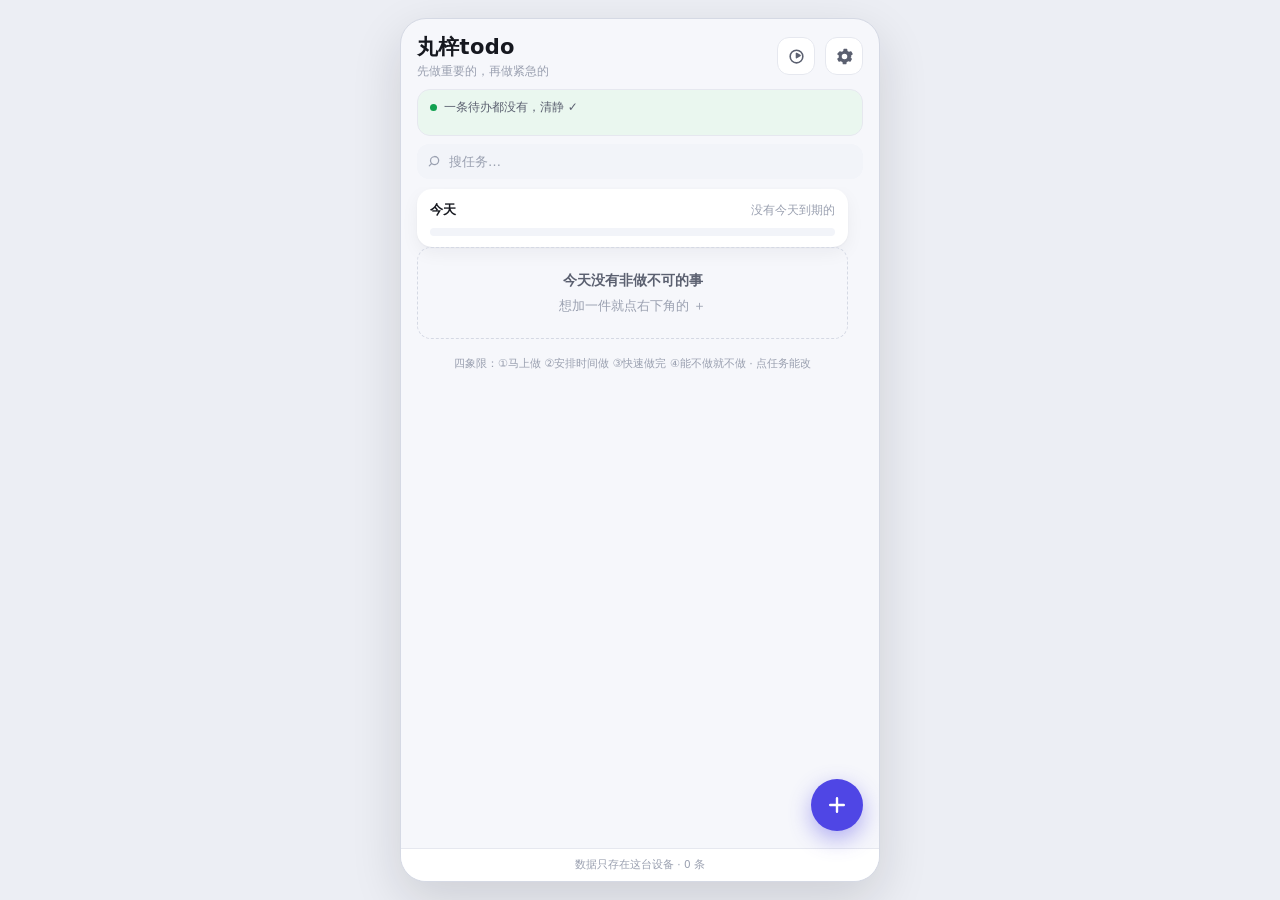
<file: index.html>
<!DOCTYPE html>
<html lang="zh-CN" data-theme="clean">
<head>
<meta charset="utf-8">
<meta name="viewport" content="width=device-width, initial-scale=1, viewport-fit=cover">
<title>丸梓todo</title>
<!-- 单文件版：CSS / JS / 图标都已内联，可以单独发给别人 -->
<meta name="description" content="按四象限排的待办清单，纯本地存储，离线可用。">
<meta name="apple-mobile-web-app-capable" content="yes">
<meta name="mobile-web-app-capable" content="yes">
<meta name="apple-mobile-web-app-status-bar-style" content="default">
<meta name="apple-mobile-web-app-title" content="丸梓todo">
<meta name="theme-color" content="#f6f7fb">
<link rel="apple-touch-icon" href="[data-uri]">
<link rel="icon" href="[data-uri]">
<style>
/* ===========================================================================
 * style.css —— 丸梓todo
 *
 * 三套配色（清爽 / 纸感 / 暗夜），全部靠 html[data-theme] 上的 CSS 变量切换。
 *
 * 布局要点：
 *   .phone 撑满视口（100dvh），.pane 是唯一可滚动的区域，
 *   底部按钮和表头固定不动 —— 手机上滚动时不会把"加一条"滚没。
 *
 * 踩过的坑（照抄课表项目，别再踩）：
 *   1. [hidden] 必须写 !important。否则 .sheet{display:flex} 这类作者样式会盖掉
 *      浏览器默认的 display:none，弹层就关不掉了。
 *   2. 四象限的颜色【不要】染满整张卡。整卡染色的清单在手机上看三屏就晕；
 *      用左边框 + 小色点表示象限，正文保持中性色。
 *   3. 次级文字不要用固定的 --ink-2/--ink-3。在有色底（比如紧急卡）上要用
 *      color-mix 现算，否则暗夜主题会出现浅字压浅底。
 * ===========================================================================
 */

* { box-sizing: border-box; }
[hidden] { display: none !important; }

html, body {
  margin: 0;
  padding: 0;
  height: 100%;
}

/* 字体栈放在变量里，方便以后换。
   注意：`font-family` 不能写成 var(--某变量) 而那个变量又不存在 ——
   那会让整条声明失效，浏览器退回默认字体（中文可能是宋体），看起来像"样式没生效"。
   之前这里就是 var(--font-ui) 而 --font-ui 从来没定义过。 */
:root {
  --font-ui: -apple-system, BlinkMacSystemFont, "SF Pro SC", "PingFang SC",
             "Hiragino Sans GB", "Microsoft YaHei", "Noto Sans SC", "Source Han Sans SC",
             system-ui, "Segoe UI", Roboto, sans-serif;
}

body {
  background: var(--page-bg);
  color: var(--ink);
  font-family: var(--font-ui);
  -webkit-text-size-adjust: 100%;
  -webkit-tap-highlight-color: transparent;
  overscroll-behavior-y: none;
  display: flex;
  justify-content: center;
}

/* ============================== 三套配色 ============================== */

/* ① 清爽 —— 白底大留白，一个深靛蓝重点色 */
html[data-theme="clean"] {
  --page-bg: #eceef4;
  --app-bg: #f6f7fb;
  --card: #ffffff;
  --card-2: #f2f4f9;
  --ink: #16181f;
  --ink-2: #5b6070;
  --ink-3: #9aa0b0;
  --line: #e6e8ef;
  --line-2: #d5d9e4;
  --accent: #4f46e5;
  --accent-soft: #eceafe;
  --accent-ink: #ffffff;
  --q1: #e5484d;
  --q2: #2f7df6;
  --q3: #e08a00;
  --q4: #8b93a7;
  --good: #12a150;
  --now-bg: #fff5f5;
  --shadow: 0 1px 2px rgba(20, 22, 30, .04), 0 6px 18px rgba(20, 22, 30, .05);
  --shadow-app: 0 18px 50px rgba(20, 22, 30, .14);
  --theme-color: #f6f7fb;
}

/* ② 纸感 —— 米色底，像一本笔记本 */
html[data-theme="paper"] {
  --page-bg: #e7ded1;
  --app-bg: #fbf6ee;
  --card: #fffdf8;
  --card-2: #f3ece1;
  --ink: #2f2a25;
  --ink-2: #6b6156;
  --ink-3: #a2978a;
  --line: #ece2d4;
  --line-2: #dbcfbc;
  --accent: #b4553a;
  --accent-soft: #f7e6df;
  --accent-ink: #fff8f4;
  --q1: #c2453c;
  --q2: #3a6ea5;
  --q3: #b8811f;
  --q4: #8d8578;
  --good: #4a7c4e;
  --now-bg: #fdf0ea;
  --shadow: 0 1px 2px rgba(90, 70, 40, .05), 0 6px 16px rgba(90, 70, 40, .06);
  --shadow-app: 0 18px 50px rgba(90, 70, 40, .18);
  --theme-color: #fbf6ee;
}

/* ③ 暗夜 —— 深色，晚上看不刺眼。象限色要提亮，否则在深底上发闷。 */
html[data-theme="night"] {
  --page-bg: #07080c;
  --app-bg: #101218;
  --card: #181b23;
  --card-2: #1f232d;
  --ink: #eef1f8;
  --ink-2: #a8afbf;
  --ink-3: #6c7386;
  --line: #262b36;
  --line-2: #333947;
  --accent: #7c74ff;
  --accent-soft: #23214a;
  --accent-ink: #ffffff;
  --q1: #ff6b6f;
  --q2: #5aa2ff;
  --q3: #ffb340;
  --q4: #7b8398;
  --good: #35c46a;
  --now-bg: #2a1d20;
  --shadow: 0 1px 2px rgba(0, 0, 0, .3), 0 8px 20px rgba(0, 0, 0, .25);
  --shadow-app: 0 18px 50px rgba(0, 0, 0, .6);
  --theme-color: #101218;
}

/* ================================ 骨架 ================================ */

.phone {
  position: relative;
  width: 100%;
  max-width: 480px;
  height: 100dvh;
  background: var(--app-bg);
  display: flex;
  flex-direction: column;
  overflow: hidden;
  padding-top: env(safe-area-inset-top);
}

@media (min-width: 560px) and (min-height: 620px) {
  body { align-items: center; padding: 18px 0; }
  .phone {
    height: min(880px, calc(100dvh - 36px));
    border-radius: 26px;
    box-shadow: var(--shadow-app);
    border: 1px solid var(--line-2);
  }
}

/* 存不下数据的警告条 */
.warn {
  position: fixed;
  left: 0; right: 0; top: 0;
  z-index: 90;
  padding: calc(env(safe-area-inset-top) + 8px) 14px 8px;
  background: #b4232a;
  color: #fff;
  font-size: 12.5px;
  line-height: 1.5;
  text-align: center;
}
.warn b { margin-right: 6px; }

/* ================================ 表头 ================================ */

.hd {
  flex: 0 0 auto;
  display: flex;
  align-items: center;
  gap: 10px;
  padding: 14px 16px 10px;
}
.hd-l { flex: 1 1 auto; min-width: 0; }
.hd h1 {
  margin: 0;
  font-size: 21px;
  font-weight: 700;
  letter-spacing: .3px;
}
.hd-sub {
  margin: 3px 0 0;
  font-size: 11.5px;
  color: var(--ink-3);
  white-space: nowrap;
  overflow: hidden;
  text-overflow: ellipsis;
}
.icon-btn {
  flex: 0 0 auto;
  width: 38px; height: 38px;
  display: grid;
  place-items: center;
  border: 1px solid var(--line);
  border-radius: 12px;
  background: var(--card);
  color: var(--ink-2);
  cursor: pointer;
}
.icon-btn:active { transform: scale(.96); }
/* 正在计时：图标按钮点起来（呼吸式），一眼能看出"还在走" */
.icon-btn.is-timing {
  background: var(--accent);
  border-color: var(--accent);
  color: #fff;
  animation: btn-pulse 2.4s ease-in-out infinite;
}
@keyframes btn-pulse {
  0%, 100% { box-shadow: 0 0 0 0 color-mix(in srgb, var(--accent) 55%, transparent); }
  50%      { box-shadow: 0 0 0 7px color-mix(in srgb, var(--accent) 0%, transparent); }
}

/* ================================ 提示条 ================================ */

.tick {
  flex: 0 0 auto;
  margin: 0 16px 8px;
  padding: 9px 12px;
  border: 1px solid var(--line);
  border-radius: 13px;
  background: var(--card);
}
.tick.is-alert { background: var(--now-bg); border-color: color-mix(in srgb, var(--q1) 34%, var(--line)); }
.tick.is-good  { background: color-mix(in srgb, var(--good) 9%, var(--card)); }
.tick-top {
  display: flex;
  align-items: center;
  gap: 7px;
  font-size: 12px;
  line-height: 1.45;
}
.tick-dot {
  flex: 0 0 auto;
  width: 7px; height: 7px;
  border-radius: 50%;
  background: var(--ink-3);
}
.tick.is-alert .tick-dot { background: var(--q1); }
.tick.is-good .tick-dot { background: var(--good); }
.tick-text {
  flex: 1 1 auto;
  min-width: 0;
  color: var(--ink-2);
  white-space: nowrap;
  overflow: hidden;
  text-overflow: ellipsis;
}
.tick-text b { color: var(--ink); font-weight: 600; }
.tick-bars {
  display: flex;
  gap: 3px;
  margin-top: 7px;
  height: 3px;
}
.tick-bars i {
  flex: 1 1 0;
  border-radius: 2px;
  background: var(--line-2);
}
.tick-bars i.on { background: var(--accent); }
.tick.is-alert .tick-bars i.on { background: var(--q1); }

/* ================================ 搜索 ================================ */

.search {
  flex: 0 0 auto;
  position: relative;
  margin: 0 16px 8px;
  display: flex;
  align-items: center;
}
.search-ico {
  position: absolute;
  left: 11px;
  color: var(--ink-3);
  pointer-events: none;
}
.search-in {
  width: 100%;
  padding: 9px 30px 9px 31px;
  font: inherit;
  font-size: 13px;
  color: var(--ink);
  background: var(--card-2);
  border: 1px solid transparent;
  border-radius: 12px;
  outline: none;
  -webkit-appearance: none;
  appearance: none;
}
.search-in::placeholder { color: var(--ink-3); }
.search-in:focus { border-color: var(--accent); background: var(--card); }
.search-x {
  position: absolute;
  right: 6px;
  width: 26px; height: 26px;
  display: grid;
  place-items: center;
  border: 0;
  border-radius: 50%;
  background: transparent;
  color: var(--ink-3);
  font-size: 17px;
  line-height: 1;
  cursor: pointer;
}

/* ============================== 可滚动区 ============================== */

.pane {
  flex: 1 1 auto;
  min-height: 0;
  overflow-y: auto;
  overflow-x: hidden;
  -webkit-overflow-scrolling: touch;
  overscroll-behavior: contain;
  scrollbar-gutter: stable;
}
.pane-inner, #paneInner {
  padding: 2px 16px 20px;
}

.sec { margin-bottom: 16px; }
.sec-h {
  display: flex;
  align-items: baseline;
  gap: 6px;
  margin: 0 0 8px;
  font-size: 12.5px;
  font-weight: 600;
  color: var(--ink-2);
  letter-spacing: .2px;
}
.sec-n {
  font-size: 11px;
  font-weight: 400;
  color: var(--ink-3);
}
.sec-h-btn {
  cursor: pointer;
  justify-content: space-between;
  padding: 4px 0;
}
.sec-tri { font-size: 11px; color: var(--ink-3); }

.hint {
  margin: 4px 0 0;
  font-size: 11px;
  line-height: 1.6;
  color: var(--ink-3);
  text-align: center;
}

/* ============================== 今天这一屏 ============================== */
/* 第一屏回答"我现在要碰什么"。上面一条进度，下面按"欠着的 / 今天 / 明天 /
   这周 / 没定时间"分组 —— 比四象限更像一张待办便条。 */

.tbar {
  padding: 12px 13px 11px;
  border-radius: 15px;
  background: var(--card);
  box-shadow: var(--shadow);
}

.tbar-top {
  display: flex;
  align-items: baseline;
  justify-content: space-between;
  gap: 8px;
}

.tbar-l {
  font-size: 13px;
  font-weight: 700;
  color: var(--ink);
}

.tbar-n {
  font-size: 11.5px;
  font-variant-numeric: tabular-nums;
  color: var(--ink-3);
}

.tbar-track {
  margin-top: 9px;
  height: 8px;
  border-radius: 999px;
  background: var(--card-2);
  overflow: hidden;
}

.tbar-fill {
  display: block;
  width: 0;
  height: 100%;
  border-radius: 999px;
  background: linear-gradient(90deg, var(--accent), color-mix(in srgb, var(--accent) 55%, var(--q4)));
  /* 宽度变化走 transition —— 勾掉一件事时看着那条进度涨上去，比瞬间跳有意思 */
  transition: width .45s cubic-bezier(.22, .68, .32, 1);
}

.tbar-quote {
  margin: 8px 0 0;
  font-size: 11.5px;
  line-height: 1.5;
  color: var(--ink-2);
}
.tbar-quote:empty { display: none; }

/* 今天清空了才出现的结算条 */
.settle {
  display: flex;
  flex-direction: column;
  gap: 3px;
  margin-top: 10px;
  padding: 12px 13px;
  border-radius: 15px;
  background: color-mix(in srgb, var(--good) 12%, var(--card));
  border: 1px solid color-mix(in srgb, var(--good) 32%, transparent);
}
.settle-t { font-size: 12.5px; font-weight: 700; color: color-mix(in srgb, var(--good) 82%, var(--ink)); }
.settle-s { font-size: 11.5px; line-height: 1.5; color: color-mix(in srgb, var(--good) 55%, var(--ink)); }

/* 分组标题：比四象限的标题轻，像便条上的小标 */
.tgroup { margin-top: 16px; }
.tgroup-h {
  display: flex;
  align-items: baseline;
  gap: 7px;
  margin: 0 2px 7px;
}
.tgroup-t { font-size: 12px; font-weight: 700; color: var(--ink-2); }
.tgroup-tip { font-size: 10.5px; color: var(--ink-3); }
.tgroup-n {
  margin-left: auto;
  font-size: 10.5px;
  font-variant-numeric: tabular-nums;
  color: var(--ink-3);
}

/* 勾掉时飘上来的那句话 */
.cheer {
  position: fixed;
  left: 50%;
  bottom: calc(88px + env(safe-area-inset-bottom));
  z-index: 60;
  max-width: min(320px, 84vw);
  padding: 9px 15px;
  border-radius: 999px;
  background: var(--ink);
  color: var(--card);
  font-size: 13px;
  font-weight: 600;
  text-align: center;
  pointer-events: none;
  opacity: 0;
  transform: translate(-50%, 6px) scale(.98);
}
.cheer.is-pop {
  animation: cheer-pop 1.5s cubic-bezier(.22, .68, .32, 1) forwards;
}
@keyframes cheer-pop {
  0%   { opacity: 0; transform: translate(-50%, 10px) scale(.96); }
  14%  { opacity: 1; transform: translate(-50%, 0) scale(1); }
  72%  { opacity: 1; transform: translate(-50%, 0) scale(1); }
  100% { opacity: 0; transform: translate(-50%, -10px) scale(1); }
}
/* 勾掉那一刻，勾勾自己弹一下 —— "爽感"大半来自这一下 */
.tk-check.is-pop { animation: check-pop .42s cubic-bezier(.22, .68, .32, 1); }
@keyframes check-pop {
  0%   { transform: scale(1); }
  38%  { transform: scale(1.28); }
  100% { transform: scale(1); }
}
@media (prefers-reduced-motion: reduce) {
  .cheer.is-pop, .tk-check.is-pop { animation: none; }
  .cheer.is-pop { opacity: 1; transform: translate(-50%, 0); }
  .tbar-fill { transition: none; }
}

/* ============================ 最近要交的 ============================ */

.soon {
  display: flex;
  gap: 8px;
  overflow-x: auto;
  padding-bottom: 2px;
  scrollbar-width: none;
}
.soon::-webkit-scrollbar { display: none; }
.soon-card {
  flex: 0 0 auto;
  width: 146px;
  padding: 9px 10px;
  border: 1px solid var(--line);
  border-left: 3px solid var(--q4);
  border-radius: 12px;
  background: var(--card);
  cursor: pointer;
  text-align: left;
}
.soon-card.t-overdue { border-left-color: var(--q1); }
.soon-card.t-today   { border-left-color: var(--q1); }
.soon-card.t-tomorrow{ border-left-color: var(--q3); }
.soon-card.t-urgent  { border-left-color: var(--q3); }
.soon-card.t-week    { border-left-color: var(--q2); }
.soon-t {
  display: block;
  font-size: 12.5px;
  font-weight: 600;
  line-height: 1.35;
  overflow: hidden;
  display: -webkit-box;
  -webkit-line-clamp: 2;
  -webkit-box-orient: vertical;
}
.soon-w {
  display: block;
  margin-top: 5px;
  font-size: 10.5px;
  color: var(--ink-3);
}
.soon-card.t-overdue .soon-w,
.soon-card.t-today .soon-w { color: var(--q1); font-weight: 600; }
.soon-card.t-tomorrow .soon-w,
.soon-card.t-urgent .soon-w { color: var(--q3); font-weight: 600; }

/* ============================== 四象限 ============================== */

.quad { margin-bottom: 12px; }
.quad-h {
  display: flex;
  align-items: center;
  gap: 7px;
  margin: 0 0 7px;
  font-size: 12px;
  font-weight: 600;
  color: var(--ink-2);
}
.quad-no {
  flex: 0 0 auto;
  width: 17px; height: 17px;
  display: grid;
  place-items: center;
  border-radius: 5px;
  font-size: 10.5px;
  font-weight: 700;
  color: #fff;
  background: var(--q4);
}
.quad.q1 .quad-no { background: var(--q1); }
.quad.q2 .quad-no { background: var(--q2); }
.quad.q3 .quad-no { background: var(--q3); }
.quad.q4 .quad-no { background: var(--q4); }
.quad-t { flex: 0 0 auto; }
.quad-help { flex: 1 1 auto; min-width: 0; font-size: 10.5px; font-weight: 400; color: var(--ink-3); }
.quad-n { flex: 0 0 auto; font-size: 10.5px; font-weight: 400; color: var(--ink-3); }
.quad-body { display: flex; flex-direction: column; gap: 7px; }
.quad-empty {
  padding: 11px 12px;
  border: 1px dashed var(--line-2);
  border-radius: 12px;
  font-size: 11.5px;
  color: var(--ink-3);
  text-align: center;
}

/* ============================== 任务条 ============================== */

.tk {
  position: relative;
  display: flex;
  align-items: stretch;
  gap: 9px;
  padding: 10px 11px 10px 9px;
  border: 1px solid var(--line);
  border-left: 3px solid var(--tk-tone, var(--q4));
  border-radius: 13px;
  background: var(--card);
  cursor: pointer;
  transition: opacity .15s;
}
.tk.q1 { --tk-tone: var(--q1); }
.tk.q2 { --tk-tone: var(--q2); }
.tk.q3 { --tk-tone: var(--q3); }
.tk.q4 { --tk-tone: var(--q4); }
.tk.is-overdue {
  background: color-mix(in srgb, var(--q1) 7%, var(--card));
}
.tk.is-done { opacity: .55; }
.tk.is-done .tk-t { text-decoration: line-through; }

.tk-check {
  flex: 0 0 auto;
  width: 22px; height: 22px;
  margin-top: 1px;
  display: grid;
  place-items: center;
  border: 1.6px solid var(--line-2);
  border-radius: 50%;
  background: transparent;
  color: transparent;
  cursor: pointer;
}
.tk-check:active { transform: scale(.9); }
.tk-check.on {
  background: var(--good);
  border-color: var(--good);
  color: #fff;
}
.tk-check svg { width: 12px; height: 12px; }

.tk-main { flex: 1 1 auto; min-width: 0; }
.tk-t {
  display: block;
  font-size: 14px;
  font-weight: 600;
  line-height: 1.4;
  word-break: break-word;
}
.tk-star { color: var(--q3); font-size: 11px; margin-left: 3px; }
.tk-note {
  margin: 3px 0 0;
  font-size: 11.5px;
  line-height: 1.5;
  color: var(--ink-2);
  overflow: hidden;
  display: -webkit-box;
  -webkit-line-clamp: 2;
  -webkit-box-orient: vertical;
}
.tk-meta {
  display: flex;
  align-items: center;
  flex-wrap: wrap;
  gap: 6px;
  margin-top: 5px;
  font-size: 10.5px;
  color: var(--ink-3);
}
.tk-when { display: inline-flex; align-items: center; gap: 3px; }
.tk-when.t-overdue { color: var(--q1); font-weight: 600; }
.tk-when.t-today   { color: var(--q1); font-weight: 600; }
.tk-when.t-tomorrow,
.tk-when.t-urgent  { color: var(--q3); font-weight: 600; }
.tk-when.t-week    { color: var(--q2); }
.tk-rep {
  padding: 1px 5px;
  border-radius: 5px;
  background: var(--card-2);
  color: var(--ink-2);
}
.tk-done-when { color: var(--good); }

/* 任务行上的"这件事花过多久" */
.tk-time {
  display: inline-flex;
  align-items: center;
  gap: 3px;
  padding: 1px 5px;
  border-radius: 5px;
  background: color-mix(in srgb, var(--accent) 10%, var(--card));
  color: color-mix(in srgb, var(--accent) 82%, var(--ink));
  font-variant-numeric: tabular-nums;
}
.tk-time.is-running {
  background: var(--accent);
  color: #fff;
  animation: time-blink 2s ease-in-out infinite;
}
@keyframes time-blink {
  0%, 100% { opacity: 1; }
  50%      { opacity: .62; }
}

/* ============================== 日常打卡 ============================== */

.habit {
  display: flex;
  align-items: center;
  gap: 10px;
  padding: 10px 11px;
  margin-bottom: 7px;
  border: 1px solid var(--line);
  border-left: 3px solid var(--good);
  border-radius: 13px;
  background: var(--card);
  cursor: pointer;
}
.habit.is-on {
  background: color-mix(in srgb, var(--good) 8%, var(--card));
  border-left-color: var(--good);
}
.habit.is-on .habit-t { text-decoration: line-through; opacity: .65; }
.habit-main { flex: 1 1 auto; min-width: 0; }
.habit-t {
  display: block;
  font-size: 13.5px;
  font-weight: 600;
  line-height: 1.4;
  word-break: break-word;
}
.habit-meta {
  display: flex;
  align-items: center;
  flex-wrap: wrap;
  gap: 6px;
  margin-top: 3px;
  font-size: 10.5px;
  color: var(--ink-3);
}
.habit-streak {
  flex: 0 0 auto;
  text-align: right;
  font-size: 10.5px;
  color: var(--ink-3);
  line-height: 1.35;
}
.habit-streak b {
  display: block;
  font-size: 15px;
  font-weight: 700;
  color: var(--good);
}
/* 打卡行上那个「⋯」：给一条能改/能删的路（原来点哪都只是打卡） */
.habit-more {
  flex: 0 0 auto;
  width: 30px; height: 30px;
  margin-left: 1px;
  display: grid;
  place-items: center;
  border: 0;
  border-radius: 9px;
  background: transparent;
  color: var(--ink-3);
  font-size: 16px;
  font-weight: 700;
  line-height: 1;
  letter-spacing: 1px;
  cursor: pointer;
}
.habit-more:hover,
.habit-more:active { background: var(--card-2); color: var(--ink); }

/* 小热力图 */
.heat {
  margin-top: 10px;
  padding: 10px 11px 11px;
  border: 1px solid var(--line);
  border-radius: 13px;
  background: var(--card);
}
.heat-head {
  display: flex;
  align-items: center;
  justify-content: space-between;
  margin-bottom: 8px;
  font-size: 10.5px;
  color: var(--ink-3);
}
.heat-legend { display: inline-flex; align-items: center; gap: 3px; }
.heat-grid {
  display: grid;
  grid-auto-flow: column;
  grid-template-rows: repeat(7, 1fr);
  gap: 2.5px;
  justify-content: space-between;
}
.heat-cell {
  width: 100%;
  aspect-ratio: 1 / 1;
  border-radius: 2.5px;
  background: var(--card-2);
}
.heat-cell.due { background: color-mix(in srgb, var(--good) 16%, var(--card-2)); }
.heat-cell.lv1 { background: color-mix(in srgb, var(--good) 52%, var(--card-2)); }
.heat-cell.lv2 { background: var(--good); }
/* 时长热力：在"打过卡"这个底子上，按当天累计分钟再压深一层。
   用户要的是"热力图按分钟上色"，但完全按分钟重做会把"哪天打过卡"这个
   信息弄丢 —— 所以是叠加，不是替换。 */
.heat-cell.t1 { filter: brightness(.9); }
.heat-cell.t2 { filter: brightness(.8) saturate(1.15); }
.heat-cell.t3 { filter: brightness(.7) saturate(1.3); }
.heat-cell.t4 { filter: brightness(.6) saturate(1.45); }
.heat-cell.future { opacity: .4; }
.heat-legend .heat-cell { width: 9px; aspect-ratio: auto; height: 9px; }

/* 空态 */
.empty {
  padding: 22px 16px;
  border: 1px dashed var(--line-2);
  border-radius: 14px;
  font-size: 12.5px;
  line-height: 1.6;
  color: var(--ink-3);
  text-align: center;
}
.empty b { display: block; margin-bottom: 4px; color: var(--ink-2); font-size: 13.5px; }

/* ============================== 加一条 ============================== */

.fab {
  position: absolute;
  right: 16px;
  bottom: calc(50px + env(safe-area-inset-bottom));
  width: 52px; height: 52px;
  display: grid;
  place-items: center;
  border: 0;
  border-radius: 50%;
  background: var(--accent);
  color: var(--accent-ink);
  box-shadow: 0 8px 22px color-mix(in srgb, var(--accent) 42%, transparent);
  cursor: pointer;
  z-index: 30;
}
.fab:active { transform: scale(.94); }

.ft {
  flex: 0 0 auto;
  padding: 9px 16px calc(9px + env(safe-area-inset-bottom));
  border-top: 1px solid var(--line);
  background: var(--card);
  font-size: 10.5px;
  color: var(--ink-3);
  text-align: center;
  white-space: nowrap;
  overflow: hidden;
  text-overflow: ellipsis;
}

/* ============================== 弹层通用 ============================== */

.mask {
  position: fixed;
  inset: 0;
  z-index: 50;
  background: rgba(12, 14, 20, .42);
  backdrop-filter: blur(2px);
  -webkit-backdrop-filter: blur(2px);
}

.sheet {
  position: fixed;
  left: 0; right: 0; bottom: 0;
  z-index: 60;
  display: flex;
  flex-direction: column;
  max-height: min(88dvh, 760px);
  background: var(--app-bg);
  border-radius: 22px 22px 0 0;
  box-shadow: 0 -10px 40px rgba(10, 12, 20, .22);
  animation: sheet-up .22s ease-out;
}
@media (min-width: 560px) and (min-height: 620px) {
  .sheet {
    left: 50%;
    right: auto;
    width: min(480px, calc(100vw - 36px));
    transform: translateX(-50%);
    bottom: calc(50dvh - min(440px, calc(50dvh - 18px)));
    border-radius: 22px;
  }
}
@keyframes sheet-up {
  from { transform: translateY(16px); opacity: .4; }
  to   { transform: translateY(0);    opacity: 1; }
}
.sheet-grip {
  flex: 0 0 auto;
  width: 38px; height: 4px;
  margin: 8px auto 0;
  border-radius: 3px;
  background: var(--line-2);
}
.sheet-body {
  flex: 1 1 auto;
  min-height: 0;
  overflow-y: auto;
  padding: 10px 16px calc(16px + env(safe-area-inset-bottom));
}
.sheet-head {
  display: flex;
  align-items: center;
  justify-content: space-between;
  margin-bottom: 12px;
}
.sheet-head h2 { margin: 0; font-size: 16.5px; font-weight: 700; }
.x-btn {
  width: 30px; height: 30px;
  display: grid;
  place-items: center;
  border: 0;
  border-radius: 50%;
  background: var(--card-2);
  color: var(--ink-2);
  font-size: 19px;
  line-height: 1;
  cursor: pointer;
}

/* ============================== 表单 ============================== */

.fld { margin-bottom: 15px; }
.fld-l {
  display: block;
  margin-bottom: 6px;
  font-size: 12px;
  font-weight: 600;
  color: var(--ink-2);
}
.fld-note {
  margin: 6px 0 0;
  font-size: 10.5px;
  line-height: 1.55;
  color: var(--ink-3);
}
.fld-note.is-warn { color: var(--q1); }
.fld-msg {
  margin: 8px 0 0;
  padding: 8px 10px;
  border-radius: 9px;
  font-size: 11.5px;
  line-height: 1.55;
}
.fld-msg.is-good { background: color-mix(in srgb, var(--good) 12%, var(--card)); color: color-mix(in srgb, var(--good) 78%, var(--ink)); }
.fld-msg.is-bad  { background: color-mix(in srgb, var(--q1) 12%, var(--card));   color: color-mix(in srgb, var(--q1) 78%, var(--ink)); }
.fld-err {
  margin: 0 0 12px;
  font-size: 11.5px;
  color: var(--q1);
}

/* 设置里的开关行（勾掉时弹鼓励） */
.sw-row {
  display: flex;
  align-items: center;
  gap: 8px;
  margin-top: 10px;
  font-size: 12.5px;
  color: var(--ink-2);
  cursor: pointer;
}
.sw-row input { width: 17px; height: 17px; accent-color: var(--accent); margin: 0; }

.in {
  width: 100%;
  padding: 10px 11px;
  font: inherit;
  font-size: 14px;
  color: var(--ink);
  background: var(--card);
  border: 1px solid var(--line-2);
  border-radius: 11px;
  outline: none;
  -webkit-appearance: none;
  appearance: none;
}
.in:focus { border-color: var(--accent); }
.in::placeholder { color: var(--ink-3); }
.in-area { font-size: 13px; line-height: 1.55; resize: vertical; min-height: 46px; }
.in-date, .in-time { font-size: 13px; }
.in-num { width: 68px; text-align: center; }

.dl-row {
  display: grid;
  grid-template-columns: 1.5fr 1fr;
  gap: 8px;
  margin-top: 8px;
}
.every-row {
  display: flex;
  align-items: center;
  gap: 8px;
  margin-top: 8px;
  font-size: 12px;
  color: var(--ink-2);
}

.chips {
  display: flex;
  flex-wrap: wrap;
  gap: 7px;
}
.chip {
  padding: 7px 12px;
  font: inherit;
  font-size: 12.5px;
  color: var(--ink-2);
  background: var(--card);
  border: 1px solid var(--line-2);
  border-radius: 999px;
  cursor: pointer;
}
.chip.is-on {
  background: var(--accent);
  border-color: var(--accent);
  color: var(--accent-ink);
  font-weight: 600;
}
.chip:active { transform: scale(.97); }

.wk-days {
  display: flex;
  gap: 6px;
  margin-top: 9px;
}
.dw {
  flex: 1 1 0;
  height: 34px;
  font: inherit;
  font-size: 12.5px;
  color: var(--ink-2);
  background: var(--card);
  border: 1px solid var(--line-2);
  border-radius: 9px;
  cursor: pointer;
}
.dw.is-on {
  background: var(--accent);
  border-color: var(--accent);
  color: var(--accent-ink);
  font-weight: 600;
}

.btn-row {
  display: flex;
  flex-wrap: wrap;
  gap: 8px;
  margin-bottom: 8px;
}
.btn-row-end { margin: 4px 0 0; }
.btn {
  flex: 1 1 auto;
  min-width: 88px;
  padding: 11px 14px;
  font: inherit;
  font-size: 13.5px;
  font-weight: 600;
  border: 1px solid transparent;
  border-radius: 12px;
  cursor: pointer;
}
.btn:active { transform: scale(.98); }
.btn-primary { background: var(--accent); color: var(--accent-ink); }
.btn-soft {
  background: var(--card);
  border-color: var(--line-2);
  color: var(--ink);
}
.btn-danger {
  background: color-mix(in srgb, var(--q1) 11%, var(--card));
  border-color: color-mix(in srgb, var(--q1) 30%, var(--line-2));
  color: var(--q1);
}
.sheet-foot {
  display: flex;
  flex-wrap: wrap;
  gap: 8px;
  margin-top: 6px;
}

/* 图例 */
.legend {
  display: flex;
  flex-direction: column;
  gap: 6px;
}
.lg {
  display: flex;
  align-items: center;
  gap: 7px;
  font-size: 11.5px;
  color: var(--ink-2);
}
.lg i {
  flex: 0 0 auto;
  width: 12px; height: 12px;
  border-radius: 4px;
  background: var(--q4);
}
.lg.q1 i { background: var(--q1); }
.lg.q2 i { background: var(--q2); }
.lg.q3 i { background: var(--q3); }
.lg.q4 i { background: var(--q4); }
.lg span.lg-help { color: var(--ink-3); }

/* 已完成 */
.done-item {
  display: flex;
  align-items: center;
  gap: 9px;
  padding: 8px 10px;
  border: 1px solid var(--line);
  border-radius: 11px;
  background: var(--card);
  margin-bottom: 6px;
}
.done-item .tk-check { width: 20px; height: 20px; }
.done-item-main { flex: 1 1 auto; min-width: 0; }
.done-t {
  font-size: 12.5px;
  color: var(--ink-2);
  text-decoration: line-through;
  word-break: break-word;
}
.done-meta { margin-top: 2px; font-size: 10px; color: var(--ink-3); }

/* 搜索结果里命中的字 */
mark {
  background: color-mix(in srgb, var(--accent) 22%, transparent);
  color: inherit;
  border-radius: 3px;
  padding: 0 1px;
}

/* ============================== 计时 / 专注 ============================== */
/* 整屏盖住。开的时候别的什么都看不见，只有这一件事和一个大数字。 */

.focus {
  position: fixed;
  inset: 0;
  z-index: 70;
  display: flex;
  flex-direction: column;
  padding: calc(14px + env(safe-area-inset-top)) 20px calc(22px + env(safe-area-inset-bottom));
  background: var(--app-bg);
}

.focus-top {
  display: flex;
  align-items: center;
  justify-content: space-between;
  flex: 0 0 auto;
}
.focus-x { margin-left: -6px; }
.focus-kicker {
  font-size: 11.5px;
  letter-spacing: .08em;
  color: var(--ink-3);
}

.focus-main {
  flex: 1 1 auto;
  display: flex;
  flex-direction: column;
  align-items: center;
  justify-content: center;
  gap: 10px;
  text-align: center;
  min-height: 0;
}
.focus-task {
  margin: 0;
  max-width: 100%;
  font-size: 17px;
  font-weight: 700;
  line-height: 1.45;
  color: var(--ink);
  word-break: break-word;
}
.focus-elapsed {
  margin: 4px 0 0;
  font-size: 62px;
  font-weight: 300;
  line-height: 1;
  letter-spacing: .02em;
  font-variant-numeric: tabular-nums;
  color: var(--ink);
}
.focus-hint {
  margin: 6px 0 0;
  font-size: 11.5px;
  line-height: 1.6;
  color: var(--ink-3);
}

.focus-foot {
  flex: 0 0 auto;
  display: flex;
  flex-direction: column;
  gap: 12px;
  align-items: center;
}
.focus-stop {
  width: 100%;
  padding: 15px;
  font-size: 15px;
  border-radius: 15px;
}
.focus-links {
  display: flex;
  gap: 8px;
}
.link-btn {
  padding: 7px 12px;
  border: 1px solid var(--line);
  border-radius: 10px;
  background: transparent;
  color: var(--ink-2);
  font: inherit;
  font-size: 12.5px;
  cursor: pointer;
}
.link-btn:active { background: var(--card-2); }

/* 选哪一件：盖在专注屏上面 */
.focus-pick {
  position: absolute;
  inset: 0;
  display: flex;
  flex-direction: column;
  gap: 10px;
  padding: calc(16px + env(safe-area-inset-top)) 18px calc(18px + env(safe-area-inset-bottom));
  background: var(--app-bg);
}
.focus-pick-h {
  margin: 0 0 4px;
  font-size: 13px;
  font-weight: 700;
  color: var(--ink-2);
}
.focus-pick-list {
  flex: 1 1 auto;
  overflow-y: auto;
  -webkit-overflow-scrolling: touch;
  display: flex;
  flex-direction: column;
  gap: 7px;
}
.focus-pick-item {
  display: block;
  width: 100%;
  padding: 13px 14px;
  border: 1px solid var(--line);
  border-left: 3px solid var(--accent);
  border-radius: 12px;
  background: var(--card);
  font: inherit;
  font-size: 13.5px;
  color: var(--ink);
  text-align: left;
  cursor: pointer;
}
.focus-pick-item:active { background: var(--card-2); }
.focus-pick-item .pi-when {
  display: block;
  margin-top: 3px;
  font-size: 10.5px;
  color: var(--ink-3);
}
.focus-pick-x { flex: 0 0 auto; width: 100%; }

/* 计时记录：一条一段 */
.sk-row {
  display: flex;
  align-items: center;
  gap: 9px;
  padding: 9px 10px;
  margin-bottom: 6px;
  border: 1px solid var(--line);
  border-radius: 11px;
  background: var(--card);
}
.sk-when { flex: 1 1 auto; min-width: 0; font-size: 11.5px; color: var(--ink-2); }
.sk-when b { display: block; font-size: 10.5px; font-weight: 400; color: var(--ink-3); }
.sk-len {
  flex: 0 0 auto;
  font-size: 12px;
  font-variant-numeric: tabular-nums;
  color: color-mix(in srgb, var(--accent) 82%, var(--ink));
}
.sk-edit, .sk-del {
  flex: 0 0 auto;
  width: 28px; height: 28px;
  display: grid; place-items: center;
  border: 1px solid var(--line);
  border-radius: 8px;
  background: transparent;
  color: var(--ink-2);
  font: inherit;
  font-size: 13px;
  cursor: pointer;
}
.sk-del { color: var(--q1); }
.sk-empty {
  padding: 22px 12px;
  font-size: 12px;
  line-height: 1.7;
  color: var(--ink-3);
  text-align: center;
}

/* 打断：打卡区里"累计"那行 */
.habit-time {
  font-size: 10px;
  color: var(--ink-3);
  font-variant-numeric: tabular-nums;
}
.habit-time b {
  font-weight: 600;
  color: color-mix(in srgb, var(--accent) 78%, var(--ink));
}

/* 很窄的屏（iPhone SE 一代之类）：把次要信息收掉，别挤成两行 */
@media (max-width: 340px) {
  .hd h1 { font-size: 19px; }
  .quad-help { display: none; }
  .soon-card { width: 132px; }
  .tk { padding: 9px 9px 9px 8px; }
}
</style>
</head>
<body>

<div class="warn" id="storageWarn" hidden>
  <b>存不住！</b><span id="storageWarnText"></span>
</div>

<div class="phone">

  <header class="hd">
    <div class="hd-l">
      <h1>丸梓todo</h1>
      <p class="hd-sub" id="hdSub">先做重要的，再做紧急的</p>
    </div>
    <button class="icon-btn" id="btnTimer" type="button" aria-label="计时">
      <svg viewBox="0 0 24 24" width="19" height="19" aria-hidden="true"><path d="M12 3a9 9 0 1 1 0 18 9 9 0 0 1 0-18Zm0 2a7 7 0 1 0 0 14 7 7 0 0 0 0-14Zm-1 3.2a1 1 0 0 1 1.5-.87l4.4 2.6a1 1 0 0 1 0 1.73l-4.4 2.6A1 1 0 0 1 11 13.4V8.2Z" fill="currentColor"/></svg>
    </button>
    <button class="icon-btn" id="btnSheet" type="button" aria-label="设置">
      <svg viewBox="0 0 24 24" width="19" height="19" aria-hidden="true"><path d="M12 15.5a3.5 3.5 0 1 1 0-7 3.5 3.5 0 0 1 0 7Zm8.4-2.3.1-1.2-.1-1.2 1.7-1.3a.8.8 0 0 0 .2-1l-1.6-2.8a.8.8 0 0 0-.9-.4l-2 .8a8.6 8.6 0 0 0-2-1.2l-.3-2.1a.8.8 0 0 0-.8-.7h-3.2a.8.8 0 0 0-.8.7l-.3 2.1c-.7.3-1.4.7-2 1.2l-2-.8a.8.8 0 0 0-.9.4L2.9 8.5a.8.8 0 0 0 .2 1l1.7 1.3-.1 1.2.1 1.2-1.7 1.3a.8.8 0 0 0-.2 1l1.6 2.8c.2.3.5.5.9.4l2-.8c.6.5 1.3.9 2 1.2l.3 2.1c0 .4.4.7.8.7h3.2c.4 0 .7-.3.8-.7l.3-2.1c.7-.3 1.4-.7 2-1.2l2 .8c.4.1.7 0 .9-.4l1.6-2.8a.8.8 0 0 0-.2-1l-1.7-1.3Z" fill="currentColor"/></svg>
    </button>
  </header>

  <div class="tick" id="tick">
    <div class="tick-top">
      <span class="tick-dot" id="tickDot"></span>
      <span class="tick-text" id="tickText">—</span>
    </div>
    <div class="tick-bars" id="tickBars"></div>
  </div>

  <div class="search">
    <svg class="search-ico" viewBox="0 0 24 24" width="15" height="15" aria-hidden="true"><path d="M10.5 3a7.5 7.5 0 1 1-4.6 13.4l-3.2 3.2a1 1 0 0 1-1.4-1.4l3.2-3.2A7.5 7.5 0 0 1 10.5 3Zm0 2a5.5 5.5 0 1 0 0 11 5.5 5.5 0 0 0 0-11Z" fill="currentColor"/></svg>
    <input class="search-in" id="searchIn" type="search" placeholder="搜任务…" autocomplete="off" enterkeyhint="search">
    <button class="search-x" id="searchX" type="button" aria-label="清空搜索" hidden>×</button>
  </div>

  <main class="pane" id="pane">
    <div id="paneInner">

      <section class="sec" id="secToday">
        <div class="tbar" id="todayBar">
          <div class="tbar-top">
            <span class="tbar-l" id="todayBarL">今天</span>
            <span class="tbar-n" id="todayBarN"></span>
          </div>
          <div class="tbar-track"><i class="tbar-fill" id="todayBarFill"></i></div>
          <p class="tbar-quote" id="todayQuote"></p>
        </div>
        <div id="today"></div>
        <div class="settle" id="settle" hidden>
          <span class="settle-t">今天的都清完了</span>
          <span class="settle-s" id="settleS"></span>
        </div>
      </section>

      <section class="sec" id="secSoon" hidden>
        <h2 class="sec-h">
          <span>最近要交的</span>
          <span class="sec-n" id="soonN"></span>
        </h2>
        <div class="soon" id="soon"></div>
      </section>

      <section class="sec" id="secHabit" hidden>
        <h2 class="sec-h">
          <span>日常打卡</span>
          <span class="sec-n" id="habitN"></span>
        </h2>
        <div id="habits"></div>
        <div class="heat" id="heatWrap">
          <div class="heat-head">
            <span>最近 20 周</span>
            <span class="heat-legend">
              <i class="heat-cell lv0"></i>
              <i class="heat-cell lv1"></i>
              <i class="heat-cell lv2"></i>
              <span>少 → 多</span>
            </span>
          </div>
          <div class="heat-grid" id="heat"></div>
        </div>
      </section>

      <section class="sec" id="secQuad">
        <div id="quads"></div>
      </section>

      <section class="sec" id="secSearchResult" hidden>
        <div id="searchHits"></div>
      </section>

      <section class="sec" id="secDone" hidden>
        <h2 class="sec-h sec-h-btn" id="doneHead">
          <span>已完成 <span class="sec-n" id="doneN"></span></span>
          <span class="sec-tri" id="doneTri">▾</span>
        </h2>
        <div id="doneList" hidden></div>
      </section>

      <p class="hint" id="hint"></p>
    </div>
  </main>

  <button class="fab" id="fab" type="button" aria-label="加一条任务">
    <svg viewBox="0 0 24 24" width="24" height="24" aria-hidden="true"><path d="M12 4a1.2 1.2 0 0 1 1.2 1.2v5.6h5.6a1.2 1.2 0 0 1 0 2.4h-5.6v5.6a1.2 1.2 0 0 1-2.4 0v-5.6H5.2a1.2 1.2 0 0 1 0-2.4h5.6V5.2A1.2 1.2 0 0 1 12 4Z" fill="currentColor"/></svg>
  </button>

  <footer class="ft">
    <span>数据只存在这台设备 · <span id="ftCount">0 条</span></span>
  </footer>
</div>

<div class="mask" id="editMask" hidden></div>
<section class="sheet" id="edit" hidden aria-label="任务">
  <div class="sheet-grip"></div>
  <div class="sheet-body">
    <div class="sheet-head">
      <h2 id="edTitle">加一条</h2>
      <button class="x-btn" id="edClose" type="button" aria-label="关闭">×</button>
    </div>

    <label class="fld">
      <span class="fld-l">要做什么</span>
      <input class="in" id="edTitleIn" type="text" placeholder="例如：写 C 语言实验报告" autocomplete="off">
    </label>

    <label class="fld">
      <span class="fld-l">备注（可以不写）</span>
      <textarea class="in in-area" id="edNote" rows="2" placeholder="细节、地点、别人交代的话…"></textarea>
    </label>

    <div class="fld">
      <span class="fld-l">重要性</span>
      <div class="chips" id="edImp">
        <button class="chip" type="button" data-imp="0">不重要</button>
        <button class="chip" type="button" data-imp="1">重要</button>
      </div>
      <p class="fld-note" id="impNote">重要的排在同一天的更前面。</p>
    </div>

    <div class="fld" id="fldDeadline">
      <span class="fld-l">什么时候交</span>
      <div class="chips" id="edQuick">
        <button class="chip" type="button" data-q="none">不设</button>
        <button class="chip" type="button" data-q="today">今天</button>
        <button class="chip" type="button" data-q="tomorrow">明天</button>
        <button class="chip" type="button" data-q="week">下周日</button>
      </div>
      <div class="dl-row">
        <input class="in in-date" id="edDate" type="date">
        <input class="in in-time" id="edTime" type="time">
      </div>
      <p class="fld-note" id="dlNote">只填日期就是当天截止（不填时间不算晚）。</p>
    </div>

    <div class="fld">
      <span class="fld-l">这件事怎么重复</span>
      <div class="chips" id="edRepeat">
        <button class="chip" type="button" data-rep="none">只做一次</button>
        <button class="chip" type="button" data-rep="daily">每天</button>
        <button class="chip" type="button" data-rep="weekly">每周的几天</button>
        <button class="chip" type="button" data-rep="every">每隔几天</button>
      </div>
      <div class="wk-days" id="edDays" hidden>
        <button class="dw" type="button" data-d="1">一</button>
        <button class="dw" type="button" data-d="2">二</button>
        <button class="dw" type="button" data-d="3">三</button>
        <button class="dw" type="button" data-d="4">四</button>
        <button class="dw" type="button" data-d="5">五</button>
        <button class="dw" type="button" data-d="6">六</button>
        <button class="dw" type="button" data-d="7">日</button>
      </div>
      <div class="every-row" id="edEvery" hidden>
        <span>每隔</span>
        <input class="in in-num" id="edEveryN" type="number" min="1" max="365" step="1" value="2">
        <span>天</span>
      </div>
      <p class="fld-note" id="repNote">重复的事会进「日常打卡」，不参与四象限排序。</p>
    </div>

    <p class="fld-err" id="edErr" hidden></p>

    <div class="sheet-foot">
      <button class="btn btn-primary" id="edSave" type="button">存下来</button>
      <button class="btn btn-soft" id="edToggle" type="button" hidden>完成</button>
      <button class="btn btn-danger" id="edDel" type="button" hidden>删掉</button>
    </div>
  </div>
</section>

<div class="mask" id="setMask" hidden></div>
<section class="sheet" id="set" hidden aria-label="设置">
  <div class="sheet-grip"></div>
  <div class="sheet-body">
    <div class="sheet-head">
      <h2>设置</h2>
      <button class="x-btn" id="setClose" type="button" aria-label="关闭">×</button>
    </div>

    <div class="fld">
      <span class="fld-l">外观</span>
      <div class="chips" id="themeChips"></div>
    </div>

    <div class="fld">
      <span class="fld-l">默认看哪种</span>
      <div class="chips" id="viewChips"></div>
      <p class="fld-note">分区：按四象限分开，一眼看出该先碰哪件。清单：全部按急迫程度排成一条。</p>
    </div>

    <div class="fld">
      <span class="fld-l">排序方式</span>
      <div class="chips" id="sortChips"></div>
      <p class="fld-note" id="sortNote"></p>
    </div>

    <div class="fld">
      <span class="fld-l">几天内算「紧急」</span>
      <div class="chips" id="urgentChips"></div>
      <p class="fld-note">这条线决定四象限里"紧急"的边界，也就是①③象限的分界。</p>
    </div>

    <div class="fld">
      <span class="fld-l">四象限图例</span>
      <div class="legend" id="legend"></div>
    </div>

    <div class="fld">
      <span class="fld-l">鼓励的话</span>
      <p class="fld-note">勾掉一件事时弹一句。写你自己的，一行一句；留空就用自带的那些。</p>
      <textarea class="in in-area" id="cheerIn" rows="3" placeholder="例如：&#10;又干完一件，稳&#10;别急，一件一件来"></textarea>
      <label class="sw-row">
        <input type="checkbox" id="celebrateIn">
        <span>勾掉时弹一句鼓励</span>
      </label>
    </div>

    <div class="fld">
      <span class="fld-l">备份</span>
      <p class="fld-note">任务和设置都在这个文件里。换手机或者清过 Safari 数据之后，用它一键养回来。</p>
      <div class="btn-row">
        <button class="btn btn-soft" id="bkExport" type="button">导出文件</button>
        <button class="btn btn-soft" id="bkCopy" type="button">复制到剪贴板</button>
      </div>
      <textarea class="in in-area" id="bkText" rows="3" placeholder="把备份内容粘贴到这里，然后点下面的「合并恢复」或「完全替换」"></textarea>
      <div class="btn-row">
        <button class="btn btn-soft" id="bkPick" type="button">选文件…</button>
        <button class="btn btn-soft" id="bkMerge" type="button">合并恢复</button>
        <button class="btn btn-danger" id="bkReplace" type="button">完全替换</button>
      </div>
      <input type="file" id="bkFile" accept=".json,application/json" hidden>
      <p class="fld-msg" id="bkMsg" hidden></p>
    </div>

    <div class="btn-row btn-row-end">
      <button class="btn btn-primary" id="setDone" type="button">完成</button>
    </div>
  </div>
</section>

<!-- 计时：整屏专注。开的时候别人看不见，只有这一件事和一个大数字。 -->
<div class="focus" id="focus" hidden aria-label="计时">
  <div class="focus-top">
    <button class="x-btn focus-x" id="focusClose" type="button" aria-label="收起来">×</button>
    <span class="focus-kicker" id="focusKicker">正在做</span>
  </div>

  <div class="focus-main">
    <p class="focus-task" id="focusTask">—</p>
    <p class="focus-elapsed" id="focusElapsed">00:00</p>
    <p class="focus-hint" id="focusHint"></p>
  </div>

  <div class="focus-foot">
    <button class="btn btn-primary focus-stop" id="focusStop" type="button">做完了</button>
    <div class="focus-links">
      <button class="link-btn" id="focusSwitch" type="button">换一件事</button>
      <button class="link-btn" id="focusHistory" type="button">记录</button>
    </div>
  </div>

  <!-- 选哪一件（没有在计时、或者点了"换一件事"时出现） -->
  <div class="focus-pick" id="focusPick" hidden>
    <p class="focus-pick-h">计哪一件？</p>
    <div class="focus-pick-list" id="focusPickList"></div>
    <button class="btn btn-soft focus-pick-x" id="focusPickClose" type="button">先不计</button>
  </div>
</div>

<!-- 计时记录：每一段的开始/时长，能改能删 -->
<div class="mask" id="skMask" hidden></div>
<section class="sheet" id="sessions" hidden aria-label="计时记录">
  <div class="sheet-grip"></div>
  <div class="sheet-body">
    <div class="sheet-head">
      <h2 id="skTitle">计时记录</h2>
      <button class="x-btn" id="skClose" type="button" aria-label="关闭">×</button>
    </div>
    <div id="skList"></div>
    <p class="fld-note" id="skNote">点一条可以改长短。计时是 5 秒以下不记的 —— 手滑点一下不该留一条。</p>
    <div class="btn-row btn-row-end">
      <button class="btn btn-soft" id="skDone" type="button">完成</button>
    </div>
  </div>
</section>

<script>
/* 丸梓todo —— 数据层
 *
 * 这里只放"数据长什么样"和"预设值"，不含任何 DOM 操作。
 * 所有日期一律用【本地时间】构造（new Date(y, m-1, d)），
 * 绝不用 new Date('2026-10-10') —— 那会被当成 UTC 午夜，东八区整体偏一天。
 * 日期一律存成 'YYYY-MM-DD' 字符串，时间存成 'HH:MM' 字符串：
 * 这样字符串直接比大小就是时间先后，不用解析、也不会被时区啃一口。
 */
(function (root) {
  'use strict';

  var META = {
    appName: '丸梓todo',
    owner: '丸梓',
    tagline: '先做重要的，再做紧急的',
    storageKey: 'wanziTodo.v1',
    backupKind: 'wanzi-todo',
    backupVersion: 1
  };

  /* ---------------------------------------------------------------- 四象限 */

  /* 重要 × 紧急 的 2×2。紧急的界线见 URGENT_DAYS：
     剩余天数 <= 3（含已逾期）算"紧急"。 */
  var URGENT_DAYS = 3;

  /* 四象限的固定顺序（列表就按这个顺序分区），以及每区的说法。
     advice 用的是四象限法则（艾森豪威尔矩阵）的标准处理原则。 */
  var QUADRANTS = [
    {
      key: 'q1',
      no: '①',
      title: '重要且紧急',
      advice: '马上做',
      important: true,
      urgent: true,
      tone: 'q1'
    },
    {
      key: 'q2',
      no: '②',
      title: '重要不紧急',
      advice: '安排时间做',
      important: true,
      urgent: false,
      tone: 'q2'
    },
    {
      key: 'q3',
      no: '③',
      title: '紧急不重要',
      advice: '快速做完',
      important: false,
      urgent: true,
      tone: 'q3'
    },
    {
      key: 'q4',
      no: '④',
      title: '不紧急不重要',
      advice: '能不做就不做',
      important: false,
      urgent: false,
      tone: 'q4'
    }
  ];

  /* 紧迫程度分档。key 用来上色，也用来做"离 DDL 还有多久"的文案。
     max 是"剩余天数 <= max"的上界，最后一档用 null 表示兜底。 */
  var URGENCY_BUCKETS = [
    { key: 'overdue', name: '已逾期', max: -1 },
    { key: 'today', name: '今天截止', max: 0 },
    { key: 'tomorrow', name: '明天截止', max: 1 },
    { key: 'urgent', name: '3 天内', max: 3 },
    { key: 'week', name: '本周内', max: 7 },
    { key: 'later', name: '还早', max: null }
  ];

  /* ------------------------------------------------------------ 重复规则 */

  /* 日常任务的重复方式。kind 决定表单里长什么样：
     daily  = 每天
     weekly = 每周固定的几天（days 是 1..7，1=周一、7=周日）
     every  = 每隔 n 天 */
  var REPEAT_KINDS = [
    { key: 'daily', name: '每天' },
    { key: 'weekly', name: '每周的几天' },
    { key: 'every', name: '每隔几天' }
  ];

  /* ---------------------------------------------------------------- 外观 */

  var THEMES = [
    { key: 'clean', name: '清爽', note: '白底大留白，白天用' },
    { key: 'paper', name: '纸感', note: '米色底，像笔记本' },
    { key: 'night', name: '暗夜', note: '深色，晚上看不刺眼' }
  ];

  /* 分区视图：按四象限分开。清单视图：全部按分数排成一条。
     今天视图（focus，默认）：只有"今天要碰的"，四象限退到后台只用来排序 ——
     这也是用户反馈"四象限太像分析工具、不像待办"之后加的第一屏。 */
  var VIEWS = [
    { key: 'focus', name: '今天', note: '只有今天要碰的，像一张手写便条' },
    { key: 'quad', name: '分区', note: '按四象限分开，一眼看出该先碰哪件' },
    { key: 'list', name: '清单', note: '全部按急迫程度排成一条' }
  ];

  /* ---------------------------------------------------------------- 鼓励 */
  /* 勾掉一件事、或者把今天清空的时候弹出来的一句话。
     池子分开是为了"别在清空时还夸单件事"，两个时刻的心情不一样。
     用户可以在设置里写自己的话（写了自己的就只用自己写的）。 */
  var CHEERS_TASK = [
    '干得好，又少一件',
    '搞定一件 ✓',
    '这一下很干脆',
    '推进了一格',
    '记下了，继续',
    '漂亮，下一件',
    '这件不再压着你了',
    '做完了就是做完了'
  ];

  var CHEERS_DAY = [
    '今天清空了，收工 ✓',
    '一件不剩，去玩吧',
    '今天的你已经够好了',
    '全清零，给自己鼓个掌',
    '今天的单子划完了 ✓',
    '没有欠账的一天'
  ];

  var CHEERS_STREAK = [
    '连着 {n} 天没断 ✓',
    '第 {n} 天了，稳住',
    '{n} 天连续，这已经不是运气'
  ];

  /* 值得单独说一句的次数 */
  var MILESTONES = [10, 25, 50, 100, 200, 365, 500, 1000];

  /* 首页"最近要交的"区块：剩余天数 <= 这个值就顶上首页。 */
  var SOON_DAYS = 7;

  var DEFAULT_SETTINGS = {
    theme: 'clean',
    view: 'focus',
    sort: 'auto',
    soonDays: SOON_DAYS,
    urgentDays: URGENT_DAYS,
    /* 用户自己写的鼓励话（换行分隔）。空 = 用上面那些自带的。 */
    cheers: '',
    /* 勾掉时要不要弹那句庆祝（有人觉得烦） */
    celebrate: true
  };

  var DEFAULTS = DEFAULT_SETTINGS;

  var SORTS = [
    { key: 'auto', name: '自动算分', note: '按 DDL 倒计时算急迫度，重要的稍加分' },
    { key: 'ddl', name: '只看 DDL', note: '严格按截止时间先后，不看重要性' },
    { key: 'created', name: '按添加时间', note: '新加的排在上面' }
  ];

  /* 空文档。每次读写都过一遍 normalize，坏数据不会把页面搞崩。 */
  var EMPTY = {
    version: 1,
    seq: 0,
    items: [],
    settings: DEFAULTS
  };

  var API = {
    META: META,
    QUADRANTS: QUADRANTS,
    URGENCY_BUCKETS: URGENCY_BUCKETS,
    REPEAT_KINDS: REPEAT_KINDS,
    THEMES: THEMES,
    VIEWS: VIEWS,
    SORTS: SORTS,
    URGENT_DAYS: URGENT_DAYS,
    SOON_DAYS: SOON_DAYS,
    CHEERS_TASK: CHEERS_TASK,
    CHEERS_DAY: CHEERS_DAY,
    CHEERS_STREAK: CHEERS_STREAK,
    MILESTONES: MILESTONES,
    DEFAULTS: DEFAULTS,
    EMPTY: EMPTY
  };

  root.TodoData = API;
  if (typeof module !== 'undefined' && module.exports) module.exports = API;
})(typeof window !== 'undefined' ? window : globalThis);
</script>
<script>
/* 丸梓todo —— 纯逻辑层
 *
 * 这个文件不碰 DOM、不碰 localStorage，只吃数据吐数据 —— 所以 node 能直接
 * require 进来做冒烟测试（tools/smoke.mjs）。
 *
 * 三条硬规矩，改代码时别破：
 *   1. 一律用【本地时间】。new Date(y, m-1, d) 可以，new Date('2026-10-10')
 *      不行 —— 后者按 UTC 午夜解析，东八区会整体偏一天。
 *   2. 所有日期比较都先把时间截到当天 00:00 再算差值，不然"今天 09:00 的
 *      DDL"和"现在 15:00"会算出 0.75 天这种小数，四象限的界线就会飘。
 *   3. 分数一律是【整数】。浮点会出现 0.30000000000000004 那种鬼东西，
 *      排序结果不稳定，也没法写死断言。
 */
(function (root) {
  'use strict';

  var D = root.TodoData;
  if (!D && typeof require === 'function') D = require('./data.js');
  var META = D.META;
  var QUADRANTS = D.QUADRANTS;
  var BUCKETS = D.URGENCY_BUCKETS;

  var DAY_NAMES = ['', '周一', '周二', '周三', '周四', '周五', '周六', '周日'];
  var MS_DAY = 86400000;

  /* ==================================================================
     日期小工具
     ================================================================== */

  function pad2(n) { return n < 10 ? '0' + n : '' + n; }

  /** Date → 'YYYY-MM-DD'（本地时区，不用 toISOString —— 那是 UTC） */
  function ymd(d) {
    return d.getFullYear() + '-' + pad2(d.getMonth() + 1) + '-' + pad2(d.getDate());
  }

  /** Date → 'HH:MM' */
  function hm(d) { return pad2(d.getHours()) + ':' + pad2(d.getMinutes()); }

  /** 'YYYY-MM-DD' → Date（本地 00:00）。格式不对返回 null，不抛错。 */
  function parseDay(s) {
    if (typeof s !== 'string') return null;
    var m = /^(\d{4})-(\d{2})-(\d{2})$/.exec(s.trim());
    if (!m) return null;
    var y = +m[1], mo = +m[2], da = +m[3];
    if (mo < 1 || mo > 12 || da < 1 || da > 31) return null;
    var d = new Date(y, mo - 1, da);
    /* 杀 2 月 30 日这种输入：Date 会自己滚到 3 月，滚过就说明原日期不合法 */
    if (d.getFullYear() !== y || d.getMonth() !== mo - 1 || d.getDate() !== da) return null;
    return d;
  }

  /** 'HH:MM' → 当天的分钟数（0..1439）。格式不对返回 null。 */
  function parseHm(s) {
    if (typeof s !== 'string') return null;
    var m = /^(\d{1,2}):(\d{2})$/.exec(s.trim());
    if (!m) return null;
    var h = +m[1], mi = +m[2];
    if (h > 23 || mi > 59) return null;
    return h * 60 + mi;
  }

  /** 把任意 Date 截到当天 00:00（本地） */
  function startOfDay(d) { return new Date(d.getFullYear(), d.getMonth(), d.getDate()); }

  /** a - b，按【整天】算（都先截到 00:00）。跨月跨年跨闰月都对。 */
  function daysBetween(a, b) {
    return Math.round((startOfDay(a) - startOfDay(b)) / MS_DAY);
  }

  function addDays(d, n) {
    return new Date(d.getFullYear(), d.getMonth(), d.getDate() + n);
  }

  /** 周几：1=周一 … 7=周日。注意 getDay() 的周日是 0，别直接拿来当周几用。 */
  function isoDow(d) { var w = d.getDay(); return w === 0 ? 7 : w; }

  /** 这一周的周一（本地 00:00） */
  function mondayOf(d) { return addDays(startOfDay(d), -(isoDow(d) - 1)); }

  /* ==================================================================
     排序分数与紧迫度
     ================================================================== */

  /** 截断到 [-999, 999]：超过 999 天一律当 999（约 2.7 年后的事不分先后） */
  function clampDays(n) {
    if (n > 999) return 999;
    if (n < -999) return -999;
    return n;
  }

  /**
   * 排序分数 —— 越大越靠前。整数，没有浮点。
   *
   *     score = (999 - clamp(daysLeft, ±999)) * 100 + (重要 ? 50 : 0)
   *
   * 这样：
   *   · 没填 DDL            → 0（永远垫底，不管多重要 —— 没有日期就真的算不出急不急）
   *   · 已逾期 1 天 + 重要   → 100050
   *   · 今天截止            → 99900
   *   · 明天截止 + 重要     → 99850（+50 让"同样明天"时重要的压过不重要的）
   *   · 999 天后            → 0 + 50 —— 会被下面那条 tiebreak 排到没 DDL 的那批后面
   *
   * 注意"重要"只值 50 分 = 半天。这是故意的：四象限的排序由 DDL 主导，
   * 重要性只在"截止日相同"时起作用。
   */
  function scoreOf(item, now) {
    var dl = item.deadline;
    if (!dl || !dl.date) return 0;
    var d = parseDay(dl.date);
    if (!d) return 0;
    var left = daysBetween(d, now || new Date());
    return (999 - clampDays(left)) * 100 + (item.important ? 50 : 0);
  }

  /** 剩余天数。没 DDL / 坏日期 → null（注意：不是 0，0 是"今天截止"） */
  function daysLeftOf(item, now) {
    var dl = item.deadline;
    if (!dl || !dl.date) return null;
    var d = parseDay(dl.date);
    if (!d) return null;
    return daysBetween(d, now || new Date());
  }

  /** 紧迫度分档：'overdue' / 'today' / 'tomorrow' / 'urgent' / 'week' / 'later' / 'none' */
  function urgencyOf(item, now) {
    var left = daysLeftOf(item, now);
    if (left === null) return 'none';
    for (var i = 0; i < BUCKETS.length; i++) {
      var b = BUCKETS[i];
      if (b.max === null) return b.key;
      if (left <= b.max) return b.key;
    }
    return 'later';
  }

  /** 是否紧急：未完成 + 有 DDL + 剩余天数 <= urgentDays（含已逾期） */
  function isUrgent(item, now, urgentDays) {
    if (item.done) return false;
    var left = daysLeftOf(item, now);
    if (left === null) return false;
    var lim = typeof urgentDays === 'number' ? urgentDays : D.URGENT_DAYS;
    return left <= lim;
  }

  /** 落在哪个象限，返回 QUADRANTS 里的那一项。没 DDL 不算紧急 → 落 q2/q4。 */
  function quadrantOf(item, now, urgentDays) {
    var important = !!item.important;
    var urgent = isUrgent(item, now, urgentDays);
    for (var i = 0; i < QUADRANTS.length; i++) {
      var q = QUADRANTS[i];
      if (q.important === important && q.urgent === urgent) return q;
    }
    return QUADRANTS[3];
  }

  /* ==================================================================
     重复规则（日常任务）
     ================================================================== */

  function normalizeRepeat(raw) {
    if (!raw || typeof raw !== 'object') return null;
    var kind = raw.kind;
    if (kind === 'daily') return { kind: 'daily' };
    if (kind === 'weekly') {
      var days = [];
      if (Object.prototype.toString.call(raw.days) === '[object Array]') {
        for (var i = 0; i < raw.days.length; i++) {
          var d = Math.round(Number(raw.days[i]));
          if (d >= 1 && d <= 7 && days.indexOf(d) < 0) days.push(d);
        }
      }
      days.sort(function (a, b) { return a - b; });
      if (!days.length) return null;
      return { kind: 'weekly', days: days };
    }
    if (kind === 'every') {
      var n = Math.round(Number(raw.n));
      if (!(n >= 1) || n > 365) return null;
      return { kind: 'every', n: n };
    }
    return null;
  }

  /** 是不是"日常"（有合法的重复规则） */
  function isRepeat(item) { return !!(item && item.repeat); }

  /**
   * 这一天该不该做这件事。
   * every 的锚点：任务创建那天（createdAt 的日期）。没有 createdAt 就当第 0 天是锚。
   */
  function dueOn(item, day) {
    var rep = item && item.repeat;
    if (!rep) return false;
    if (rep.kind === 'daily') return true;
    if (rep.kind === 'weekly') return rep.days.indexOf(isoDow(day)) >= 0;
    if (rep.kind === 'every') {
      var anchor = startOfDay(new Date(item.createdAt || Date.now()));
      var n = daysBetween(day, anchor);
      /* n < 0（比创建日还早）时 JS 的 % 会给负数，+n 再取模修回来 */
      return ((n % rep.n) + rep.n) % rep.n === 0;
    }
    return false;
  }

  /** 重复规则的中文说法，例如 '每天' / '每周 一、三、五' / '每隔 3 天' */
  function repeatText(item) {
    var rep = item && item.repeat;
    if (!rep) return '';
    if (rep.kind === 'daily') return '每天';
    if (rep.kind === 'every') return '每隔 ' + rep.n + ' 天';
    if (rep.kind === 'weekly') {
      var names = rep.days.map(function (d) { return DAY_NAMES[d].slice(1); });
      return '每周 ' + names.join('、');
    }
    return '';
  }

  /* ==================================================================
     打卡记录（日常任务的完成历史）
     ================================================================== */

  function normalizeLog(raw) {
    var out = [];
    if (Object.prototype.toString.call(raw) === '[object Array]') {
      var seen = {};
      for (var i = 0; i < raw.length; i++) {
        var s = raw[i];
        if (typeof s !== 'string' || !parseDay(s) || seen[s]) continue;
        seen[s] = 1;
        out.push(s);
      }
    }
    out.sort();
    return out;
  }

  /** 这一天勾过了吗 */
  function doneOn(item, day) {
    if (!item || !item.log) return false;
    return item.log.indexOf(ymd(day)) >= 0;
  }

  /** 今天这一格勾了没有（日常任务在列表里就显示这个） */
  function doneToday(item, now) { return doneOn(item, now || new Date()); }

  /**
   * 当前连续天数。
   * 从今天往回数：今天勾了就从今天算，今天还没勾就从昨天算（今天还没过完，
   * 不该把连续打断）。中间只要哪天该做而没做，就断。
   */
  function streakOf(item, now) {
    if (!isRepeat(item)) return 0;
    var today = startOfDay(now || new Date());
    var start = doneOn(item, today) ? today : addDays(today, -1);
    var n = 0;
    var cursor = start;
    /* 上限 3650 天，防止哪天数据坏了把浏览器转死 */
    for (var i = 0; i < 3650; i++) {
      if (!dueOn(item, cursor)) { cursor = addDays(cursor, -1); continue; }
      if (!doneOn(item, cursor)) break;
      n++;
      cursor = addDays(cursor, -1);
    }
    return n;
  }

  /** 历史上总共勾了多少次 */
  function totalChecks(item) { return item && item.log ? item.log.length : 0; }

  /**
   * 热力图数据：最近 weeks 周、每列一周（周一在上）、每天一格。
   * 返回 { start, cols: [{ days: [{ date, level, due, future }] }] }
   *   level 0 = 没做 / 1..2 = 做了（今天的格子给 2，看起来更醒目）
   *   due   false 表示那天本来就不用做（按重复规则算）
   *   future true 表示那天还没到
   */
  function heatmapOf(items, now, weeks) {
    var ref = startOfDay(now || new Date());
    var w = weeks > 0 ? weeks : 20;
    var monday = mondayOf(ref);
    /* 从 ref 往前数 (w-1) 个完整的周，再加上本周 —— 所以首列是这个周一
       往回 (w-1) 周，末列就是本周（含本周剩下的几天，"未来"用 future 标出来）。 */
    var first = addDays(monday, -(w - 1) * 7);
    var habits = [];
    for (var i = 0; i < items.length; i++) if (isRepeat(items[i])) habits.push(items[i]);

    var cols = [];
    for (var c = 0; c < w; c++) {
      var days = [];
      for (var r = 0; r < 7; r++) {
        var day = addDays(first, c * 7 + r);
        var due = false;
        var hits = [];
        for (var h = 0; h < habits.length; h++) {
          if (!dueOn(habits[h], day)) continue;
          due = true;
          if (doneOn(habits[h], day)) hits.push(habits[h].id);
        }
        /* 比"今天"晚就算未来。直接比 Date，别用 daysBetween —— 那个是"整天差"，
           会把今天也算成 0，语义上不够清楚。 */
        var future = day.getTime() > ref.getTime();
        /* 这一天在习惯上花了多少时间。计时按【开始时刻】归天，
           跟 byDay() 的规则一致，不然跨零点的那一段会劈成两半。 */
        var key = ymd(day);
        var ms = 0;
        for (var t = 0; t < habits.length; t++) {
          var ss = habits[t].sessions || [];
          for (var q = 0; q < ss.length; q++) {
            if (ymd(new Date(ss[q].start)) === key) ms += ss[q].ms;
          }
        }
        days.push({
          date: key,
          level: hits.length ? (day.getTime() === ref.getTime() ? 2 : 1) : 0,
          due: due,
          future: future,
          ms: ms,
          /* 时长热力：0 = 没做，1..4 = 越来越久（10 分钟 / 半小时 / 1 小时 / 2 小时以上） */
          tlvl: ms <= 0 ? 0 : (ms < 10 * 60000 ? 1 : ms < 30 * 60000 ? 2 : ms < 60 * 60000 ? 3 : 4),
          hits: hits
        });
      }
      cols.push({ days: days });
    }
    return { start: ymd(first), cols: cols };
  }

  /* ==================================================================
     鼓励的话 & 今天这一屏（用户要的"激励感"）
     ================================================================== */

  /**
   * 可以用哪些鼓励话。
   * 用户在设置里写了（按行分隔）就【只用】他写的 —— 自己写的话被随机换成
   * 系统自带的那句，比没有还烦人。没写就用 D 里自带的两池子。
   */
  function cheerPool(settings, kind) {
    var raw = settings && typeof settings.cheers === 'string' ? settings.cheers : '';
    var mine = [];
    var lines = raw.split('\n');
    for (var i = 0; i < lines.length; i++) {
      var t = lines[i].replace(/\s+/g, ' ').trim();
      if (t) mine.push(t.length > 40 ? t.slice(0, 40) : t);
    }
    if (mine.length) return mine;
    if (kind === 'day') return D.CHEERS_DAY.slice();
    if (kind === 'streak') return D.CHEERS_STREAK.slice();
    return D.CHEERS_TASK.slice();
  }

  /**
   * 挑一句鼓励。kind: 'task' | 'day' | 'streak'
   * seed 传进来的话就是确定性的（测试里用，也保证同一件事不会因为重渲染换台词）；
   * 不传就随机。
   * {n} 会被替换成 n（连续天数用）。
   */
  function cheerFor(settings, kind, seed, n) {
    var pool = cheerPool(settings, kind);
    if (!pool.length) return '';
    var idx;
    if (typeof seed === 'number' && isFinite(seed)) {
      idx = Math.abs(Math.round(seed)) % pool.length;
    } else {
      idx = Math.floor(Math.random() * pool.length) % pool.length;
    }
    var s = pool[idx];
    return s.replace(/\{n\}/g, n === undefined || n === null ? '' : String(n));
  }

  /** 做到了 n 次时有没有值得单说一句的（里程碑），没有返回 '' */
  function milestoneText(n) {
    for (var i = 0; i < D.MILESTONES.length; i++) {
      if (D.MILESTONES[i] === n) return '第 ' + n + ' 次打卡';
    }
    return '';
  }

  /**
   * 今天这一屏要显示哪些任务。
   * 和"四象限"的区别：四象限是给分析用的，这里只回答"我现在要碰什么"。
   * 返回 [{ key, title, hint, items }]，空组会被丢掉。
   */
  function focusGroups(doc, now) {
    var ref = startOfDay(now || new Date());
    var open = openTasks(doc);
    var over = [], today = [], tomorrow = [], later = [], someday = [];
    var i;
    for (i = 0; i < open.length; i++) {
      var it = open[i];
      if (isRepeat(it)) continue;              /* 日常在打卡区，不在这 */
      var left = daysLeftOf(it, ref);
      if (it.deadline && left !== null) {
        if (left < 0) over.push(it);
        else if (left === 0) today.push(it);
        else if (left === 1) tomorrow.push(it);
        else if (left <= 7) later.push(it);
        else someday.push(it);
      } else {
        someday.push(it);
      }
    }
    /* 组内按同一套算分排，保证顺序稳定、和别处一致 */
    [over, today, tomorrow, later, someday].forEach(function (arr) {
      arr.sort(comparator(doc.settings, ref));
    });

    var groups = [
      { key: 'over', title: '已经欠着的', hint: '先处理这些', items: over },
      { key: 'today', title: '今天截止', hint: '', items: today },
      { key: 'tomorrow', title: '明天截止', hint: '今天能先做就做掉', items: tomorrow },
      { key: 'later', title: '这周内', hint: '', items: later },
      { key: 'someday', title: '没定时间的', hint: '有空再碰', items: someday }
    ];
    var out = [];
    for (i = 0; i < groups.length; i++) if (groups[i].items.length) out.push(groups[i]);
    return out;
  }

  /**
   * 今天该碰的一共几件、还剩几件（进度条用）。
   * 只算"有期限且到期日 <= 今天"的和今天标记要做的 —— 不算明天以后的，
   * 否则进度条永远从 20% 开始，看着就泄气。
   */
  function todayProgress(doc, now) {
    var ref = startOfDay(now || new Date());
    var items = doc && doc.items ? doc.items : [];
    var due = 0, left = 0, done = 0;
    for (var i = 0; i < items.length; i++) {
      var it = items[i];
      if (isRepeat(it)) continue;
      var leftDays = daysLeftOf(it, ref);
      if (!it.deadline || leftDays === null || leftDays > 0) continue;
      due++;
      if (it.done) done++; else left++;
    }
    return { due: due, done: done, left: left };
  }

  /**
   * 今天过完了吗、值不值得说一句。
   * 返回 { n, text } —— n 是今天完成/打卡的总件数，text 是那句话（没有就 ''）。
   */
  function daySummary(doc, now) {
    var ref = startOfDay(now || new Date());
    var items = doc && doc.items ? doc.items : [];
    var stamp = ymd(ref);
    var doneToday = 0, checkedToday = 0, dueToday = 0, overdueLeft = 0;
    var i;
    for (i = 0; i < items.length; i++) {
      var it = items[i];
      if (isRepeat(it)) {
        if (doneOn(it, ref)) checkedToday++;
        continue;
      }
      if (it.done) {
        /* doneAt 是时间戳；同一天算今天完成的 */
        if (it.doneAt && ymd(new Date(it.doneAt)) === stamp) doneToday++;
        continue;
      }
      var leftDays = daysLeftOf(it, ref);
      if (it.deadline && leftDays !== null) {
        if (leftDays < 0) overdueLeft++;
        else if (leftDays === 0) dueToday++;
      }
    }
    var n = doneToday + checkedToday;
    var text = '';
    if (overdueLeft === 0 && dueToday === 0 && n > 0) {
      text = cheerFor(doc && doc.settings, 'day', n);
    }
    return { n: n, doneToday: doneToday, checkedToday: checkedToday, dueToday: dueToday, overdueLeft: overdueLeft, text: text };
  }

  /**
   * 连着多少天有"完成记录"（完成任务或打卡）。今天还没做就从昨天算，
   * 不然早上一睁眼就显示 0，像被清零了。
   */
  function doneStreak(doc, now) {
    var ref = startOfDay(now || new Date());
    var items = doc && doc.items ? doc.items : [];
    function activeOn(day) {
      var stamp = ymd(day);
      for (var i = 0; i < items.length; i++) {
        var it = items[i];
        if (it.log && it.log.indexOf(stamp) >= 0) return true;
        if (it.doneAt && ymd(new Date(it.doneAt)) === stamp) return true;
      }
      return false;
    }
    var start = activeOn(ref) ? ref : addDays(ref, -1);
    var n = 0;
    var cursor = start;
    for (var k = 0; k < 3650; k++) {
      if (!activeOn(cursor)) break;
      n++;
      cursor = addDays(cursor, -1);
    }
    return n;
  }

  /* ==================================================================
     计时（每件事做了多久 / 日常打卡累计）
     ================================================================== */

  /* 一条计时记录的时长上限：24 小时。超过就当是"忘了停"，截平。
     （真有人一件小事做 24 小时吗？没有。但"忘了停"一觉睡醒是很常见的。） */
  var SESSION_CAP_MS = 24 * 3600 * 1000;
  /* 小于 5 秒的不记 —— 手滑点一下也会产生一条，攒多了全是噪音 */
  var SESSION_MIN_MS = 5 * 1000;

  /** 毫秒 → '1 小时 12 分' / '12 分 30 秒' / '45 秒'。传 0 返回 ''。 */
  function fmtDuration(ms) {
    var n = Math.round(Number(ms));
    if (!(n > 0)) return '';
    var totalSec = Math.floor(n / 1000);
    var h = Math.floor(totalSec / 3600);
    var m = Math.floor((totalSec % 3600) / 60);
    var s = totalSec % 60;
    if (h > 0) return h + ' 小时' + (m > 0 ? ' ' + m + ' 分' : '');
    /* 分钟数小的时候把秒也带上（"12 分 30 秒"比"12 分"更有实感），
       过了一刻钟就只说分钟 —— 那时候秒已经不重要了。 */
    if (m > 0) return m + ' 分' + (s >= 1 && m < 15 ? ' ' + s + ' 秒' : '');
    return s + ' 秒';
  }

  /** 专注屏上用的大字：'01:12:05' / '12:05'。 */
  function fmtClock(ms) {
    var totalSec = Math.max(0, Math.floor(Number(ms) / 1000));
    var h = Math.floor(totalSec / 3600);
    var m = Math.floor((totalSec % 3600) / 60);
    var s = totalSec % 60;
    return (h > 0 ? pad2(h) + ':' : '') + pad2(m) + ':' + pad2(s);
  }

  /** 一条计时记录清洗。返回 null 表示丢掉。 */
  function normalizeSession(raw) {
    if (!raw || typeof raw !== 'object') return null;
    var start = Math.round(Number(raw.start));
    if (!(start > 0)) return null;
    var end = Math.round(Number(raw.end));
    if (!(end > start)) end = start + Math.min(SESSION_CAP_MS, Math.max(0, Math.round(Number(raw.ms)) || 0));
    var ms = Math.round(Number(raw.ms));
    if (!(ms > 0)) ms = end - start;
    if (!(ms > 0)) return null;
    if (ms > SESSION_CAP_MS) ms = SESSION_CAP_MS;
    return { start: start, end: end, ms: ms };
  }

  function normalizeSessions(raw) {
    var out = [];
    if (Object.prototype.toString.call(raw) !== '[object Array]') return out;
    for (var i = 0; i < raw.length && out.length < 20000; i++) {
      var s = normalizeSession(raw[i]);
      if (s) out.push(s);
    }
    out.sort(function (a, b) { return a.start - b.start; });
    return out;
  }

  /** 一件任务一共花了多久（毫秒）。日常任务按"每天一条"累计。 */
  function timeOf(item) {
    if (!item || !item.sessions) return 0;
    var n = 0;
    for (var i = 0; i < item.sessions.length; i++) n += item.sessions[i].ms;
    return n;
  }

  /** 这件任务带得动文字版本的时长吗（没有就返回 ''，调用处好判断） */
  function timeTextOf(item) {
    return fmtDuration(timeOf(item));
  }

  /**
   * 日常任务：把 sessions 按【本地日期】归并成 { 'YYYY-MM-DD': ms }。
   * 用开始时刻所在的日期归天 —— 跨零点的那一次算在开始那天，
   * 不然一笔 25 分钟的计时会因为跨了零点被劈成两天。
   */
  function byDay(item) {
    var out = {};
    if (!item || !item.sessions) return out;
    for (var i = 0; i < item.sessions.length; i++) {
      var s = item.sessions[i];
      var key = ymd(new Date(s.start));
      out[key] = (out[key] || 0) + s.ms;
    }
    return out;
  }

  /** 所有任务在某一天各花了多久，返回 { 'YYYY-MM-DD': ms } */
  function dayTotals(items, now) {
    var out = {};
    var list = items || [];
    for (var i = 0; i < list.length; i++) {
      var d = byDay(list[i]);
      for (var k in d) if (Object.prototype.hasOwnProperty.call(d, k)) out[k] = (out[k] || 0) + d[k];
    }
    return out;
  }

  /** 今天一共计了多久（毫秒），可以把正在走的那一段也算进去 */
  function todayTime(doc, now) {
    var ref = startOfDay(now || new Date());
    var key = ymd(ref);
    var totals = dayTotals((doc && doc.items) || [], ref);
    return totals[key] || 0;
  }

  /**
   * 正在计时的那个任务和已经走了多久。
   * 一律用【时间戳相减】算，不靠"每秒加一" —— iOS 上切后台/锁屏会把
   * setInterval 冻住，靠累加会少算一大截。返回 { id, item, startedAt, elapsed } 或 null。
   */
  function runningTimer(doc, now) {
    var t = doc && doc.timer;
    if (!t || !t.taskId) return null;
    var item = getItem(doc, t.taskId);
    if (!item) return null;
    var at = Math.round(Number(t.startedAt));
    if (!(at > 0)) return null;
    var ms = Math.max(0, (now || new Date()).getTime() - at);
    return { id: t.taskId, item: item, startedAt: at, elapsed: Math.min(ms, SESSION_CAP_MS) };
  }

  /**
   * 开始给某件事计时。同一时间只允许一件 —— 已经在计另一件就返回 { error }。
   * 返回 { doc, timer }。
   */
  function startTimer(doc, taskId, now) {
    var at = (now || new Date()).getTime();
    var item = getItem(doc, taskId);
    if (!item) return { error: 'NOT_FOUND' };
    var run = runningTimer(doc, now || new Date());
    if (run && run.id === taskId) return { doc: doc, timer: doc.timer, already: true };
    if (run) return { error: 'BUSY', running: run };
    var next = clone(doc);
    next.timer = { taskId: taskId, startedAt: at };
    return { doc: next, timer: next.timer };
  }

  /**
   * 结束计时并落一条记录。
   * 返回 { doc, ms, session, dropped }：dropped=true 表示太短（<5 秒）没记。
   */
  function stopTimer(doc, now) {
    var at = (now || new Date()).getTime();
    var run = runningTimer(doc, now || new Date());
    if (!run) return null;
    var next = clone(doc);
    next.timer = null;
    var ms = Math.min(SESSION_CAP_MS, Math.max(0, at - run.startedAt));
    var dropped = ms < SESSION_MIN_MS;
    var session = null;
    if (!dropped) {
      session = { start: run.startedAt, end: at, ms: ms };
      for (var i = 0; i < next.items.length; i++) {
        if (next.items[i].id !== run.id) continue;
        if (!next.items[i].sessions) next.items[i].sessions = [];
        next.items[i].sessions.push(session);
        next.items[i].updatedAt = at;
        break;
      }
    }
    return { doc: next, ms: ms, session: session, dropped: dropped };
  }

  /** 丢掉正在计时的那一段（点错了 / 不想记） */
  function cancelTimer(doc) {
    var next = clone(doc);
    next.timer = null;
    return next;
  }

  /** 改某一条记录的长短（分钟）。返回新文档；找不到返回 null。 */
  function setSessionMs(doc, taskId, index, ms) {
    var next = clone(doc);
    for (var i = 0; i < next.items.length; i++) {
      if (next.items[i].id !== taskId) continue;
      var list = next.items[i].sessions || [];
      if (index < 0 || index >= list.length) return null;
      var n = Math.round(Number(ms));
      if (!(n > 0)) n = 1000;
      if (n > SESSION_CAP_MS) n = SESSION_CAP_MS;
      list[index].ms = n;
      list[index].end = list[index].start + n;
      next.items[i].updatedAt = Date.now();
      return next;
    }
    return null;
  }

  /** 删掉某一条记录 */
  function removeSession(doc, taskId, index) {
    var next = clone(doc);
    for (var i = 0; i < next.items.length; i++) {
      if (next.items[i].id !== taskId) continue;
      if (!next.items[i].sessions || index < 0 || index >= next.items[i].sessions.length) return null;
      next.items[i].sessions.splice(index, 1);
      next.items[i].updatedAt = Date.now();
      return next;
    }
    return null;
  }

  /* ==================================================================
     规范化（坏数据不许把页面搞崩）
     ================================================================== */

  var TITLE_MAX = 200;
  var NOTE_MAX = 2000;
  var MAX_ITEMS = 2000;

  function cleanText(s, max) {
    if (typeof s !== 'string') return '';
    var t = s.replace(/\s+/g, ' ').trim();
    if (t.length > max) t = t.slice(0, max);
    return t;
  }

  /** 单条任务清洗。返回 null 表示这条救不回来，直接丢掉。 */
  function normalizeItem(raw, fallbackId) {
    if (!raw || typeof raw !== 'object') return null;
    var id = Math.round(Number(raw.id));
    if (!(id > 0)) id = fallbackId;
    if (!(id > 0)) return null;
    var title = cleanText(raw.title, TITLE_MAX);
    if (!title) return null;

    var createdAt = Math.round(Number(raw.createdAt));
    if (!(createdAt > 0)) createdAt = Date.now();
    var updatedAt = Math.round(Number(raw.updatedAt));
    if (!(updatedAt > 0)) updatedAt = createdAt;

    var deadline = null;
    if (raw.deadline && typeof raw.deadline === 'object') {
      var dstr = typeof raw.deadline.date === 'string' && parseDay(raw.deadline.date)
        ? raw.deadline.date.trim()
        : null;
      if (dstr) {
        var hstr = parseHm(raw.deadline.time) !== null ? raw.deadline.time.trim() : '';
        deadline = { date: dstr, time: hstr };
      }
    }

    var repeat = normalizeRepeat(raw.repeat);
    var done = raw.done === true;
    var doneAt = Math.round(Number(raw.doneAt));
    if (!(doneAt > 0)) doneAt = 0;
    /* 日常任务不用 done 表示状态（它每天重新开始），所以强制抹掉 */
    if (repeat) { done = false; doneAt = 0; }

    var item = {
      id: id,
      title: title,
      note: cleanText(raw.note, NOTE_MAX),
      important: raw.important === true,
      deadline: deadline,
      repeat: repeat,
      done: done,
      doneAt: doneAt,
      createdAt: createdAt,
      updatedAt: updatedAt
    };
    if (repeat) item.log = normalizeLog(raw.log);
    /* 计时记录：普通任务和日常都可能有时长（日常是每天一条） */
    var sessions = normalizeSessions(raw.sessions);
    if (sessions.length) item.sessions = sessions;
    return item;
  }

  var THEME_KEYS = D.THEMES.map(function (t) { return t.key; });
  var VIEW_KEYS = D.VIEWS.map(function (v) { return v.key; });
  var SORT_KEYS = D.SORTS.map(function (s) { return s.key; });

  function normalizeSettings(raw) {
    var out = {
      theme: D.DEFAULTS.theme,
      view: D.DEFAULTS.view,
      sort: D.DEFAULTS.sort,
      soonDays: D.DEFAULTS.soonDays,
      urgentDays: D.DEFAULTS.urgentDays,
      cheers: D.DEFAULTS.cheers,
      celebrate: D.DEFAULTS.celebrate
    };
    if (!raw || typeof raw !== 'object') return out;
    if (THEME_KEYS.indexOf(raw.theme) >= 0) out.theme = raw.theme;
    if (VIEW_KEYS.indexOf(raw.view) >= 0) out.view = raw.view;
    if (SORT_KEYS.indexOf(raw.sort) >= 0) out.sort = raw.sort;
    var sd = Math.round(Number(raw.soonDays));
    if (sd >= 1 && sd <= 60) out.soonDays = sd;
    var ud = Math.round(Number(raw.urgentDays));
    if (ud >= 0 && ud <= 30) out.urgentDays = ud;
    /* 自己写的鼓励话：只留非空行，每行截 40 字，最多 20 行 */
    if (typeof raw.cheers === 'string') {
      var keep = [];
      var lines = raw.cheers.split('\n');
      for (var i = 0; i < lines.length && keep.length < 20; i++) {
        var t = lines[i].replace(/\s+/g, ' ').trim();
        if (t) keep.push(t.length > 40 ? t.slice(0, 40) : t);
      }
      out.cheers = keep.join('\n');
    }
    /* 只认真正的布尔值：'false' 这种字符串不能被当成 true */
    if (typeof raw.celebrate === 'boolean') out.celebrate = raw.celebrate;
    return out;
  }

  /**
   * 整份文档清洗：丢重复 id、丢空标题、把 seq 抬到不小于最大 id。
   * 兼容两种输入：{seq, items, settings} 或直接一个 items 数组。
   */
  function normalize(raw) {
    var seq = 0, items = [], settings = raw && raw.settings;
    var timer = null;
    if (Object.prototype.toString.call(raw) === '[object Array]') {
      items = raw;
    } else if (raw && typeof raw === 'object') {
      seq = Math.round(Number(raw.seq));
      if (!(seq > 0)) seq = 0;
      if (Object.prototype.toString.call(raw.items) === '[object Array]') items = raw.items;
      /* 正在计时的那一段。taskId 指向不存在的任务就当没有（任务被删了） */
      if (raw.timer && typeof raw.timer === 'object') {
        var tid = Math.round(Number(raw.timer.taskId));
        var sat = Math.round(Number(raw.timer.startedAt));
        if (tid > 0 && sat > 0) timer = { taskId: tid, startedAt: sat };
      }
    }

    var out = [];
    var seen = {};
    for (var i = 0; i < items.length && out.length < MAX_ITEMS; i++) {
      var it = normalizeItem(items[i], 0);
      if (!it) continue;
      if (seen[it.id]) continue;
      seen[it.id] = 1;
      out.push(it);
      if (it.id > seq) seq = it.id;
    }

    var doc = { version: 1, seq: seq, items: out, settings: normalizeSettings(settings), timer: null };
    if (timer && seen[timer.taskId]) doc.timer = timer;
    return doc;
  }

  /* ==================================================================
     增删改 —— 都是「吃旧文档、吐新文档」，不改传进来的对象
     ================================================================== */

  function clone(doc) { return normalize(doc); }

  function requireTitle(title) {
    var t = cleanText(title, TITLE_MAX);
    if (!t) {
      var err = new Error('任务名字不能是空的');
      err.code = 'EMPTY_TITLE';
      throw err;
    }
    return t;
  }

  function buildItem(input, id) {
    var now = Date.now();
    var item = {
      id: id,
      title: requireTitle(input.title),
      note: cleanText(input.note, NOTE_MAX),
      important: input.important === true,
      deadline: null,
      repeat: normalizeRepeat(input.repeat),
      done: false,
      doneAt: 0,
      createdAt: now,
      updatedAt: now
    };
    if (input.deadline && typeof input.deadline === 'object' && input.deadline.date) {
      var dstr = parseDay(input.deadline.date) ? input.deadline.date.trim() : null;
      if (dstr) {
        item.deadline = {
          date: dstr,
          time: parseHm(input.deadline.time) !== null ? input.deadline.time.trim() : ''
        };
      }
    }
    if (item.repeat) item.log = [];
    return item;
  }

  function addItem(doc, input, nowMs) {
    var next = clone(doc);
    var id = next.seq + 1;
    var item = buildItem(input || {}, id);
    if (typeof nowMs === 'number') { item.createdAt = nowMs; item.updatedAt = nowMs; }
    next.seq = id;
    next.items.push(item);
    return { doc: next, item: item };
  }

  /** 局部修改。title 传空字符串会被拒（跟新增一样严）。 */
  function updateItem(doc, id, patch, nowMs) {
    var next = clone(doc);
    for (var i = 0; i < next.items.length; i++) {
      if (next.items[i].id !== id) continue;
      var it = next.items[i];
      var p = patch || {};
      if ('title' in p) it.title = requireTitle(p.title);
      if ('note' in p) it.note = cleanText(p.note, NOTE_MAX);
      if ('important' in p) it.important = p.important === true;
      if ('deadline' in p) {
        it.deadline = null;
        if (p.deadline && p.deadline.date && parseDay(p.deadline.date)) {
          it.deadline = {
            date: p.deadline.date.trim(),
            time: parseHm(p.deadline.time) !== null ? p.deadline.time.trim() : ''
          };
        }
      }
      if ('repeat' in p) {
        it.repeat = normalizeRepeat(p.repeat);
        if (it.repeat) {
          it.done = false;
          it.doneAt = 0;
          if (!it.log) it.log = [];
        } else {
          delete it.log;
        }
      }
      it.updatedAt = typeof nowMs === 'number' ? nowMs : Date.now();
      return { doc: next, item: it };
    }
    return null;
  }

  function removeItem(doc, id) {
    var next = clone(doc);
    var before = next.items.length;
    next.items = next.items.filter(function (it) { return it.id !== id; });
    return next.items.length === before ? null : next;
  }

  function getItem(doc, id) {
    for (var i = 0; i < doc.items.length; i++) if (doc.items[i].id === id) return doc.items[i];
    return null;
  }

  /**
   * 勾 / 取消勾。
   *   · 普通任务：done 取反。
   *   · 日常任务：把【今天】加进 / 移出 log，done 字段永远保持 false。
   * 返回 { doc, item, checked } 或 null（找不到 id）。
   */
  function toggle(doc, id, now) {
    var next = clone(doc);
    var day = now || new Date();
    for (var i = 0; i < next.items.length; i++) {
      if (next.items[i].id !== id) continue;
      var it = next.items[i];
      it.updatedAt = day.getTime();
      if (isRepeat(it)) {
        var key = ymd(day);
        var at = it.log.indexOf(key);
        if (at >= 0) it.log.splice(at, 1);
        else it.log.push(key);
        it.log.sort();
        return { doc: next, item: it, checked: at < 0 };
      }
      it.done = !it.done;
      it.doneAt = it.done ? day.getTime() : 0;
      return { doc: next, item: it, checked: it.done };
    }
    return null;
  }

  /* ==================================================================
     挑与排
     ================================================================== */

  /** 普通任务（不含日常）、未完成、不在归档里 */
  function openTasks(doc) {
    return doc.items.filter(function (it) { return !isRepeat(it) && !it.done; });
  }

  function doneTasks(doc) {
    return doc.items.filter(function (it) { return !isRepeat(it) && it.done; });
  }

  function habits(doc) {
    return doc.items.filter(function (it) { return isRepeat(it); });
  }

  var WEIGHT_IMPORTANT = 50;

  /**
   * 排序器。返回一个 comparator，直接丢给 Array.prototype.sort。
   * 一律先按分数（大到小），分数相同时按"谁先加的"（早的在前），
   * 最后用 id 兜底 —— 保证同一批数据排出来的顺序永远一样（比较器必须稳定，
   * 否则截图和测试都会随机飘）。
   */
  function comparator(doc, sortKey, now) {
    var s = sortKey || doc.settings.sort || 'auto';
    return function (a, b) {
      if (s === 'auto') {
        var d = scoreOf(b, now) - scoreOf(a, now);
        if (d) return d;
      } else if (s === 'ddl') {
        var da = a.deadline ? a.deadline.date + (a.deadline.time || '') : '\uffff';
        var db = b.deadline ? b.deadline.date + (b.deadline.time || '') : '\uffff';
        if (da !== db) return da < db ? -1 : 1;
      } else if (s === 'created') {
        if (a.createdAt !== b.createdAt) return b.createdAt - a.createdAt;
      }
      if (a.createdAt !== b.createdAt) return a.createdAt - b.createdAt;
      return a.id - b.id;
    };
  }

  /**
   * 分成四象限 + 没 DDL 的一堆。
   * 没填 DDL 的落 q2（重要）或 q4（不重要），它们本来就在那个象限里，
   * 只是排序时被分数压到最后 —— 这是设计如此，不是 bug。
   */
  function byQuadrant(doc, now) {
    var out = { q1: [], q2: [], q3: [], q4: [] };
    var cmp = comparator(doc, 'auto', now);
    var list = openTasks(doc).slice().sort(cmp);
    for (var i = 0; i < list.length; i++) {
      out[quadrantOf(list[i], now, doc.settings.urgentDays).key].push(list[i]);
    }
    return out;
  }

  /** 一条平整的清单（按当前排序设置） */
  function flatList(doc, now) {
    return openTasks(doc).slice().sort(comparator(doc, doc.settings.sort, now));
  }

  /** 逾期没做的（不管重不重要），最新的逾期排前面 */
  function overdueTasks(doc, now) {
    return openTasks(doc).filter(function (it) {
      var left = daysLeftOf(it, now);
      return left !== null && left < 0;
    }).sort(comparator(doc, 'auto', now));
  }

  /** 最近要交的：还有 soonDays 天以内（含逾期）的未完成任务 */
  function soonTasks(doc, now) {
    var lim = doc.settings.soonDays;
    return openTasks(doc).filter(function (it) {
      var left = daysLeftOf(it, now);
      return left !== null && left <= lim;
    }).sort(comparator(doc, 'auto', now));
  }

  function search(doc, q) {
    var key = cleanText(q, 100).toLowerCase();
    if (!key) return null;
    return doc.items.filter(function (it) {
      return it.title.toLowerCase().indexOf(key) >= 0 ||
        (it.note && it.note.toLowerCase().indexOf(key) >= 0);
    });
  }

  function stats(doc, now) {
    var open = openTasks(doc);
    var done = doneTasks(doc);
    var hs = habits(doc);
    var overdue = 0, todayDue = 0;
    for (var i = 0; i < open.length; i++) {
      var left = daysLeftOf(open[i], now);
      if (left === null) continue;
      if (left < 0) overdue++;
      else if (left === 0) todayDue++;
    }
    var checkedToday = 0;
    for (var h = 0; h < hs.length; h++) if (doneToday(hs[h], now)) checkedToday++;
    return {
      open: open.length,
      done: done.length,
      overdue: overdue,
      todayDue: todayDue,
      habits: hs.length,
      checkedToday: checkedToday
    };
  }

  /* ==================================================================
     显示用的文案
     ================================================================== */

  /** '10/5' */
  function fmtMd(d) { return (d.getMonth() + 1) + '/' + d.getDate(); }

  /** '2026-10-10' → '10/10'；今天/明天/昨天特殊说法 */
  function whenText(item, now) {
    var left = daysLeftOf(item, now);
    if (left === null) return '没定时间';
    if (left === 0) return '今天';
    if (left === 1) return '明天';
    if (left === -1) return '昨天';
    if (left < 0) return '逾期 ' + (-left) + ' 天';
    if (left < 7) return left + ' 天后';
    var d = parseDay(item.deadline.date);
    return fmtMd(d);
  }

  /** DDL 完整说法：'10/10 今天 23:59' / '10/15 周四 18:00' / '没定时间' */
  function deadlineText(item, now) {
    if (!item.deadline) return '没定时间';
    var d = parseDay(item.deadline.date);
    if (!d) return '没定时间';
    var s = fmtMd(d) + ' ' + DAY_NAMES[isoDow(d)];
    if (item.deadline.time) s += ' ' + item.deadline.time;
    return s;
  }

  /** 距离 DDL 还有多久，给提示条用：'还有 3 天 4 小时' */
  function countdownText(item, now) {
    var left = daysLeftOf(item, now);
    if (left === null) return '';
    if (left < 0) return '已经过了 ' + (-left) + ' 天';
    var t = now || new Date();
    if (left === 0) {
      if (!item.deadline.time) return '今天截止';
      var mins = parseHm(item.deadline.time) - (t.getHours() * 60 + t.getMinutes());
      if (mins <= 0) return '今天截止（时间已过）';
      return '还有 ' + Math.floor(mins / 60) + ' 小时 ' + (mins % 60) + ' 分钟';
    }
    return '还有 ' + left + ' 天';
  }

  function quadrantName(key) {
    for (var i = 0; i < QUADRANTS.length; i++) if (QUADRANTS[i].key === key) return QUADRANTS[i].title;
    return '';
  }

  /* ==================================================================
     导出
     ================================================================== */

  var API = {
    /* 日期 */
    pad2: pad2, ymd: ymd, hm: hm, parseDay: parseDay, parseHm: parseHm,
    startOfDay: startOfDay, daysBetween: daysBetween, addDays: addDays,
    isoDow: isoDow, mondayOf: mondayOf, DAY_NAMES: DAY_NAMES,

    /* 分数与象限 */
    scoreOf: scoreOf, daysLeftOf: daysLeftOf, urgencyOf: urgencyOf,
    isUrgent: isUrgent, quadrantOf: quadrantOf, clampDays: clampDays,
    WEIGHT_IMPORTANT: WEIGHT_IMPORTANT,

    /* 重复与打卡 */
    normalizeRepeat: normalizeRepeat, isRepeat: isRepeat, dueOn: dueOn,
    repeatText: repeatText, normalizeLog: normalizeLog, doneOn: doneOn,
    doneToday: doneToday, streakOf: streakOf, totalChecks: totalChecks,
    heatmapOf: heatmapOf,

    /* 规范化 */
    normalizeItem: normalizeItem, normalizeSettings: normalizeSettings,
    normalize: normalize, cleanText: cleanText,
    TITLE_MAX: TITLE_MAX, NOTE_MAX: NOTE_MAX, MAX_ITEMS: MAX_ITEMS,

    /* 增删改 */
    addItem: addItem, updateItem: updateItem, removeItem: removeItem,
    getItem: getItem, toggle: toggle,

    /* 挑与排 */
    comparator: comparator, byQuadrant: byQuadrant, flatList: flatList,
    openTasks: openTasks, doneTasks: doneTasks, habits: habits,
    overdueTasks: overdueTasks, soonTasks: soonTasks, search: search, stats: stats,

    /* 鼓励 & 今天这一屏 */
    cheerPool: cheerPool, cheerFor: cheerFor, milestoneText: milestoneText,
    focusGroups: focusGroups, todayProgress: todayProgress,
    daySummary: daySummary, doneStreak: doneStreak,

    /* 计时 */
    fmtDuration: fmtDuration, fmtClock: fmtClock,
    normalizeSession: normalizeSession, normalizeSessions: normalizeSessions,
    timeOf: timeOf, timeTextOf: timeTextOf, byDay: byDay, dayTotals: dayTotals,
    todayTime: todayTime, runningTimer: runningTimer,
    startTimer: startTimer, stopTimer: stopTimer, cancelTimer: cancelTimer,
    setSessionMs: setSessionMs, removeSession: removeSession,
    SESSION_CAP_MS: SESSION_CAP_MS, SESSION_MIN_MS: SESSION_MIN_MS,

    /* 文案 */
    fmtMd: fmtMd, whenText: whenText, deadlineText: deadlineText,
    countdownText: countdownText, quadrantName: quadrantName
  };

  root.TodoCore = API;
  if (typeof module !== 'undefined' && module.exports) module.exports = API;
})(typeof window !== 'undefined' ? window : globalThis);
</script>
<script>
/* 丸梓todo —— 界面
 *
 * 分工：src/data.js 管数据长什么样，src/todo-core.js 管算（纯逻辑、可测），
 * 这个文件只管"画出来"和"怎么点"。所以逻辑的 bug 都能在 node 里测出来。
 *
 * 三个必须知道的约定：
 *   1. nowDate() 是唯一的"现在"。测试和截图用 window.__T.setNow(...) 假装时间，
 *      别的代码一律不许直接 new Date() 取当下 —— 否则截图里的"今天"会随机变。
 *   2. 存设置必须【写进去再读回来比对】，不一致就弹顶部红条。绝不许静默降级。
 *   3. 所有列表的点击都用事件委托挂在容器上（不是每条都绑），
 *      因为重新渲染会把 DOM 整个换掉，绑在旧节点上的监听会一起消失。
 */
(function () {
  'use strict';

  var D = window.TodoData;
  var C = window.TodoCore;
  var META = D.META;

  var LS_KEY = META.storageKey;

  var state = {
    doc: C.normalize(null),
    query: '',
    doneOpen: false,
    sheet: '',          // '' | 'edit' | 'set' | 'sessions'
    editing: 0,         // 正在编辑的任务 id，0 表示新建
    nowOverride: null,
    storageOk: true,
    storageMsg: '',
    resumeAsked: false, // "刚才还在计时"那一问只问一次（刷新不再烦人）
    focusOpen: false,   // 专注屏开着没
    picking: false,     // 专注屏里"选哪一件"那一层开着没
    skTask: 0,          // 计时记录抽屉看的是哪一件
    askResume: null     // 启动时"刚才还在计时"的询问：null | { run }
  };

  /* ------------------------------------------------------------------ DOM */

  var el = {};
  [
    'storageWarn', 'storageWarnText', 'hdSub', 'btnSheet', 'btnTimer', 'tick', 'tickDot', 'tickText', 'tickBars',
    'searchIn', 'searchX', 'pane', 'paneInner', 'hint', 'ftCount',
    'secToday', 'todayBar', 'todayBarL', 'todayBarN', 'todayBarFill', 'todayQuote', 'today', 'settle', 'settleS',
    'secSoon', 'soon', 'soonN', 'secHabit', 'habits', 'habitN', 'heatWrap', 'heat',
    'secQuad', 'quads', 'secSearchResult', 'searchHits',
    'secDone', 'doneHead', 'doneN', 'doneTri', 'doneList',
    'fab',
    'editMask', 'edit', 'edTitle', 'edClose', 'edTitleIn', 'edNote', 'edImp', 'impNote',
    'fldDeadline', 'edQuick', 'edDate', 'edTime', 'dlNote', 'edRepeat', 'edDays', 'edEvery',
    'edEveryN', 'repNote', 'edErr', 'edSave', 'edToggle', 'edDel',
    'setMask', 'set', 'setClose', 'themeChips', 'viewChips', 'sortChips', 'sortNote',
    'urgentChips', 'legend', 'bkExport', 'bkCopy', 'bkText', 'bkPick', 'bkMerge', 'bkReplace',
    'bkFile', 'bkMsg', 'cheerIn', 'celebrateIn', 'setDone',
    'focus', 'focusClose', 'focusKicker', 'focusTask', 'focusElapsed', 'focusHint',
    'focusStop', 'focusSwitch', 'focusHistory', 'focusPick', 'focusPickList', 'focusPickClose',
    'skMask', 'sessions', 'skTitle', 'skClose', 'skList', 'skNote', 'skDone'
  ].forEach(function (id) { el[id] = document.getElementById(id); });

  /**
   * 启动前先把"该有的节点"点一遍名。
   * 少一个节点的话，症状会是某处莫名其妙的 "Cannot read properties of undefined"，
   * 找起来很费劲 —— 这里直接说清楚是哪个 id 没了。改 HTML 时如果删了某个 id，
   * 这句会立刻告诉你。
   */
  function assertNodes() {
    var missing = [];
    for (var k in el) {
      if (!Object.prototype.hasOwnProperty.call(el, k)) continue;
      if (!el[k]) missing.push(k);
    }
    if (missing.length) {
      throw new Error('页面上缺少这些节点：' + missing.join(', ') + '（检查 丸梓todo.html 里的 id）');
    }
  }

  function nowDate() {
    return state.nowOverride ? new Date(state.nowOverride.getTime()) : new Date();
  }

  /* -------------------------------------------------------------- 存与读 */

  var KEY_SETTINGS = 'settings';
  var KEY_DOC = 'doc';

  /* 一份只读的"设置快照"，用来做"写进去再读回来"的校验 */
  function settingsSnapshot() {
    return {
      theme: state.doc.settings.theme,
      view: state.doc.settings.view,
      sort: state.doc.settings.sort,
      urgentDays: state.doc.settings.urgentDays,
      soonDays: state.doc.settings.soonDays,
      cheers: state.doc.settings.cheers,
      celebrate: state.doc.settings.celebrate
    };
  }

  /**
   * 文档 → 要存盘/备份的那个普通对象。
   * 只在这里拼一次：以前 save() 和 makeBackup() 各写一遍，
   * 加 timer 的时候漏掉一处就会静默丢状态。改文档形状时记得回来看这里。
   */
  function docPayload(doc) {
    var out = { version: 1, seq: doc.seq, items: doc.items, settings: doc.settings, timer: doc.timer || null };
    return out;
  }

  function save() {
    var payload = docPayload(state.doc);
    var text = JSON.stringify(payload);
    try {
      window.localStorage.setItem(LS_KEY, text);
      /* 写进去再读回来，逐字节比对。不同就说明存储被限制了，必须让用户看见。 */
      var back = window.localStorage.getItem(LS_KEY);
      if (back !== text) throw new Error('写进去的和读回来的不一样');
      if (!state.storageOk) { state.storageOk = true; state.storageMsg = ''; paintWarn(); }
      return true;
    } catch (e) {
      state.storageOk = false;
      state.storageMsg = '这个浏览器不让存数据（可能是隐私模式，或者存储被禁了）。页面能用，但你一关就全丢。请先点右上角，把数据导出成文件收好。';
      paintWarn();
      return false;
    }
  }

  /**
   * 探一次存储：写进去 -> 读回来逐字节比对 -> 删掉。
   *
   * 为什么要主动探：只靠 save() 里的校验的话，一个【空清单】的新用户（从来没存过
   * 任何东西）在隐私模式下打开页面，会看到一切正常、一条警告都没有 —— 直到他辛苦
   * 加了一堆任务才发现存不住。必须在打开的那一刻就告诉他。
   */
  function probeStorage() {
    var probe = LS_KEY + '.probe';
    var token = 'ok-' + Date.now();
    try {
      window.localStorage.setItem(probe, token);
      var back = window.localStorage.getItem(probe);
      window.localStorage.removeItem(probe);
      if (back !== token) throw new Error('写进去的和读回来的不一样');
      state.storageOk = true;
      state.storageMsg = '';
    } catch (e) {
      state.storageOk = false;
      state.storageMsg = '这个浏览器不让存数据（可能是隐私模式，或者存储被禁了）。页面能用，但你一关就全丢。请先点右上角，把数据导出成文件收好。';
    }
  }

  function load() {
    var raw = null;
    try {
      raw = window.localStorage.getItem(LS_KEY);
    } catch (e) {
      if (state.storageOk) {
        state.storageOk = false;
        state.storageMsg = '这个浏览器不让读数据（可能是隐私模式，或者存储被禁了）。页面能用，但你一关就全丢。请先点右上角，把数据导出成文件收好。';
      }
      return;
    }
    if (!raw) return;
    var parsed = null;
    try { parsed = JSON.parse(raw); } catch (e) { parsed = null; }
    state.doc = C.normalize(parsed);
  }

  function paintWarn() {
    if (!el.storageWarn) return;
    el.storageWarn.hidden = state.storageOk;
    if (!state.storageOk && el.storageWarnText) el.storageWarnText.textContent = state.storageMsg;
  }

  /* ------------------------------------------------------------ 小工具 */

  function esc(s) {
    return String(s).replace(/[&<>"']/g, function (c) {
      return { '&': '&amp;', '<': '&lt;', '>': '&gt;', '"': '&quot;', "'": '&#39;' }[c];
    });
  }

  var CHECK_SVG = '<svg viewBox="0 0 24 24" aria-hidden="true"><path d="M9.6 16.6 5 12l-1.6 1.6 6.2 6.2L20.8 8.6 19.2 7 9.6 16.6Z" fill="currentColor"/></svg>';

  function pad2(n) { return n < 10 ? '0' + n : '' + n; }

  /* ================================================================ 画 */

  function render() {
    var now = nowDate();
    renderHeader();
    renderTick(now);
    renderToday(now);
    renderSoon(now);
    renderHabits(now);
    renderQuads(now);
    renderSearch(now);
    renderDone(now);
    renderFooter();
    renderTimerButton(now);
    renderFocus(now);
    paintSheet();
    /* 抽屉里的 chip、鼓励话文本框、庆祝开关都跟着设置走。
       放在 render 的最后，是因为任何一次 commit 都会走到这里 —— 以前只在
       setSetting 里单独调，结果【从别处】改设置时（比如恢复备份、测试里直接
       setSetting）文本框就不跟着更新，抽屉里显示的还是上一份设置。 */
    paintChips();
  }

  function renderHeader() {
    el.hdSub.textContent = META.tagline;
  }

  /* ------------------------------------------------------------ 提示条 */

  function renderTick(now) {
    var overdue = C.overdueTasks(state.doc, now);
    var soon = C.soonTasks(state.doc, now);
    var habits = C.habits(state.doc);
    var checkedToday = habits.filter(function (h) { return C.doneToday(h, now); }).length;
    var st = C.stats(state.doc, now);

    var text = '';
    var cls = '';

    /* 顶部那个小格条。【不能】用"完成率"来标格子：没填 DDL 的任务永远算不完，
       格子会一直停在个位数，看着就像自己没干活。所以改成"清了多少件"——
       清掉一件亮一格，很快就能看到回报。上限按全部任务数来（最多 20 格），
       任务多的时候一格值好几件，数字仍然是准的。 */
    var capTotal = st.open + st.done + st.habits;
    var cap = capTotal > 0 ? Math.min(20, capTotal) : 0;
    var onCells = cap ? Math.max(1, Math.round(cap * (st.done + st.checkedToday) / capTotal)) : 0;
    var html = '';
    for (var i = 0; i < cap; i++) html += '<i class="' + (i < onCells ? 'on' : '') + '"></i>';
    el.tickBars.innerHTML = html;

    /* 顺序有讲究：什么都没欠着的时候，先给"今天做了多少"的反馈；
       只要还有逾期/今天到期的，就先说这件事 —— 报喜不能把欠账盖掉。 */
    var sum = C.daySummary(state.doc, now);
    var dayTop = C.todayProgress(state.doc, now);
    var debt = overdue.length + dayTop.left;
    if (debt === 0 && sum.n > 0) {
      text = '今天该做的都清了，一共 ' + sum.n + ' 件 ✓';
      cls = 'is-good';
    } else if (overdue.length) {
      var worst = overdue[0];
      text = '<b>' + esc(worst.title) + '</b> 已经逾期 ' + (-C.daysLeftOf(worst, now)) + ' 天' +
        (overdue.length > 1 ? '（还有 ' + (overdue.length - 1) + ' 件逾期的）' : '');
      cls = 'is-alert';
    } else if (soon.length) {
      var next = soon[0];
      text = '最近要交：<b>' + esc(next.title) + '</b> · ' + C.countdownText(next, now);
      cls = C.urgencyOf(next, now) === 'today' || C.urgencyOf(next, now) === 'overdue' ? 'is-alert' : '';
    } else if (habits.length) {
      if (checkedToday === habits.length) {
        text = '今天的日常全打卡了，' + habits.length + '/' + habits.length + ' ✓';
        cls = 'is-good';
      } else {
        text = '日常还没打卡：' + (habits.length - checkedToday) + ' 件等着你';
      }
    } else if (st.open) {
      text = '手上有 <b>' + st.open + '</b> 件没做完，都没定时间';
    } else {
      text = '一条待办都没有，清静 ✓';
      cls = 'is-good';
    }

    el.tick.className = 'tick' + (cls ? ' ' + cls : '');
    el.tickText.innerHTML = text;
  }

  /* ------------------------------------------------------ 今天这一屏 */

  /**
   * 第一屏：进度 + "今天要碰的"分组 + 清空后的结算条。
   * 只有 view === 'focus' 时才占地方 —— 另外两个视图（分区/清单）是"看全局"
   * 用的，不需要这条进度。
   */
  function renderToday(now) {
    if (state.doc.settings.view !== 'focus') {
      el.secToday.hidden = true;
      el.today.innerHTML = '';
      return;
    }
    el.secToday.hidden = false;

    var pr = C.todayProgress(state.doc, now);
    var total = pr.due;
    var pct = total ? Math.round((pr.done / total) * 100) : 0;

    el.todayBarL.textContent = '今天';
    if (!total) {
      el.todayBarN.textContent = '没有今天到期的';
    } else if (pr.left === 0) {
      el.todayBarN.textContent = total + ' / ' + total + ' ✓';
    } else {
      el.todayBarN.textContent = pr.done + ' / ' + total + '，还剩 ' + pr.left + ' 件';
    }
    el.todayBarFill.style.width = pct + '%';

    /* 进度条下面那句：先把今天清空的话说出来，不然给一句鼓励 */
    var sum = C.daySummary(state.doc, now);
    var streak = C.doneStreak(state.doc, now);
    var quote = '';
    if (total && pr.left === 0) {
      quote = '今天的到期任务全清了 ✓';
    } else if (pr.left > 0) {
      quote = '还有 ' + pr.left + ' 件今天要碰';
    } else if (streak >= 2) {
      quote = C.cheerFor(state.doc.settings, 'streak', streak, streak);
    }
    el.todayQuote.textContent = quote;

    /* 结算条：今天该做的都清了、而且今天确实做了点什么，才亮 */
    var settled = total > 0 && pr.left === 0 && sum.n > 0;
    el.settle.hidden = !settled;
    if (settled) {
      el.settleS.textContent = '今天完成了 ' + sum.n + ' 件' +
        (streak >= 2 ? ' · 连着 ' + streak + ' 天没断' : '') +
        (sum.text ? '。' + sum.text : '');
    }

    var groups = C.focusGroups(state.doc, now);
    if (!groups.length) {
      el.today.innerHTML = '<div class="empty"><b>今天没有非做不可的事</b>想加一件就点右下角的 ＋</div>';
      return;
    }
    var html = '';
    for (var i = 0; i < groups.length; i++) {
      var g = groups[i];
      html += '<div class="tgroup">' +
        '<h3 class="tgroup-h">' +
        '<span class="tgroup-t">' + esc(g.title) + '</span>' +
        (g.hint ? '<span class="tgroup-tip">' + esc(g.hint) + '</span>' : '') +
        '<span class="tgroup-n">' + g.items.length + '</span>' +
        '</h3>';
      for (var j = 0; j < g.items.length; j++) html += taskHtml(g.items[j], now);
      html += '</div>';
    }
    el.today.innerHTML = html;
  }

  /**
   * 勾掉一件事时的"爽感"：勾勾弹一下 + 飘上来一句鼓励。
   * 不管当前在哪个视图都弹（分区/清单里勾掉也是同一件事）。
   */
  function celebrateCheck(id) {
    if (!state.doc.settings.celebrate) return;
    var btn = el.pane.querySelector('[data-check="' + id + '"]');
    if (btn) {
      btn.classList.remove('is-pop');
      /* 强制重排一次，否则连续勾两件时第二次不会重新播动画 */
      void btn.offsetWidth;
      btn.classList.add('is-pop');
    }
    cheerPop(C.cheerFor(state.doc.settings, 'task', id, 0));
  }

  function cheerPop(text) {
    if (!text) return;
    /* 一次只留一条：连勾两件时，旧那句还挂在页面上会让"飘一句"变成"叠两句" */
    var old = document.querySelectorAll('.cheer');
    for (var k = 0; k < old.length; k++) {
      if (old[k].parentNode) old[k].parentNode.removeChild(old[k]);
    }
    var node = document.createElement('div');
    node.className = 'cheer';
    node.textContent = text;
    document.body.appendChild(node);
    void node.offsetWidth;
    node.classList.add('is-pop');
    window.setTimeout(function () {
      if (node.parentNode) node.parentNode.removeChild(node);
    }, 1600);
  }

  /* ------------------------------------------------------ 最近要交的 */

  function renderSoon(now) {
    var list = C.soonTasks(state.doc, now);
    if (!list.length) { el.secSoon.hidden = true; el.soon.innerHTML = ''; return; }
    el.secSoon.hidden = false;
    el.soonN.textContent = list.length + ' 件';
    var html = '';
    for (var i = 0; i < list.length; i++) {
      var it = list[i];
      var u = C.urgencyOf(it, now);
      html += '<button class="soon-card t-' + u + '" type="button" data-open="' + it.id + '">' +
        '<span class="soon-t">' + (it.important ? '<span class="tk-star">★</span>' : '') + esc(it.title) + '</span>' +
        '<span class="soon-w">' + esc(C.whenText(it, now)) +
        (it.deadline && it.deadline.time ? ' ' + esc(it.deadline.time) : '') + '</span>' +
        '</button>';
    }
    el.soon.innerHTML = html;
  }

  /* ------------------------------------------------------------ 日常 */

  function renderHabits(now) {
    var list = C.habits(state.doc);
    if (!list.length) { el.secHabit.hidden = true; el.habits.innerHTML = ''; return; }
    el.secHabit.hidden = false;

    /* 今天该做的排前面，然后是还没勾的，最后按 id 稳定 */
    var dueToday = [];
    var rest = [];
    for (var i = 0; i < list.length; i++) {
      if (C.dueOn(list[i], now)) dueToday.push(list[i]);
      else rest.push(list[i]);
    }
    dueToday.sort(function (a, b) {
      var da = C.doneToday(a, now) ? 1 : 0, db = C.doneToday(b, now) ? 1 : 0;
      if (da !== db) return da - db;
      return a.id - b.id;
    });
    rest.sort(function (a, b) { return a.id - b.id; });
    var ordered = dueToday.concat(rest);

    var doneN = 0, dueN = 0;
    var html = '';
    for (var j = 0; j < ordered.length; j++) {
      var h = ordered[j];
      var on = C.doneToday(h, now);
      var due = C.dueOn(h, now);
      if (due) { dueN++; if (on) doneN++; }
      var streak = C.streakOf(h, now);
      var spent = C.timeOf(h);
      var todaySpent = C.byDay(h)[C.ymd(now)] || 0;
      html += '<div class="habit' + (on ? ' is-on' : '') + '" data-habit="' + h.id + '">' +
        '<button class="tk-check' + (on ? ' on' : '') + '" type="button" data-habit="' + h.id + '" aria-label="打卡">' + CHECK_SVG + '</button>' +
        '<div class="habit-main">' +
        '<span class="habit-t">' + esc(h.title) + '</span>' +
        '<div class="habit-meta">' +
        '<span class="tk-rep">' + esc(C.repeatText(h)) + '</span>' +
        (due ? '' : '<span>今天不用做</span>') +
        (streak >= 2 ? '<span>连着 ' + streak + ' 次了</span>' : '') +
        /* 累计时长：这是用户要的"日常打卡的累计"。
           今天那段单独说，比"总共 12 小时"更有感觉。 */
        (spent
          ? '<span class="habit-time">' +
            (todaySpent ? '今天 <b>' + esc(C.fmtDuration(todaySpent)) + '</b> · ' : '') +
            '累计 <b>' + esc(C.fmtDuration(spent)) + '</b></span>'
          : '') +
        '</div></div>' +
        '<div class="habit-streak"><b>' + streak + '</b>连续</div>' +
        /* 打卡行原来点哪儿都是打卡，改不了也删不掉 —— 给一个明确的入口 */
        '<button class="habit-more" type="button" data-habit-edit="' + h.id + '" aria-label="改这条日常" title="改这条日常">⋯</button>' +
        '</div>';
    }
    el.habits.innerHTML = html;
    el.habitN.textContent = dueN ? (doneN + '/' + dueN + ' 今天') : '今天都歇着';

    el.heatWrap.hidden = false;
    el.heat.innerHTML = heatHtml(now);
  }

  function heatHtml(now) {
    var hm = C.heatmapOf(state.doc.items, now, 20);
    var html = '';
    for (var c = 0; c < hm.cols.length; c++) {
      for (var r = 0; r < 7; r++) {
        var d = hm.cols[c].days[r];
        var cls = 'heat-cell';
        if (d.level === 1) cls += ' lv1';
        else if (d.level === 2) cls += ' lv2';
        else if (d.due && !d.future) cls += ' due';
        /* 时长热力叠在"打过卡"的底子上：同一天做了多久，颜色就再压深一层 */
        if (d.tlvl) cls += ' t' + d.tlvl;
        if (d.future) cls += ' future';
        var tip = d.date + (d.ms ? ' · ' + C.fmtDuration(d.ms) : '');
        html += '<i class="' + cls + '" title="' + esc(tip) + '"></i>';
      }
    }
    return html;
  }

  /* --------------------------------------------------------- 四象限 */

  function renderQuads(now) {
    /* 今天视图下四象限不在这屏上：那一屏只回答"现在碰什么"，
       把 4 个象限一起堆上来又会变回分析工具。 */
    if (state.doc.settings.view === 'focus') {
      el.secQuad.hidden = true;
      el.quads.innerHTML = '';
      return;
    }
    if (state.doc.settings.view === 'list') { renderFlat(now); return; }
    var groups = C.byQuadrant(state.doc, now);
    var html = '';
    for (var i = 0; i < D.QUADRANTS.length; i++) {
      var q = D.QUADRANTS[i];
      var list = groups[q.key];
      html += '<div class="quad ' + q.key + '">' +
        '<h3 class="quad-h">' +
        '<span class="quad-no">' + q.no + '</span>' +
        '<span class="quad-t">' + esc(q.title) + '</span>' +
        '<span class="quad-help">' + esc(q.advice) + '</span>' +
        '<span class="quad-n">' + list.length + '</span>' +
        '</h3><div class="quad-body">';
      if (!list.length) {
        html += '<div class="quad-empty">' + quadEmptyText(q, now) + '</div>';
      } else {
        for (var j = 0; j < list.length; j++) html += taskHtml(list[j], now);
      }
      html += '</div></div>';
    }
    el.quads.innerHTML = html;
    el.secQuad.hidden = false;
  }

  function quadEmptyText(q, now) {
    if (q.key === 'q1') return '没有火烧眉毛的事，挺好';
    if (q.key === 'q2') return '这里空着说明你只在救火';
    if (q.key === 'q3') {
      var undated = C.openTasks(state.doc).filter(function (t) {
        return !t.important && C.daysLeftOf(t, now) === null;
      }).length;
      return undated ? '没填时间的都落在④了，紧急的事一件没有' : '眼下没有急着交的杂事';
    }
    return '空的 —— 保持';
  }

  function renderFlat(now) {
    var list = C.flatList(state.doc, now);
    var html = '';
    if (!list.length) {
      html = '<div class="empty"><b>一条待办都没有</b>点右下角的 ＋ 加一件试试</div>';
    } else {
      for (var i = 0; i < list.length; i++) html += taskHtml(list[i], now);
    }
    el.quads.innerHTML = html;
    el.secQuad.hidden = false;
  }

  /**
   * 一条任务。左边的色条 = 象限，别把整张卡染色（三屏看下来会晕）。
   * --tk-tone 由 .q1/.q2/.q3/.q4 决定。
   */
  /**
   * 任务行上那枚"花过多少时间"的小标签。
   * 正在计这一件的时候换成亮色的"走了多久"，直观点：
   * 点开一场计时的行，能一眼确认到底在计哪件。
   */
  function timeBadge(it, now) {
    var run = C.runningTimer(state.doc, now);
    if (run && run.id === it.id) {
      return '<button class="tk-time is-running" type="button" data-sk-open="' + it.id + '" title="看计时记录">' +
        esc(C.fmtClock(run.elapsed)) + '</button>';
    }
    var total = C.timeOf(it);
    if (!total) {
      /* 没计过就不占地方 —— 每行都挂一个"0 分"会把界面弄脏 */
      return '';
    }
    return '<button class="tk-time" type="button" data-sk-open="' + it.id + '" title="看计时记录">' +
      esc(C.fmtDuration(total)) + '</button>';
  }

  function taskHtml(it, now) {
    var q = C.quadrantOf(it, now, state.doc.settings.urgentDays);
    var u = C.urgencyOf(it, now);
    var left = C.daysLeftOf(it, now);
    var cls = 'tk ' + q.key + (u === 'overdue' ? ' is-overdue' : '');
    var when = C.whenText(it, now);
    var extra = '';
    if (it.deadline && it.deadline.time && left !== null && left >= 0) extra = ' ' + esc(it.deadline.time);
    if (left !== null && C.urgencyOf(it, now) !== 'later') extra = '';

    var meta = '<div class="tk-meta">' +
      '<span class="tk-when t-' + u + '">' + esc(when) + extra + '</span>' +
      timeBadge(it, now);
    if (it.deadline) meta += '<span>' + esc(C.deadlineText(it, now)) + '</span>';
    if (it.note) meta += '<span>·</span><span>' + esc(it.note.length > 18 ? it.note.slice(0, 18) + '…' : it.note) + '</span>';
    meta += '</div>';

    return '<div class="' + cls + '" data-tk="' + it.id + '">' +
      '<button class="tk-check" type="button" data-check="' + it.id + '" aria-label="完成">' + CHECK_SVG + '</button>' +
      '<div class="tk-main">' +
      '<span class="tk-t">' + esc(it.title) + (it.important ? '<span class="tk-star">★</span>' : '') + '</span>' +
      (it.note ? '<p class="tk-note">' + esc(it.note) + '</p>' : '') +
      meta +
      '</div></div>';
  }

  /* --------------------------------------------------------- 搜索 */

  function renderSearch(now) {
    if (!state.query) {
      el.secSearchResult.hidden = true;
      el.searchHits.innerHTML = '';
      el.searchX.hidden = true;
      return;
    }
    el.searchX.hidden = false;
    var hits = C.search(state.doc, state.query) || [];
    el.secSearchResult.hidden = false;
    /* 搜索时把四象限和日常藏起来，只留结果 —— 不然翻半天找不到命中的那条 */
    el.secQuad.hidden = true;
    el.secHabit.hidden = true;
    el.secSoon.hidden = true;
    el.secDone.hidden = true;

    var html = '';
    if (!hits.length) {
      html = '<div class="empty"><b>没搜到「' + esc(state.query) + '」</b>换个词试试，或者清空搜索看全部</div>';
    } else {
      html = '<div class="sec-h"><span>搜到 ' + hits.length + ' 条</span></div>';
      for (var i = 0; i < hits.length; i++) {
        var it = hits[i];
        var q = C.quadrantOf(it, now, state.doc.settings.urgentDays);
        html += '<div class="tk ' + q.key + (it.done ? ' is-done' : '') + '" data-tk="' + it.id + '">' +
          '<button class="tk-check' + ((it.done || C.doneToday(it, now)) ? ' on' : '') + '" type="button" data-check="' + it.id + '" aria-label="完成">' + CHECK_SVG + '</button>' +
          '<div class="tk-main"><span class="tk-t">' + mark(it.title, state.query) + (it.important ? '<span class="tk-star">★</span>' : '') + '</span>' +
          (it.note ? '<p class="tk-note">' + mark(it.note, state.query) + '</p>' : '') +
          '<div class="tk-meta">' +
          (C.isRepeat(it) ? '<span class="tk-rep">' + esc(C.repeatText(it)) + '</span>' : '<span class="tk-when t-' + C.urgencyOf(it, now) + '">' + esc(C.whenText(it, now)) + '</span>') +
          (it.deadline ? '<span>' + esc(C.deadlineText(it, now)) + '</span>' : '') +
          '</div></div></div>';
      }
    }
    el.searchHits.innerHTML = html;
  }

  function mark(text, q) {
    var safe = esc(text);
    var key = String(q).trim();
    if (!key) return safe;
    var re = new RegExp('(' + key.replace(/[.*+?^${}()|[\]\\]/g, '\\$&') + ')', 'gi');
    return safe.replace(re, '<mark>$1</mark>');
  }

  /* --------------------------------------------------------- 已完成 */

  function renderDone(now) {
    if (state.query) return;
    var list = C.doneTasks(state.doc).slice().sort(function (a, b) { return (b.doneAt || 0) - (a.doneAt || 0); });
    if (!list.length) { el.secDone.hidden = true; el.doneList.innerHTML = ''; return; }
    el.secDone.hidden = false;
    el.doneN.textContent = list.length + ' 条';
    el.doneTri.textContent = state.doneOpen ? '▴' : '▾';
    el.doneList.hidden = !state.doneOpen;
    if (!state.doneOpen) { el.doneList.innerHTML = ''; return; }
    var html = '';
    var shown = list.slice(0, 50);
    for (var i = 0; i < shown.length; i++) {
      var it = shown[i];
      html += '<div class="done-item" data-tk="' + it.id + '">' +
        '<button class="tk-check on" type="button" data-check="' + it.id + '" aria-label="恢复">' + CHECK_SVG + '</button>' +
        '<div class="done-item-main">' +
        '<div class="done-t">' + esc(it.title) + '</div>' +
        '<div class="done-meta">' + (it.doneAt ? '完成于 ' + fmtDone(it.doneAt) : '已完成') + '</div>' +
        '</div></div>';
    }
    if (list.length > shown.length) html += '<p class="hint">还有 ' + (list.length - shown.length) + ' 条更早的没显示</p>';
    el.doneList.innerHTML = html;
  }

  function fmtDone(ms) {
    var d = new Date(ms);
    return (d.getMonth() + 1) + '/' + d.getDate() + ' ' + pad2(d.getHours()) + ':' + pad2(d.getMinutes());
  }

  /* ------------------------------------------------------------ 页脚 */

  function renderFooter() {
    var n = state.doc.items.length;
    el.ftCount.textContent = n + ' 条';
    el.hint.textContent = state.doc.settings.view === 'list'
      ? '排序：' + sortName(state.doc.settings.sort) + ' · 点任务可以改 DDL 和重要性'
      : '四象限：①马上做 ②安排时间做 ③快速做完 ④能不做就不做 · 点任务能改';
  }

  function sortName(key) {
    for (var i = 0; i < D.SORTS.length; i++) if (D.SORTS[i].key === key) return D.SORTS[i].name;
    return key;
  }

  /* ================================================================ 改 */

  function commit(fn) {
    var out = fn();
    if (!out) return false;
    state.doc = out;
    save();
    /* 任何改动都过一遍 applyTheme：设置里的主题、以及备份恢复带进来的主题，
       都可能在这一步变掉。放在这儿就不用每个调用点自己记得调。 */
    applyTheme();
    render();
    return true;
  }

  function toggleItem(id) {
    var checked = false;
    var changed = commit(function () {
      var out = C.toggle(state.doc, id, nowDate());
      if (!out) return null;
      checked = !!out.checked;
      return out.doc;
    });
    /* 只有"勾上了"才道喜：取消勾选、或者点已完成的再取消，都不该夸 */
    if (changed && checked) celebrateCheck(id);
  }

  /* ================================================================ 计时 */

  /**
   * 顶部那个计时按钮的状态。
   * 正在计时就点亮（CSS 里做呼吸），不然就是个安静的入口。
   */
  function renderTimerButton(now) {
    var run = C.runningTimer(state.doc, now);
    el.btnTimer.classList.toggle('is-timing', !!run);
    el.btnTimer.setAttribute('aria-label', run ? '正在计时' : '计时');
  }

  /**
   * 整屏专注。
   * 三种样子：没在计时（先选一件）/ 正在计时 / 正在选另一件。
   * 只有"正在计时"才盖满屏 —— 没计时的时候按一下就进去，
   * 但那屏上是选择列表，不是让你对着一个 0 发呆。
   */
  function renderFocus(now) {
    el.focus.hidden = !state.focusOpen;
    document.body.classList.toggle('focus-open', state.focusOpen);
    if (!state.focusOpen) return;

    var run = C.runningTimer(state.doc, now);
    el.focusPick.hidden = !state.picking;
    el.focusTask.hidden = !run;
    el.focusElapsed.hidden = !run;
    el.focusStop.hidden = !run;
    el.focusSwitch.hidden = !run;
    el.focusHistory.hidden = !run;
    el.focusKicker.textContent = run ? '正在做' : '计时';

    if (!run) {
      el.focusTask.textContent = '';
      el.focusElapsed.textContent = '';
      el.focusHint.textContent = '选一件开始，屏幕上就只剩它。';
      if (!state.picking) paintPicker(now);
      el.focusPick.hidden = false;
      return;
    }

    el.focusTask.textContent = run.item.title;
    el.focusElapsed.textContent = C.fmtClock(run.elapsed);
    var total = C.timeOf(run.item) + run.elapsed;
    el.focusHint.textContent = '这件事一共计了 ' + C.fmtDuration(total) +
      (run.item.deadline ? ' · ' + C.whenText(run.item, now) : '');
    if (state.picking) paintPicker(now);
  }

  /** 可选的清单：没做完的普通任务 + 今天要打卡的日常 */
  function paintPicker(now) {
    var groups = C.focusGroups(state.doc, now);
    var list = [];
    for (var i = 0; i < groups.length; i++) {
      for (var j = 0; j < groups[i].items.length; j++) list.push(groups[i].items[j]);
    }
    /* 今天该打卡的日常也放进来 —— 背单词、跑步这种最需要计时 */
    var hs = C.habits(state.doc);
    for (var k = 0; k < hs.length; k++) {
      if (C.dueOn(hs[k], now) && !C.doneToday(hs[k], now)) list.push(hs[k]);
    }
    if (!list.length) {
      el.focusPickList.innerHTML = '<div class="sk-empty">没有可以计的活。<br>先把事情加进去，或者今天就歇着。</div>';
      return;
    }
    var html = '';
    for (var m = 0; m < list.length && m < 40; m++) {
      var it = list[m];
      var spent = C.timeOf(it);
      html += '<button class="focus-pick-item" type="button" data-pick="' + it.id + '">' +
        esc(it.title) +
        '<span class="pi-when">' + esc(C.whenText(it, now)) +
        (spent ? ' · 已计 ' + esc(C.fmtDuration(spent)) : '') +
        '</span></button>';
    }
    el.focusPickList.innerHTML = html;
  }

  function openTimer() {
    state.focusOpen = true;
    state.picking = false;
    renderFocus(nowDate());
  }

  function closeTimer() {
    state.focusOpen = false;
    state.picking = false;
    renderFocus(nowDate());
  }

  /** 开始给某件东西计时。已经在计另一件就告诉你是谁。 */
  function startTiming(id) {
    var res = C.startTimer(state.doc, id, nowDate());
    if (res.error === 'BUSY') {
      cheerPop('「' + res.running.item.title + '」还在计，先停它');
      state.picking = false;
      render();
      return;
    }
    if (res.error) return;
    state.picking = false;
    state.doc = res.doc;
    save();
    render();
    pumpTimer();
  }

  /**
   * 停下来，落一条记录。
   * 太短的（<5 秒）不记，但要告诉用户一声 —— 不然他会以为"没生效"。
   * 这里不调 celebrateCheck：cheerPop 只有一个位置，两句会互相顶掉。
   */
  function stopTiming() {
    var run = C.runningTimer(state.doc, nowDate());
    var res = C.stopTimer(state.doc, nowDate());
    if (!res) return;
    state.doc = res.doc;
    save();
    render();
    if (res.dropped) {
      cheerPop('太短了，不记');
    } else {
      cheerPop('记下了：' + C.fmtDuration(res.ms) + (run ? ' · ' + run.item.title : ''));
    }
  }

  /** 丢掉正在计的这一段（点错了） */
  function cancelTiming() {
    var run = C.runningTimer(state.doc, nowDate());
    if (!run) return;
    if (!window.confirm('这段计时不要了？\n\n「' + run.item.title + '」刚才计的 ' +
        C.fmtDuration(run.elapsed) + ' 会被丢掉。')) return;
    state.doc = C.cancelTimer(state.doc);
    save();
    render();
  }

  /**
   * 每秒把正在走的大数字刷新一下。
   * 只动文字，不重画 —— 整屏重画会打断呼吸动画、也会让手指下按着的东西消失。
   * 用 setInterval 只是为了"看得到在走"，真算时长永远用时间戳相减（见 runningTimer），
   * 所以 iOS 把定时器冻住也不会算错。
   */
  function pumpTimer() {
    if (timerPump) return;
    timerPump = window.setInterval(function () {
      if (!state.focusOpen) return;
      var run = C.runningTimer(state.doc, nowDate());
      if (run) el.focusElapsed.textContent = C.fmtClock(run.elapsed);
    }, 1000);
  }
  var timerPump = 0;

  /** 计时记录抽屉：一条一段，能改长短能删 */
  function openSessions(taskId) {
    state.skTask = taskId || 0;
    openSheet('sessions');
  }

  function paintSessions() {
    var it = C.getItem(state.doc, state.skTask);
    var list = (it && it.sessions) || [];
    list = list.slice().sort(function (a, b) { return b.start - a.start; });
    el.skTitle.textContent = it ? '「' + it.title + '」' : '计时记录';
    if (!list.length) {
      el.skList.innerHTML = '<div class="sk-empty">还没有记录。<br>点右上角的时钟，选一件事开始计。</div>';
      return;
    }
    var html = '';
    for (var i = 0; i < list.length; i++) {
      var s = list[i];
      var d = new Date(s.start);
      var when = (d.getMonth() + 1) + '/' + d.getDate() + ' ' + pad2(d.getHours()) + ':' + pad2(d.getMinutes());
      html += '<div class="sk-row" data-sk="' + i + '">' +
        '<div class="sk-when">' + when + '<b>' + dayNameOf(d) + '</b></div>' +
        '<span class="sk-len">' + esc(C.fmtDuration(s.ms)) + '</span>' +
        '<button class="sk-edit" type="button" data-sk-edit="' + i + '" aria-label="改长短" title="改长短">改</button>' +
        '<button class="sk-del" type="button" data-sk-del="' + i + '" aria-label="删掉这段" title="删掉这段">×</button>' +
        '</div>';
    }
    el.skList.innerHTML = html;
  }

  function dayNameOf(d) {
    var names = ['周日', '周一', '周二', '周三', '周四', '周五', '周六'];
    return names[d.getDay()];
  }

  /** 抽屉里按"新的在前"排过序，底下的数组还是原始顺序 —— 这里换回下标 */
  function realSessionIndex(sortedIdx) {
    var it = C.getItem(state.doc, state.skTask);
    var list = (it && it.sessions) || [];
    var sorted = list.slice().sort(function (a, b) { return b.start - a.start; });
    var s = sorted[sortedIdx];
    if (!s) return -1;
    for (var i = 0; i < list.length; i++) if (list[i].start === s.start) return i;
    return -1;
  }

  /** 改某一段的长短。用 prompt 问分钟数 —— 手机上原生输入框比自绘键盘靠谱。 */
  function editSessionMs(index) {
    var it = C.getItem(state.doc, state.skTask);
    var list = (it && it.sessions) || [];
    var sorted = list.slice().sort(function (a, b) { return b.start - a.start; });
    var s = sorted[index];
    if (!s) return;
    var realIndex = realSessionIndex(index);
    if (realIndex < 0) return;
    var mins = Math.round(s.ms / 60000);
    var raw = window.prompt('这段计了多久？（分钟）\n\n想清空就直接删掉那一段。', String(mins > 0 ? mins : 1));
    if (raw === null) return;
    var n = Number(raw);
    if (!(n > 0) || !isFinite(n)) { cheerPop('那不是个分钟数'); return; }
    var next = C.setSessionMs(state.doc, state.skTask, realIndex, Math.round(n * 60000));
    if (!next) return;
    state.doc = next;
    save();
    render();
  }

  function deleteSession(index) {
    var realIndex = realSessionIndex(index);
    if (realIndex < 0) return;
    var next = C.removeSession(state.doc, state.skTask, realIndex);
    if (!next) return;
    state.doc = next;
    save();
    render();
  }

  /* ================================================================ 弹层 */

  function paintSheet() {
    var editing = state.sheet === 'edit';
    var setting = state.sheet === 'set';
    var sessions = state.sheet === 'sessions';
    el.edit.hidden = !editing;
    el.editMask.hidden = !editing;
    el.set.hidden = !setting;
    el.setMask.hidden = !setting;
    el.sessions.hidden = !sessions;
    el.skMask.hidden = !sessions;
    if (sessions) paintSessions();
    document.body.classList.toggle('sheet-open', editing || setting || sessions);
  }

  function openSheet(which) {
    state.sheet = which;
    paintSheet();
    if (which === 'edit') el.edTitleIn.focus();
  }

  function closeSheet() {
    state.sheet = '';
    state.editing = 0;
    el.edErr.hidden = true;
    paintSheet();
  }

  /* ---------------------------------------------------- 编辑一条任务 */

  var form = {
    important: false,
    date: '',
    time: '',
    repeat: null,
    days: []
  };

  function openEdit(id) {
    state.editing = id || 0;
    el.edErr.hidden = true;
    if (id) {
      var it = C.getItem(state.doc, id);
      if (!it) return;
      form.important = !!it.important;
      form.date = it.deadline ? it.deadline.date : '';
      form.time = it.deadline ? (it.deadline.time || '') : '';
      form.repeat = it.repeat ? it.repeat.kind : null;
      form.days = it.repeat && it.repeat.kind === 'weekly' ? it.repeat.days.slice() : [];
      el.edTitle.textContent = '改这一条';
      el.edTitleIn.value = it.title;
      el.edNote.value = it.note || '';
      el.edEveryN.value = it.repeat && it.repeat.kind === 'every' ? it.repeat.n : 2;
      el.edToggle.hidden = C.isRepeat(it);
      el.edToggle.textContent = it.done ? '还没做完' : '完成';
      el.edDel.hidden = false;
      el.fldDeadline.hidden = C.isRepeat(it);
    } else {
      form.important = false;
      form.date = '';
      form.time = '';
      form.repeat = null;
      form.days = [];
      el.edTitle.textContent = '加一条';
      el.edTitleIn.value = '';
      el.edNote.value = '';
      el.edEveryN.value = 2;
      el.edToggle.hidden = true;
      el.edDel.hidden = true;
      el.fldDeadline.hidden = false;
    }
    paintForm();
    openSheet('edit');
  }

  function paintForm() {
    /* 重要性 */
    var impChips = el.edImp.querySelectorAll('.chip');
    for (var i = 0; i < impChips.length; i++) {
      impChips[i].classList.toggle('is-on', (impChips[i].getAttribute('data-imp') === '1') === !!form.important);
    }
    /* 重复 */
    var repChips = el.edRepeat.querySelectorAll('.chip');
    for (var j = 0; j < repChips.length; j++) {
      var k = repChips[j].getAttribute('data-rep');
      repChips[j].classList.toggle('is-on', (k === 'none' && !form.repeat) || k === form.repeat);
    }
    el.edDays.hidden = form.repeat !== 'weekly';
    el.edEvery.hidden = form.repeat !== 'every';
    var dws = el.edDays.querySelectorAll('.dw');
    for (var m = 0; m < dws.length; m++) {
      dws[m].classList.toggle('is-on', form.days.indexOf(+dws[m].getAttribute('data-d')) >= 0);
    }
    /* DDL */
    var quick = el.edQuick.querySelectorAll('.chip');
    for (var n = 0; n < quick.length; n++) {
      var q = quick[n].getAttribute('data-q');
      var match = false;
      var now = nowDate();
      if (q === 'none') match = !form.date;
      else if (q === 'today') match = form.date === C.ymd(now);
      else if (q === 'tomorrow') match = form.date === C.ymd(C.addDays(now, 1));
      else if (q === 'week') match = form.date === C.ymd(C.addDays(C.mondayOf(now), 6));
      quick[n].classList.toggle('is-on', match);
    }
    el.edDate.value = form.date;
    el.edTime.value = form.time;
    paintDeadlineNote();
  }

  function paintDeadlineNote() {
    if (!form.date) {
      el.dlNote.className = 'fld-note';
      el.dlNote.textContent = '没定时间的事排在所有定了时间的事后面（哪怕你标了重要）。';
      return;
    }
    var d = C.parseDay(form.date);
    var left = C.daysBetween(d, nowDate());
    var txt = C.fmtMd(d) + ' ' + C.DAY_NAMES[C.isoDow(d)];
    if (left < 0) txt += '，已经过了 ' + (-left) + ' 天';
    else if (left === 0) txt += '，今天截止';
    else txt += '，还有 ' + left + ' 天';
    if (form.time) txt += ' ' + form.time;
    else txt += '（只到日期，不填时间不算晚）';
    el.dlNote.className = 'fld-note' + (left < 0 ? ' is-warn' : '');
    el.dlNote.textContent = txt;
  }

  function saveForm() {
    var title = el.edTitleIn.value.trim();
    if (!title) {
      el.edErr.hidden = false;
      el.edErr.textContent = '先给这件事起个名字吧';
      el.edTitleIn.focus();
      return;
    }
    if (form.repeat === 'weekly' && !form.days.length) {
      el.edErr.hidden = false;
      el.edErr.textContent = '「每周的几天」至少要选一天';
      return;
    }
    var repeat = null;
    if (form.repeat === 'daily') repeat = { kind: 'daily' };
    else if (form.repeat === 'weekly') repeat = { kind: 'weekly', days: form.days.slice() };
    else if (form.repeat === 'every') {
      var n = Math.round(Number(el.edEveryN.value));
      if (!(n >= 1) || n > 365) {
        el.edErr.hidden = false;
        el.edErr.textContent = '「每隔几天」要填 1 到 365 之间的整数';
        return;
      }
      repeat = { kind: 'every', n: n };
    }
    var input = {
      title: title,
      note: el.edNote.value,
      important: !!form.important,
      deadline: form.date ? { date: form.date, time: form.time } : null,
      repeat: repeat
    };
    var okGo = false;
    /* 逻辑层也会挡一道（requireTitle 会抛），这里接住它变成人话，
       免得任何意外都变成控制台里一条看不懂的红字。 */
    try {
      if (state.editing) {
        var out = C.updateItem(state.doc, state.editing, input);
        if (out) { state.doc = out.doc; okGo = true; }
      } else {
        var added = C.addItem(state.doc, input);
        state.doc = added.doc;
        okGo = true;
      }
    } catch (e) {
      el.edErr.hidden = false;
      el.edErr.textContent = e && e.code === 'EMPTY_TITLE' ? '先给这件事起个名字吧' : '存不下来：' + (e && e.message ? e.message : '原因不明');
      return;
    }
    if (okGo) { save(); closeSheet(); render(); }
  }

  /* -------------------------------------------------------- 设置抽屉 */

  function paintChips() {
    var s = state.doc.settings;
    el.themeChips.innerHTML = D.THEMES.map(function (t) {
      return '<button class="chip' + (t.key === s.theme ? ' is-on' : '') + '" type="button" data-theme="' + t.key + '">' + esc(t.name) + '</button>';
    }).join('');
    el.viewChips.innerHTML = D.VIEWS.map(function (v) {
      return '<button class="chip' + (v.key === s.view ? ' is-on' : '') + '" type="button" data-view="' + v.key + '">' + esc(v.name) + '</button>';
    }).join('');
    el.sortChips.innerHTML = D.SORTS.map(function (v) {
      return '<button class="chip' + (v.key === s.sort ? ' is-on' : '') + '" type="button" data-sort="' + v.key + '">' + esc(v.name) + '</button>';
    }).join('');
    el.urgentChips.innerHTML = [0, 1, 3, 5, 7].map(function (n) {
      return '<button class="chip' + (n === s.urgentDays ? ' is-on' : '') + '" type="button" data-urgent="' + n + '">' + (n === 0 ? '只有今天' : n + ' 天内') + '</button>';
    }).join('');
    /* 当前排序的说明 */
    var cur = null;
    for (var i = 0; i < D.SORTS.length; i++) if (D.SORTS[i].key === s.sort) cur = D.SORTS[i];
    el.sortNote.textContent = cur ? cur.note + (s.sort === 'auto' ? '：分数 = (999 − 剩余天数) × 100 +（重要加 50）。没填 DDL 的一律 0 分，永远垫底。' : '') : '';
    el.legend.innerHTML = D.QUADRANTS.map(function (q) {
      return '<div class="lg ' + q.key + '"><i></i><span>' + q.no + ' ' + esc(q.title) + '</span><span class="lg-help">' + esc(q.advice) + '</span></div>';
    }).join('');
    /* 自己写的鼓励话 + 庆祝开关。注意：这里【不要】在用户正在输入时覆盖 textarea
       —— 光标会跳到最后。只在还没聚焦的时候同步。 */
    if (document.activeElement !== el.cheerIn) el.cheerIn.value = s.cheers || '';
    el.celebrateIn.checked = s.celebrate !== false;
  }

  /**
   * 改设置。走 normalizeSettings 过一遍，所以坏值（比如 cheers 传了数字）
   * 会退回默认，而不是塞进 doc 里等着别处炸。
   */
  function setSetting(patch) {
    var merged = {};
    var s = state.doc.settings;
    for (var k in s) if (Object.prototype.hasOwnProperty.call(s, k)) merged[k] = s[k];
    for (var k2 in patch) if (Object.prototype.hasOwnProperty.call(patch, k2)) merged[k2] = patch[k2];
    commit(function () { return withSettings(state.doc, merged); });
  }

  /** 原文档 + 新设置（过一遍 normalize）→ 新文档。timer 要带着走。 */
  function withSettings(doc, rawSettings) {
    return C.normalize({ version: 1, seq: doc.seq, items: doc.items, settings: rawSettings, timer: doc.timer || null });
  }

  function applyTheme() {
    document.documentElement.setAttribute('data-theme', state.doc.settings.theme);
    var meta = document.querySelector('meta[name="theme-color"]');
    if (meta) meta.setAttribute('content', themeColorOf(state.doc.settings.theme));
  }

  function themeColorOf(key) {
    /* 和 style.css 里每个 --theme-color 一一对应。硬编码是因为 meta 拿不到 CSS 变量。 */
    if (key === 'paper') return '#fbf6ee';
    if (key === 'night') return '#101218';
    return '#f6f7fb';
  }

  /* ================================================================ 备份 */

  var BK_KIND = META.backupKind;
  var BK_VERSION = META.backupVersion;

  function fingerprint() {
    return { appName: META.appName, count: state.doc.items.length, seq: state.doc.seq };
  }

  function makeBackup() {
    return {
      kind: BK_KIND,
      version: BK_VERSION,
      exportedAt: new Date().toISOString(),
      app: META.appName,
      fingerprint: fingerprint(),
      doc: docPayload(state.doc)
    };
  }

  function bkSay(msg, bad) {
    el.bkMsg.hidden = false;
    el.bkMsg.className = 'fld-msg ' + (bad ? 'is-bad' : 'is-good');
    el.bkMsg.textContent = msg;
  }

  var DROP_NAMES = { theme: '外观', view: '默认视图', sort: '排序方式', urgentDays: '紧急界线', soonDays: '最近要交的天数' };

  function parseBackup(text) {
    var raw = String(text == null ? '' : text).trim();
    if (!raw) return { ok: false, error: '还没有内容 —— 先选一个备份文件，或者把备份内容粘贴进来。' };
    var obj = null;
    try { obj = JSON.parse(raw); } catch (e) {
      return { ok: false, error: '这段内容不是合法的 JSON，看看是不是复制漏了。' };
    }
    if (!obj || typeof obj !== 'object') return { ok: false, error: '备份内容的格式不对。' };
    if (obj.kind !== BK_KIND) return { ok: false, error: '这看起来不是「' + META.appName + '」的备份。' };
    if (!obj.doc || typeof obj.doc !== 'object') return { ok: false, error: '备份里没有任务内容。' };

    var doc = C.normalize(obj.doc);
    var dropped = [];
    var rawSettings = obj.doc.settings;
    if (rawSettings && typeof rawSettings === 'object') {
      if (rawSettings.theme && rawSettings.theme !== doc.settings.theme) dropped.push(DROP_NAMES.theme);
      if (rawSettings.view && rawSettings.view !== doc.settings.view) dropped.push(DROP_NAMES.view);
      if (rawSettings.sort && rawSettings.sort !== doc.settings.sort) dropped.push(DROP_NAMES.sort);
      if (rawSettings.urgentDays !== undefined && Math.round(Number(rawSettings.urgentDays)) !== doc.settings.urgentDays) dropped.push(DROP_NAMES.urgentDays);
      if (rawSettings.soonDays !== undefined && Math.round(Number(rawSettings.soonDays)) !== doc.settings.soonDays) dropped.push(DROP_NAMES.soonDays);
    }

    var note = '';
    var fp = obj.fingerprint;
    if (fp && typeof fp === 'object' && fp.appName && fp.appName !== META.appName) {
      note = '这份备份来自「' + fp.appName + '」，能用，但内容可能对不上。';
    }

    return { ok: true, doc: doc, dropped: dropped, note: note, exportedAt: obj.exportedAt || '' };
  }

  /**
   * 把一份文档变成当前文档。
   * 正在计时的时候恢复备份：备份里那个计时状态不能盖掉手上的 ——
   * 否则你现在计着的这一段会凭空消失，或者变成计一件你根本没在做的事。
   */
  function applyDoc(doc) {
    var keep = state.doc && state.doc.timer ? state.doc.timer : null;
    var next = C.normalize({
      version: 1, seq: doc.seq, items: doc.items, settings: doc.settings, timer: keep
    });
    state.doc = next;
    save();
    applyTheme();
    paintChips();
    render();
  }

  /** 合并：备份里的任务按 id 去重补进来，现有的保留。设置用备份的。 */
  function mergeDocs(cur, incoming) {
    var base = C.normalize(cur);
    var seen = {};
    for (var i = 0; i < base.items.length; i++) seen[base.items[i].id] = 1;
    var added = 0;
    for (var j = 0; j < incoming.items.length; j++) {
      var it = incoming.items[j];
      if (seen[it.id]) continue;
      seen[it.id] = 1;
      base.items.push(it);
      added++;
      if (it.id > base.seq) base.seq = it.id;
    }
    base.settings = incoming.settings;
    return { doc: C.normalize(base), added: added, total: base.items.length };
  }

  function bkRestore(mode) {
    el.bkMsg.hidden = true;   /* 上一次的话先收起来，免得看到的是旧消息 */
    var parsed = parseBackup(el.bkText.value);
    if (!parsed.ok) { bkSay(parsed.error, true); return; }
    var msg = '';
    if (mode === 'replace') {
      if (!window.confirm('完全替换？\n\n这台设备上现在的任务会被全部删掉，只用备份里的内容。')) return;
      applyDoc(parsed.doc);
      msg = '已用备份替换：现在有 ' + parsed.doc.items.length + ' 条任务。';
    } else {
      var out = mergeDocs(state.doc, parsed.doc);
      applyDoc(out.doc);
      msg = '已合并：新增 ' + out.added + ' 条，现在一共 ' + out.total + ' 条。';
    }
    if (parsed.note) msg += ' ' + parsed.note;
    if (parsed.dropped.length) msg += ' 不认识的设置项丢掉了：' + parsed.dropped.join('、') + '。';
    bkSay(msg, false);
  }

  function bkExport() {
    var text = JSON.stringify(makeBackup(), null, 2);
    el.bkText.value = text;
    var stamp = C.ymd(nowDate());
    try {
      var blob = new Blob([text], { type: 'application/json' });
      var url = URL.createObjectURL(blob);
      var a = document.createElement('a');
      a.href = url;
      a.download = META.appName + '-备份-' + stamp + '.json';
      document.body.appendChild(a);
      a.click();
      document.body.removeChild(a);
      setTimeout(function () { URL.revokeObjectURL(url); }, 1000);
      bkSay('备份文件开始下载了，找个地方收好。内容也留在下面的框里了。', false);
    } catch (e) {
      bkSay('下载没成功，但备份内容已经填在下面的框里 —— 长按全选复制，存到备忘录里。', true);
    }
  }

  function bkCopy() {
    var text = el.bkText.value || JSON.stringify(makeBackup(), null, 2);
    el.bkText.value = text;
    var done = function () { bkSay('备份内容已复制，粘到备忘录或者「文件传输助手」里存着。', false); };
    var fail = function () {
      el.bkText.focus();
      el.bkText.select();
      bkSay('这个浏览器不让自动复制 —— 内容已经选中了，长按复制一下。', true);
    };
    if (navigator.clipboard && navigator.clipboard.writeText) {
      navigator.clipboard.writeText(text).then(done, fail);
    } else {
      fail();
    }
  }

  function bkReadFile(file) {
    if (file.size > 256 * 1024) { bkSay('这个文件太大了（超过 256KB），不像是一个待办备份。', true); return; }
    var reader = new FileReader();
    reader.onload = function () {
      el.bkText.value = String(reader.result);
      bkSay('文件读进来了，点「合并恢复」或者「完全替换」。', false);
    };
    reader.onerror = function () {
      bkSay('这个文件读不出来。换个办法：把备份内容粘贴到下面的框里。', true);
    };
    reader.readAsText(file);
  }

  /* ================================================================ 交互 */

  function bind() {
    /* 表头 */
    el.btnSheet.addEventListener('click', function () { openSheet('set'); });
    el.btnTimer.addEventListener('click', openTimer);
    el.setClose.addEventListener('click', closeSheet);
    el.setDone.addEventListener('click', closeSheet);
    el.setMask.addEventListener('click', closeSheet);
    el.edClose.addEventListener('click', closeSheet);
    el.editMask.addEventListener('click', closeSheet);

    /* 计时：整屏专注 */
    el.focusClose.addEventListener('click', closeTimer);
    el.focusStop.addEventListener('click', stopTiming);
    el.focusSwitch.addEventListener('click', function () {
      /* 换事 = 先把当前这段结了，再选下一件。不结的话这一段就白计了。 */
      var run = C.runningTimer(state.doc, nowDate());
      if (run) stopTiming();
      state.picking = true;
      renderFocus(nowDate());
    });
    el.focusHistory.addEventListener('click', function () {
      var run = C.runningTimer(state.doc, nowDate());
      openSessions(run ? run.id : 0);
    });
    el.focusPickClose.addEventListener('click', function () {
      state.picking = false;
      /* 没在计时还点"先不计"，就整屏退出去 */
      if (!C.runningTimer(state.doc, nowDate())) state.focusOpen = false;
      renderFocus(nowDate());
    });
    el.focusPickList.addEventListener('click', function (ev) {
      var b = ev.target.closest ? ev.target.closest('[data-pick]') : null;
      if (!b) return;
      startTiming(+b.getAttribute('data-pick'));
    });

    /* 计时记录抽屉 */
    el.skClose.addEventListener('click', closeSheet);
    el.skDone.addEventListener('click', closeSheet);
    el.skMask.addEventListener('click', closeSheet);
    el.skList.addEventListener('click', function (ev) {
      var ed = ev.target.closest ? ev.target.closest('[data-sk-edit]') : null;
      if (ed) { editSessionMs(+ed.getAttribute('data-sk-edit')); return; }
      var del = ev.target.closest ? ev.target.closest('[data-sk-del]') : null;
      if (del) { deleteSession(+del.getAttribute('data-sk-del')); return; }
      var row = ev.target.closest ? ev.target.closest('[data-sk]') : null;
      if (row) editSessionMs(+row.getAttribute('data-sk'));
    });

    /* 加一条 */
    el.fab.addEventListener('click', function () { openEdit(0); });

    /* 列表点击（事件委托 —— 重渲染会换掉 DOM，绑在旧节点上会失效） */
    el.pane.addEventListener('click', function (ev) {
      var t = ev.target;
      /* 那枚时长小标签要排在最前面：它在任务行里面，
         不先拦下来就会被当成"点任务 = 改任务" */
      var tb = t.closest ? t.closest('[data-sk-open]') : null;
      if (tb) {
        ev.stopPropagation();
        openSessions(+tb.getAttribute('data-sk-open'));
        return;
      }
      var node = t.closest ? t.closest('[data-check]') : null;
      if (node) {
        ev.stopPropagation();
        toggleItem(+node.getAttribute('data-check'));
        return;
      }
      /* 打卡行上的「⋯」要排在整行 data-habit 之前判，否则点它只会打卡 */
      var more = t.closest ? t.closest('[data-habit-edit]') : null;
      if (more) {
        ev.stopPropagation();
        openEdit(+more.getAttribute('data-habit-edit'));
        return;
      }
      var hit = t.closest ? t.closest('[data-habit]') : null;
      if (hit) {
        ev.stopPropagation();
        toggleItem(+hit.getAttribute('data-habit'));
        return;
      }
      var open = t.closest ? t.closest('[data-open]') : null;
      if (open) {
        openEdit(+open.getAttribute('data-open'));
        return;
      }
      var tk = t.closest ? t.closest('[data-tk]') : null;
      if (tk) {
        openEdit(+tk.getAttribute('data-tk'));
        return;
      }
      if (t.closest && t.closest('#doneHead')) {
        state.doneOpen = !state.doneOpen;
        renderDone(nowDate());
      }
    });

    /* 搜索 */
    el.searchIn.addEventListener('input', function () {
      state.query = el.searchIn.value.trim();
      render();
    });
    el.searchX.addEventListener('click', function () {
      el.searchIn.value = '';
      state.query = '';
      render();
    });

    /* 表单里的 chip */
    el.edImp.addEventListener('click', function (ev) {
      var c = ev.target.closest('.chip');
      if (!c) return;
      form.important = c.getAttribute('data-imp') === '1';
      paintForm();
    });
    el.edQuick.addEventListener('click', function (ev) {
      var c = ev.target.closest('.chip');
      if (!c) return;
      var q = c.getAttribute('data-q');
      var now = nowDate();
      if (q === 'none') { form.date = ''; form.time = ''; }
      else if (q === 'today') { form.date = C.ymd(now); form.preserveTime = form.time; }
      else if (q === 'tomorrow') { form.date = C.ymd(C.addDays(now, 1)); }
      else if (q === 'week') { form.date = C.ymd(C.addDays(C.mondayOf(now), 6)); }
      paintForm();
    });
    el.edDate.addEventListener('change', function () {
      form.date = el.edDate.value || '';
      if (!form.date) form.time = '';
      paintForm();
    });
    el.edTime.addEventListener('change', function () {
      form.time = el.edTime.value || '';
      paintForm();
    });
    el.edRepeat.addEventListener('click', function (ev) {
      var c = ev.target.closest('.chip');
      if (!c) return;
      var k = c.getAttribute('data-rep');
      form.repeat = k === 'none' ? null : k;
      if (form.repeat === 'weekly' && !form.days.length) {
        form.days = [C.isoDow(nowDate())];
      }
      paintForm();
    });
    el.edDays.addEventListener('click', function (ev) {
      var b = ev.target.closest('.dw');
      if (!b) return;
      var d = +b.getAttribute('data-d');
      var at = form.days.indexOf(d);
      if (at >= 0) form.days.splice(at, 1);
      else form.days.push(d);
      form.days.sort(function (a, b2) { return a - b2; });
      paintForm();
    });
    el.edSave.addEventListener('click', saveForm);
    el.edToggle.addEventListener('click', function () {
      if (!state.editing) return;
      toggleItem(state.editing);
      closeSheet();
    });
    el.edDel.addEventListener('click', function () {
      if (!state.editing) return;
      var it = C.getItem(state.doc, state.editing);
      if (!it) return;
      if (!window.confirm('删掉「' + it.title + '」？删了就找不回来了。')) return;
      var next = C.removeItem(state.doc, state.editing);
      if (next) { state.doc = next; save(); closeSheet(); render(); }
    });

    /* 设置 */
    el.themeChips.addEventListener('click', function (ev) {
      var c = ev.target.closest('.chip');
      if (!c) return;
      setSetting({ theme: c.getAttribute('data-theme') });
    });
    el.viewChips.addEventListener('click', function (ev) {
      var c = ev.target.closest('.chip');
      if (!c) return;
      setSetting({ view: c.getAttribute('data-view') });
    });
    el.sortChips.addEventListener('click', function (ev) {
      var c = ev.target.closest('.chip');
      if (!c) return;
      setSetting({ sort: c.getAttribute('data-sort') });
    });
    el.urgentChips.addEventListener('click', function (ev) {
      var c = ev.target.closest('.chip');
      if (!c) return;
      setSetting({ urgentDays: +c.getAttribute('data-urgent') });
    });

    /* 自己写的鼓励话：在 change（离开输入框或回车）时存。
       这里【不】走 setSetting —— 那会 render() 一整屏，虽然文字不丢但没必要；
       鼓励话只影响下次弹什么，页面上没有它的位置。 */
    el.cheerIn.addEventListener('change', function () {
      var next = withSettings(state.doc, Object.assign({}, state.doc.settings, { cheers: el.cheerIn.value }));
      state.doc = next;
      save();
      paintChips();
    });
    el.celebrateIn.addEventListener('change', function () {
      setSetting({ celebrate: !!el.celebrateIn.checked });
    });

    /* 备份 */
    el.bkExport.addEventListener('click', bkExport);
    el.bkCopy.addEventListener('click', bkCopy);
    el.bkMerge.addEventListener('click', function () { bkRestore('merge'); });
    el.bkReplace.addEventListener('click', function () { bkRestore('replace'); });
    el.bkPick.addEventListener('click', function () {
      el.bkFile.value = '';
      el.bkFile.click();
    });
    el.bkFile.addEventListener('change', function () {
      if (el.bkFile.files && el.bkFile.files[0]) bkReadFile(el.bkFile.files[0]);
    });

    /* 回车即保存 */
    el.edTitleIn.addEventListener('keydown', function (ev) {
      if (ev.key === 'Enter') { ev.preventDefault(); saveForm(); }
    });

    /* Esc 关弹层 */
    document.addEventListener('keydown', function (ev) {
      if (ev.key === 'Escape' && state.sheet) closeSheet();
    });
  }

  /**
   * 用户要的「下次打开弹窗问」：之前有一段时间一直在计（切走了、杀了 App、
   * 或者干脆忘了一整夜），下次打开先问一句，别让那个数字一直挂着。
   *
   * 只问一次：问完（不管结还是丢）就把标记清掉，不然一刷新又弹。
   * 一分钟以内不问 —— 那多半只是切出去看了一眼又回来。
   */
  function maybeAskResume() {
    var run = C.runningTimer(state.doc, nowDate());
    if (!run) return;
    if (state.resumeAsked) return;
    state.resumeAsked = true;
    if (run.elapsed < 60000) { pumpTimer(); return; }

    var howLong = C.fmtDuration(run.elapsed);
    var asked = window.confirm(
      '刚才还在计时：\n\n「' + run.item.title + '」已经计了 ' + howLong + '。\n\n' +
      '现在结束并记下来？（点"取消"就把这段丢掉）'
    );
    if (asked) {
      var res = C.stopTimer(state.doc, nowDate());
      if (res && !res.dropped) {
        state.doc = res.doc;
        save();
        cheerPop('记下了：' + C.fmtDuration(res.ms));
      } else {
        state.doc = C.cancelTimer(state.doc);
        save();
      }
    } else {
      state.doc = C.cancelTimer(state.doc);
      save();
    }
    render();
    pumpTimer();
  }

  /* -------------------------------------------------------------- 心跳 */

  var lastKey = '';

  function tick() {
    var d = nowDate();
    var key = d.getFullYear() + '-' + d.getMonth() + '-' + d.getDate() + ' ' + d.getHours() + ':' + d.getMinutes();
    if (key === lastKey) return;
    lastKey = key;
    render();
  }

  /* -------------------------------------------------------------- 启动 */

  function boot() {
    assertNodes();
    probeStorage();
    load();
    applyTheme();
    paintWarn();
    render();          /* 里面会 paintChips */
    bind();
    lastKey = '';
    tick();
    maybeAskResume();

    /* iOS 回前台会把定时器冻住，回来先补一次 */
    document.addEventListener('visibilitychange', function () {
      if (!document.hidden) { lastKey = ''; tick(); }
    });
    window.addEventListener('resize', function () { /* 布局靠 CSS，重画一次保证"今天"是对的 */ tick(); });
    setInterval(tick, 20000);
  }

  /**
   * 直接启动，不等 DOMContentLoaded。
   *
   * 为什么：这个 script 标签是写在页面最后，执行到这一行时它上面的
   * 节点都已经解析完了，所以"现在就跑"是安全的。而等 DOMContentLoaded 会带来
   * 一个隐蔽的坑 —— 测试脚本 eval 完三个 js 之后立刻查 state，会看到一份
   * 空的初始文档（因为 load() 还没跑），然后开始怀疑是 normalize 坏了。
   * 同步启动之后，eval 一返回页面就是就绪状态。
   */
  var booted = false;
  function bootOnce() {
    if (booted) return;
    booted = true;
    boot();
  }

  if (document.readyState === 'loading') {
    /* 正常打开时 body 已经解析到这一行了（这是页面最后一个 script）；
       而 jsdom 里测试脚本是 eval 这三个 js 的，DOMContentLoaded 可能永远不会来，
       所以两边都要照顾：先立刻启动，同时留一个"万一之后再触发"的兜底。 */
    bootOnce();
    document.addEventListener('DOMContentLoaded', bootOnce);
  } else {
    bootOnce();
  }

  /* 给测试和截图脚本用的钩子 */
  window.__T = {
    state: state,
    data: D,
    core: C,
    render: render,
    tick: tick,
    save: save,
    openEdit: openEdit,
    openSheet: openSheet,
    closeSheet: closeSheet,
    setSetting: setSetting,
    celebrateCheck: celebrateCheck,
    cheerPop: cheerPop,
    makeBackup: makeBackup,
    parseBackup: parseBackup,
    bkRestore: bkRestore,
    mergeDocs: mergeDocs,
    applyDoc: applyDoc,
    heatHtml: heatHtml,
    form: form,
    /* 计时 */
    openTimer: openTimer,
    closeTimer: closeTimer,
    startTiming: startTiming,
    stopTiming: stopTiming,
    cancelTiming: cancelTiming,
    openSessions: openSessions,
    paintSessions: paintSessions,
    editSessionMs: editSessionMs,
    deleteSession: deleteSession,
    maybeAskResume: maybeAskResume,
    setNow: function (d) {
      state.nowOverride = d ? new Date(d) : null;
      lastKey = '';
      render();
    },
    isReady: function () { return true; }
  };
})();
</script>
</body>
</html>
</file>
<file: src/style.css>
/* ===========================================================================
 * style.css —— 丸梓todo
 *
 * 三套配色（清爽 / 纸感 / 暗夜），全部靠 html[data-theme] 上的 CSS 变量切换。
 *
 * 布局要点：
 *   .phone 撑满视口（100dvh），.pane 是唯一可滚动的区域，
 *   底部按钮和表头固定不动 —— 手机上滚动时不会把"加一条"滚没。
 *
 * 踩过的坑（照抄课表项目，别再踩）：
 *   1. [hidden] 必须写 !important。否则 .sheet{display:flex} 这类作者样式会盖掉
 *      浏览器默认的 display:none，弹层就关不掉了。
 *   2. 四象限的颜色【不要】染满整张卡。整卡染色的清单在手机上看三屏就晕；
 *      用左边框 + 小色点表示象限，正文保持中性色。
 *   3. 次级文字不要用固定的 --ink-2/--ink-3。在有色底（比如紧急卡）上要用
 *      color-mix 现算，否则暗夜主题会出现浅字压浅底。
 * ===========================================================================
 */

* { box-sizing: border-box; }
[hidden] { display: none !important; }

html, body {
  margin: 0;
  padding: 0;
  height: 100%;
}

/* 字体栈放在变量里，方便以后换。
   注意：`font-family` 不能写成 var(--某变量) 而那个变量又不存在 ——
   那会让整条声明失效，浏览器退回默认字体（中文可能是宋体），看起来像"样式没生效"。
   之前这里就是 var(--font-ui) 而 --font-ui 从来没定义过。 */
:root {
  --font-ui: -apple-system, BlinkMacSystemFont, "SF Pro SC", "PingFang SC",
             "Hiragino Sans GB", "Microsoft YaHei", "Noto Sans SC", "Source Han Sans SC",
             system-ui, "Segoe UI", Roboto, sans-serif;
}

body {
  background: var(--page-bg);
  color: var(--ink);
  font-family: var(--font-ui);
  -webkit-text-size-adjust: 100%;
  -webkit-tap-highlight-color: transparent;
  overscroll-behavior-y: none;
  display: flex;
  justify-content: center;
}

/* ============================== 三套配色 ============================== */

/* ① 清爽 —— 白底大留白，一个深靛蓝重点色 */
html[data-theme="clean"] {
  --page-bg: #eceef4;
  --app-bg: #f6f7fb;
  --card: #ffffff;
  --card-2: #f2f4f9;
  --ink: #16181f;
  --ink-2: #5b6070;
  --ink-3: #9aa0b0;
  --line: #e6e8ef;
  --line-2: #d5d9e4;
  --accent: #4f46e5;
  --accent-soft: #eceafe;
  --accent-ink: #ffffff;
  --q1: #e5484d;
  --q2: #2f7df6;
  --q3: #e08a00;
  --q4: #8b93a7;
  --good: #12a150;
  --now-bg: #fff5f5;
  --shadow: 0 1px 2px rgba(20, 22, 30, .04), 0 6px 18px rgba(20, 22, 30, .05);
  --shadow-app: 0 18px 50px rgba(20, 22, 30, .14);
  --theme-color: #f6f7fb;
}

/* ② 纸感 —— 米色底，像一本笔记本 */
html[data-theme="paper"] {
  --page-bg: #e7ded1;
  --app-bg: #fbf6ee;
  --card: #fffdf8;
  --card-2: #f3ece1;
  --ink: #2f2a25;
  --ink-2: #6b6156;
  --ink-3: #a2978a;
  --line: #ece2d4;
  --line-2: #dbcfbc;
  --accent: #b4553a;
  --accent-soft: #f7e6df;
  --accent-ink: #fff8f4;
  --q1: #c2453c;
  --q2: #3a6ea5;
  --q3: #b8811f;
  --q4: #8d8578;
  --good: #4a7c4e;
  --now-bg: #fdf0ea;
  --shadow: 0 1px 2px rgba(90, 70, 40, .05), 0 6px 16px rgba(90, 70, 40, .06);
  --shadow-app: 0 18px 50px rgba(90, 70, 40, .18);
  --theme-color: #fbf6ee;
}

/* ③ 暗夜 —— 深色，晚上看不刺眼。象限色要提亮，否则在深底上发闷。 */
html[data-theme="night"] {
  --page-bg: #07080c;
  --app-bg: #101218;
  --card: #181b23;
  --card-2: #1f232d;
  --ink: #eef1f8;
  --ink-2: #a8afbf;
  --ink-3: #6c7386;
  --line: #262b36;
  --line-2: #333947;
  --accent: #7c74ff;
  --accent-soft: #23214a;
  --accent-ink: #ffffff;
  --q1: #ff6b6f;
  --q2: #5aa2ff;
  --q3: #ffb340;
  --q4: #7b8398;
  --good: #35c46a;
  --now-bg: #2a1d20;
  --shadow: 0 1px 2px rgba(0, 0, 0, .3), 0 8px 20px rgba(0, 0, 0, .25);
  --shadow-app: 0 18px 50px rgba(0, 0, 0, .6);
  --theme-color: #101218;
}

/* ================================ 骨架 ================================ */

.phone {
  position: relative;
  width: 100%;
  max-width: 480px;
  height: 100dvh;
  background: var(--app-bg);
  display: flex;
  flex-direction: column;
  overflow: hidden;
  padding-top: env(safe-area-inset-top);
}

@media (min-width: 560px) and (min-height: 620px) {
  body { align-items: center; padding: 18px 0; }
  .phone {
    height: min(880px, calc(100dvh - 36px));
    border-radius: 26px;
    box-shadow: var(--shadow-app);
    border: 1px solid var(--line-2);
  }
}

/* 存不下数据的警告条 */
.warn {
  position: fixed;
  left: 0; right: 0; top: 0;
  z-index: 90;
  padding: calc(env(safe-area-inset-top) + 8px) 14px 8px;
  background: #b4232a;
  color: #fff;
  font-size: 12.5px;
  line-height: 1.5;
  text-align: center;
}
.warn b { margin-right: 6px; }

/* ================================ 表头 ================================ */

.hd {
  flex: 0 0 auto;
  display: flex;
  align-items: center;
  gap: 10px;
  padding: 14px 16px 10px;
}
.hd-l { flex: 1 1 auto; min-width: 0; }
.hd h1 {
  margin: 0;
  font-size: 21px;
  font-weight: 700;
  letter-spacing: .3px;
}
.hd-sub {
  margin: 3px 0 0;
  font-size: 11.5px;
  color: var(--ink-3);
  white-space: nowrap;
  overflow: hidden;
  text-overflow: ellipsis;
}
.icon-btn {
  flex: 0 0 auto;
  width: 38px; height: 38px;
  display: grid;
  place-items: center;
  border: 1px solid var(--line);
  border-radius: 12px;
  background: var(--card);
  color: var(--ink-2);
  cursor: pointer;
}
.icon-btn:active { transform: scale(.96); }
/* 正在计时：图标按钮点起来（呼吸式），一眼能看出"还在走" */
.icon-btn.is-timing {
  background: var(--accent);
  border-color: var(--accent);
  color: #fff;
  animation: btn-pulse 2.4s ease-in-out infinite;
}
@keyframes btn-pulse {
  0%, 100% { box-shadow: 0 0 0 0 color-mix(in srgb, var(--accent) 55%, transparent); }
  50%      { box-shadow: 0 0 0 7px color-mix(in srgb, var(--accent) 0%, transparent); }
}

/* ================================ 提示条 ================================ */

.tick {
  flex: 0 0 auto;
  margin: 0 16px 8px;
  padding: 9px 12px;
  border: 1px solid var(--line);
  border-radius: 13px;
  background: var(--card);
}
.tick.is-alert { background: var(--now-bg); border-color: color-mix(in srgb, var(--q1) 34%, var(--line)); }
.tick.is-good  { background: color-mix(in srgb, var(--good) 9%, var(--card)); }
.tick-top {
  display: flex;
  align-items: center;
  gap: 7px;
  font-size: 12px;
  line-height: 1.45;
}
.tick-dot {
  flex: 0 0 auto;
  width: 7px; height: 7px;
  border-radius: 50%;
  background: var(--ink-3);
}
.tick.is-alert .tick-dot { background: var(--q1); }
.tick.is-good .tick-dot { background: var(--good); }
.tick-text {
  flex: 1 1 auto;
  min-width: 0;
  color: var(--ink-2);
  white-space: nowrap;
  overflow: hidden;
  text-overflow: ellipsis;
}
.tick-text b { color: var(--ink); font-weight: 600; }
.tick-bars {
  display: flex;
  gap: 3px;
  margin-top: 7px;
  height: 3px;
}
.tick-bars i {
  flex: 1 1 0;
  border-radius: 2px;
  background: var(--line-2);
}
.tick-bars i.on { background: var(--accent); }
.tick.is-alert .tick-bars i.on { background: var(--q1); }

/* ================================ 搜索 ================================ */

.search {
  flex: 0 0 auto;
  position: relative;
  margin: 0 16px 8px;
  display: flex;
  align-items: center;
}
.search-ico {
  position: absolute;
  left: 11px;
  color: var(--ink-3);
  pointer-events: none;
}
.search-in {
  width: 100%;
  padding: 9px 30px 9px 31px;
  font: inherit;
  font-size: 13px;
  color: var(--ink);
  background: var(--card-2);
  border: 1px solid transparent;
  border-radius: 12px;
  outline: none;
  -webkit-appearance: none;
  appearance: none;
}
.search-in::placeholder { color: var(--ink-3); }
.search-in:focus { border-color: var(--accent); background: var(--card); }
.search-x {
  position: absolute;
  right: 6px;
  width: 26px; height: 26px;
  display: grid;
  place-items: center;
  border: 0;
  border-radius: 50%;
  background: transparent;
  color: var(--ink-3);
  font-size: 17px;
  line-height: 1;
  cursor: pointer;
}

/* ============================== 可滚动区 ============================== */

.pane {
  flex: 1 1 auto;
  min-height: 0;
  overflow-y: auto;
  overflow-x: hidden;
  -webkit-overflow-scrolling: touch;
  overscroll-behavior: contain;
  scrollbar-gutter: stable;
}
.pane-inner, #paneInner {
  padding: 2px 16px 20px;
}

.sec { margin-bottom: 16px; }
.sec-h {
  display: flex;
  align-items: baseline;
  gap: 6px;
  margin: 0 0 8px;
  font-size: 12.5px;
  font-weight: 600;
  color: var(--ink-2);
  letter-spacing: .2px;
}
.sec-n {
  font-size: 11px;
  font-weight: 400;
  color: var(--ink-3);
}
.sec-h-btn {
  cursor: pointer;
  justify-content: space-between;
  padding: 4px 0;
}
.sec-tri { font-size: 11px; color: var(--ink-3); }

.hint {
  margin: 4px 0 0;
  font-size: 11px;
  line-height: 1.6;
  color: var(--ink-3);
  text-align: center;
}

/* ============================== 今天这一屏 ============================== */
/* 第一屏回答"我现在要碰什么"。上面一条进度，下面按"欠着的 / 今天 / 明天 /
   这周 / 没定时间"分组 —— 比四象限更像一张待办便条。 */

.tbar {
  padding: 12px 13px 11px;
  border-radius: 15px;
  background: var(--card);
  box-shadow: var(--shadow);
}

.tbar-top {
  display: flex;
  align-items: baseline;
  justify-content: space-between;
  gap: 8px;
}

.tbar-l {
  font-size: 13px;
  font-weight: 700;
  color: var(--ink);
}

.tbar-n {
  font-size: 11.5px;
  font-variant-numeric: tabular-nums;
  color: var(--ink-3);
}

.tbar-track {
  margin-top: 9px;
  height: 8px;
  border-radius: 999px;
  background: var(--card-2);
  overflow: hidden;
}

.tbar-fill {
  display: block;
  width: 0;
  height: 100%;
  border-radius: 999px;
  background: linear-gradient(90deg, var(--accent), color-mix(in srgb, var(--accent) 55%, var(--q4)));
  /* 宽度变化走 transition —— 勾掉一件事时看着那条进度涨上去，比瞬间跳有意思 */
  transition: width .45s cubic-bezier(.22, .68, .32, 1);
}

.tbar-quote {
  margin: 8px 0 0;
  font-size: 11.5px;
  line-height: 1.5;
  color: var(--ink-2);
}
.tbar-quote:empty { display: none; }

/* 今天清空了才出现的结算条 */
.settle {
  display: flex;
  flex-direction: column;
  gap: 3px;
  margin-top: 10px;
  padding: 12px 13px;
  border-radius: 15px;
  background: color-mix(in srgb, var(--good) 12%, var(--card));
  border: 1px solid color-mix(in srgb, var(--good) 32%, transparent);
}
.settle-t { font-size: 12.5px; font-weight: 700; color: color-mix(in srgb, var(--good) 82%, var(--ink)); }
.settle-s { font-size: 11.5px; line-height: 1.5; color: color-mix(in srgb, var(--good) 55%, var(--ink)); }

/* 分组标题：比四象限的标题轻，像便条上的小标 */
.tgroup { margin-top: 16px; }
.tgroup-h {
  display: flex;
  align-items: baseline;
  gap: 7px;
  margin: 0 2px 7px;
}
.tgroup-t { font-size: 12px; font-weight: 700; color: var(--ink-2); }
.tgroup-tip { font-size: 10.5px; color: var(--ink-3); }
.tgroup-n {
  margin-left: auto;
  font-size: 10.5px;
  font-variant-numeric: tabular-nums;
  color: var(--ink-3);
}

/* 勾掉时飘上来的那句话 */
.cheer {
  position: fixed;
  left: 50%;
  bottom: calc(88px + env(safe-area-inset-bottom));
  z-index: 60;
  max-width: min(320px, 84vw);
  padding: 9px 15px;
  border-radius: 999px;
  background: var(--ink);
  color: var(--card);
  font-size: 13px;
  font-weight: 600;
  text-align: center;
  pointer-events: none;
  opacity: 0;
  transform: translate(-50%, 6px) scale(.98);
}
.cheer.is-pop {
  animation: cheer-pop 1.5s cubic-bezier(.22, .68, .32, 1) forwards;
}
@keyframes cheer-pop {
  0%   { opacity: 0; transform: translate(-50%, 10px) scale(.96); }
  14%  { opacity: 1; transform: translate(-50%, 0) scale(1); }
  72%  { opacity: 1; transform: translate(-50%, 0) scale(1); }
  100% { opacity: 0; transform: translate(-50%, -10px) scale(1); }
}
/* 勾掉那一刻，勾勾自己弹一下 —— "爽感"大半来自这一下 */
.tk-check.is-pop { animation: check-pop .42s cubic-bezier(.22, .68, .32, 1); }
@keyframes check-pop {
  0%   { transform: scale(1); }
  38%  { transform: scale(1.28); }
  100% { transform: scale(1); }
}
@media (prefers-reduced-motion: reduce) {
  .cheer.is-pop, .tk-check.is-pop { animation: none; }
  .cheer.is-pop { opacity: 1; transform: translate(-50%, 0); }
  .tbar-fill { transition: none; }
}

/* ============================ 最近要交的 ============================ */

.soon {
  display: flex;
  gap: 8px;
  overflow-x: auto;
  padding-bottom: 2px;
  scrollbar-width: none;
}
.soon::-webkit-scrollbar { display: none; }
.soon-card {
  flex: 0 0 auto;
  width: 146px;
  padding: 9px 10px;
  border: 1px solid var(--line);
  border-left: 3px solid var(--q4);
  border-radius: 12px;
  background: var(--card);
  cursor: pointer;
  text-align: left;
}
.soon-card.t-overdue { border-left-color: var(--q1); }
.soon-card.t-today   { border-left-color: var(--q1); }
.soon-card.t-tomorrow{ border-left-color: var(--q3); }
.soon-card.t-urgent  { border-left-color: var(--q3); }
.soon-card.t-week    { border-left-color: var(--q2); }
.soon-t {
  display: block;
  font-size: 12.5px;
  font-weight: 600;
  line-height: 1.35;
  overflow: hidden;
  display: -webkit-box;
  -webkit-line-clamp: 2;
  -webkit-box-orient: vertical;
}
.soon-w {
  display: block;
  margin-top: 5px;
  font-size: 10.5px;
  color: var(--ink-3);
}
.soon-card.t-overdue .soon-w,
.soon-card.t-today .soon-w { color: var(--q1); font-weight: 600; }
.soon-card.t-tomorrow .soon-w,
.soon-card.t-urgent .soon-w { color: var(--q3); font-weight: 600; }

/* ============================== 四象限 ============================== */

.quad { margin-bottom: 12px; }
.quad-h {
  display: flex;
  align-items: center;
  gap: 7px;
  margin: 0 0 7px;
  font-size: 12px;
  font-weight: 600;
  color: var(--ink-2);
}
.quad-no {
  flex: 0 0 auto;
  width: 17px; height: 17px;
  display: grid;
  place-items: center;
  border-radius: 5px;
  font-size: 10.5px;
  font-weight: 700;
  color: #fff;
  background: var(--q4);
}
.quad.q1 .quad-no { background: var(--q1); }
.quad.q2 .quad-no { background: var(--q2); }
.quad.q3 .quad-no { background: var(--q3); }
.quad.q4 .quad-no { background: var(--q4); }
.quad-t { flex: 0 0 auto; }
.quad-help { flex: 1 1 auto; min-width: 0; font-size: 10.5px; font-weight: 400; color: var(--ink-3); }
.quad-n { flex: 0 0 auto; font-size: 10.5px; font-weight: 400; color: var(--ink-3); }
.quad-body { display: flex; flex-direction: column; gap: 7px; }
.quad-empty {
  padding: 11px 12px;
  border: 1px dashed var(--line-2);
  border-radius: 12px;
  font-size: 11.5px;
  color: var(--ink-3);
  text-align: center;
}

/* ============================== 任务条 ============================== */

.tk {
  position: relative;
  display: flex;
  align-items: stretch;
  gap: 9px;
  padding: 10px 11px 10px 9px;
  border: 1px solid var(--line);
  border-left: 3px solid var(--tk-tone, var(--q4));
  border-radius: 13px;
  background: var(--card);
  cursor: pointer;
  transition: opacity .15s;
}
.tk.q1 { --tk-tone: var(--q1); }
.tk.q2 { --tk-tone: var(--q2); }
.tk.q3 { --tk-tone: var(--q3); }
.tk.q4 { --tk-tone: var(--q4); }
.tk.is-overdue {
  background: color-mix(in srgb, var(--q1) 7%, var(--card));
}
.tk.is-done { opacity: .55; }
.tk.is-done .tk-t { text-decoration: line-through; }

.tk-check {
  flex: 0 0 auto;
  width: 22px; height: 22px;
  margin-top: 1px;
  display: grid;
  place-items: center;
  border: 1.6px solid var(--line-2);
  border-radius: 50%;
  background: transparent;
  color: transparent;
  cursor: pointer;
}
.tk-check:active { transform: scale(.9); }
.tk-check.on {
  background: var(--good);
  border-color: var(--good);
  color: #fff;
}
.tk-check svg { width: 12px; height: 12px; }

.tk-main { flex: 1 1 auto; min-width: 0; }
.tk-t {
  display: block;
  font-size: 14px;
  font-weight: 600;
  line-height: 1.4;
  word-break: break-word;
}
.tk-star { color: var(--q3); font-size: 11px; margin-left: 3px; }
.tk-note {
  margin: 3px 0 0;
  font-size: 11.5px;
  line-height: 1.5;
  color: var(--ink-2);
  overflow: hidden;
  display: -webkit-box;
  -webkit-line-clamp: 2;
  -webkit-box-orient: vertical;
}
.tk-meta {
  display: flex;
  align-items: center;
  flex-wrap: wrap;
  gap: 6px;
  margin-top: 5px;
  font-size: 10.5px;
  color: var(--ink-3);
}
.tk-when { display: inline-flex; align-items: center; gap: 3px; }
.tk-when.t-overdue { color: var(--q1); font-weight: 600; }
.tk-when.t-today   { color: var(--q1); font-weight: 600; }
.tk-when.t-tomorrow,
.tk-when.t-urgent  { color: var(--q3); font-weight: 600; }
.tk-when.t-week    { color: var(--q2); }
.tk-rep {
  padding: 1px 5px;
  border-radius: 5px;
  background: var(--card-2);
  color: var(--ink-2);
}
.tk-done-when { color: var(--good); }

/* 任务行上的"这件事花过多久" */
.tk-time {
  display: inline-flex;
  align-items: center;
  gap: 3px;
  padding: 1px 5px;
  border-radius: 5px;
  background: color-mix(in srgb, var(--accent) 10%, var(--card));
  color: color-mix(in srgb, var(--accent) 82%, var(--ink));
  font-variant-numeric: tabular-nums;
}
.tk-time.is-running {
  background: var(--accent);
  color: #fff;
  animation: time-blink 2s ease-in-out infinite;
}
@keyframes time-blink {
  0%, 100% { opacity: 1; }
  50%      { opacity: .62; }
}

/* ============================== 日常打卡 ============================== */

.habit {
  display: flex;
  align-items: center;
  gap: 10px;
  padding: 10px 11px;
  margin-bottom: 7px;
  border: 1px solid var(--line);
  border-left: 3px solid var(--good);
  border-radius: 13px;
  background: var(--card);
  cursor: pointer;
}
.habit.is-on {
  background: color-mix(in srgb, var(--good) 8%, var(--card));
  border-left-color: var(--good);
}
.habit.is-on .habit-t { text-decoration: line-through; opacity: .65; }
.habit-main { flex: 1 1 auto; min-width: 0; }
.habit-t {
  display: block;
  font-size: 13.5px;
  font-weight: 600;
  line-height: 1.4;
  word-break: break-word;
}
.habit-meta {
  display: flex;
  align-items: center;
  flex-wrap: wrap;
  gap: 6px;
  margin-top: 3px;
  font-size: 10.5px;
  color: var(--ink-3);
}
.habit-streak {
  flex: 0 0 auto;
  text-align: right;
  font-size: 10.5px;
  color: var(--ink-3);
  line-height: 1.35;
}
.habit-streak b {
  display: block;
  font-size: 15px;
  font-weight: 700;
  color: var(--good);
}
/* 打卡行上那个「⋯」：给一条能改/能删的路（原来点哪都只是打卡） */
.habit-more {
  flex: 0 0 auto;
  width: 30px; height: 30px;
  margin-left: 1px;
  display: grid;
  place-items: center;
  border: 0;
  border-radius: 9px;
  background: transparent;
  color: var(--ink-3);
  font-size: 16px;
  font-weight: 700;
  line-height: 1;
  letter-spacing: 1px;
  cursor: pointer;
}
.habit-more:hover,
.habit-more:active { background: var(--card-2); color: var(--ink); }

/* 小热力图 */
.heat {
  margin-top: 10px;
  padding: 10px 11px 11px;
  border: 1px solid var(--line);
  border-radius: 13px;
  background: var(--card);
}
.heat-head {
  display: flex;
  align-items: center;
  justify-content: space-between;
  margin-bottom: 8px;
  font-size: 10.5px;
  color: var(--ink-3);
}
.heat-legend { display: inline-flex; align-items: center; gap: 3px; }
.heat-grid {
  display: grid;
  grid-auto-flow: column;
  grid-template-rows: repeat(7, 1fr);
  gap: 2.5px;
  justify-content: space-between;
}
.heat-cell {
  width: 100%;
  aspect-ratio: 1 / 1;
  border-radius: 2.5px;
  background: var(--card-2);
}
.heat-cell.due { background: color-mix(in srgb, var(--good) 16%, var(--card-2)); }
.heat-cell.lv1 { background: color-mix(in srgb, var(--good) 52%, var(--card-2)); }
.heat-cell.lv2 { background: var(--good); }
/* 时长热力：在"打过卡"这个底子上，按当天累计分钟再压深一层。
   用户要的是"热力图按分钟上色"，但完全按分钟重做会把"哪天打过卡"这个
   信息弄丢 —— 所以是叠加，不是替换。 */
.heat-cell.t1 { filter: brightness(.9); }
.heat-cell.t2 { filter: brightness(.8) saturate(1.15); }
.heat-cell.t3 { filter: brightness(.7) saturate(1.3); }
.heat-cell.t4 { filter: brightness(.6) saturate(1.45); }
.heat-cell.future { opacity: .4; }
.heat-legend .heat-cell { width: 9px; aspect-ratio: auto; height: 9px; }

/* 空态 */
.empty {
  padding: 22px 16px;
  border: 1px dashed var(--line-2);
  border-radius: 14px;
  font-size: 12.5px;
  line-height: 1.6;
  color: var(--ink-3);
  text-align: center;
}
.empty b { display: block; margin-bottom: 4px; color: var(--ink-2); font-size: 13.5px; }

/* ============================== 加一条 ============================== */

.fab {
  position: absolute;
  right: 16px;
  bottom: calc(50px + env(safe-area-inset-bottom));
  width: 52px; height: 52px;
  display: grid;
  place-items: center;
  border: 0;
  border-radius: 50%;
  background: var(--accent);
  color: var(--accent-ink);
  box-shadow: 0 8px 22px color-mix(in srgb, var(--accent) 42%, transparent);
  cursor: pointer;
  z-index: 30;
}
.fab:active { transform: scale(.94); }

.ft {
  flex: 0 0 auto;
  padding: 9px 16px calc(9px + env(safe-area-inset-bottom));
  border-top: 1px solid var(--line);
  background: var(--card);
  font-size: 10.5px;
  color: var(--ink-3);
  text-align: center;
  white-space: nowrap;
  overflow: hidden;
  text-overflow: ellipsis;
}

/* ============================== 弹层通用 ============================== */

.mask {
  position: fixed;
  inset: 0;
  z-index: 50;
  background: rgba(12, 14, 20, .42);
  backdrop-filter: blur(2px);
  -webkit-backdrop-filter: blur(2px);
}

.sheet {
  position: fixed;
  left: 0; right: 0; bottom: 0;
  z-index: 60;
  display: flex;
  flex-direction: column;
  max-height: min(88dvh, 760px);
  background: var(--app-bg);
  border-radius: 22px 22px 0 0;
  box-shadow: 0 -10px 40px rgba(10, 12, 20, .22);
  animation: sheet-up .22s ease-out;
}
@media (min-width: 560px) and (min-height: 620px) {
  .sheet {
    left: 50%;
    right: auto;
    width: min(480px, calc(100vw - 36px));
    transform: translateX(-50%);
    bottom: calc(50dvh - min(440px, calc(50dvh - 18px)));
    border-radius: 22px;
  }
}
@keyframes sheet-up {
  from { transform: translateY(16px); opacity: .4; }
  to   { transform: translateY(0);    opacity: 1; }
}
.sheet-grip {
  flex: 0 0 auto;
  width: 38px; height: 4px;
  margin: 8px auto 0;
  border-radius: 3px;
  background: var(--line-2);
}
.sheet-body {
  flex: 1 1 auto;
  min-height: 0;
  overflow-y: auto;
  padding: 10px 16px calc(16px + env(safe-area-inset-bottom));
}
.sheet-head {
  display: flex;
  align-items: center;
  justify-content: space-between;
  margin-bottom: 12px;
}
.sheet-head h2 { margin: 0; font-size: 16.5px; font-weight: 700; }
.x-btn {
  width: 30px; height: 30px;
  display: grid;
  place-items: center;
  border: 0;
  border-radius: 50%;
  background: var(--card-2);
  color: var(--ink-2);
  font-size: 19px;
  line-height: 1;
  cursor: pointer;
}

/* ============================== 表单 ============================== */

.fld { margin-bottom: 15px; }
.fld-l {
  display: block;
  margin-bottom: 6px;
  font-size: 12px;
  font-weight: 600;
  color: var(--ink-2);
}
.fld-note {
  margin: 6px 0 0;
  font-size: 10.5px;
  line-height: 1.55;
  color: var(--ink-3);
}
.fld-note.is-warn { color: var(--q1); }
.fld-msg {
  margin: 8px 0 0;
  padding: 8px 10px;
  border-radius: 9px;
  font-size: 11.5px;
  line-height: 1.55;
}
.fld-msg.is-good { background: color-mix(in srgb, var(--good) 12%, var(--card)); color: color-mix(in srgb, var(--good) 78%, var(--ink)); }
.fld-msg.is-bad  { background: color-mix(in srgb, var(--q1) 12%, var(--card));   color: color-mix(in srgb, var(--q1) 78%, var(--ink)); }
.fld-err {
  margin: 0 0 12px;
  font-size: 11.5px;
  color: var(--q1);
}

/* 设置里的开关行（勾掉时弹鼓励） */
.sw-row {
  display: flex;
  align-items: center;
  gap: 8px;
  margin-top: 10px;
  font-size: 12.5px;
  color: var(--ink-2);
  cursor: pointer;
}
.sw-row input { width: 17px; height: 17px; accent-color: var(--accent); margin: 0; }

.in {
  width: 100%;
  padding: 10px 11px;
  font: inherit;
  font-size: 14px;
  color: var(--ink);
  background: var(--card);
  border: 1px solid var(--line-2);
  border-radius: 11px;
  outline: none;
  -webkit-appearance: none;
  appearance: none;
}
.in:focus { border-color: var(--accent); }
.in::placeholder { color: var(--ink-3); }
.in-area { font-size: 13px; line-height: 1.55; resize: vertical; min-height: 46px; }
.in-date, .in-time { font-size: 13px; }
.in-num { width: 68px; text-align: center; }

.dl-row {
  display: grid;
  grid-template-columns: 1.5fr 1fr;
  gap: 8px;
  margin-top: 8px;
}
.every-row {
  display: flex;
  align-items: center;
  gap: 8px;
  margin-top: 8px;
  font-size: 12px;
  color: var(--ink-2);
}

.chips {
  display: flex;
  flex-wrap: wrap;
  gap: 7px;
}
.chip {
  padding: 7px 12px;
  font: inherit;
  font-size: 12.5px;
  color: var(--ink-2);
  background: var(--card);
  border: 1px solid var(--line-2);
  border-radius: 999px;
  cursor: pointer;
}
.chip.is-on {
  background: var(--accent);
  border-color: var(--accent);
  color: var(--accent-ink);
  font-weight: 600;
}
.chip:active { transform: scale(.97); }

.wk-days {
  display: flex;
  gap: 6px;
  margin-top: 9px;
}
.dw {
  flex: 1 1 0;
  height: 34px;
  font: inherit;
  font-size: 12.5px;
  color: var(--ink-2);
  background: var(--card);
  border: 1px solid var(--line-2);
  border-radius: 9px;
  cursor: pointer;
}
.dw.is-on {
  background: var(--accent);
  border-color: var(--accent);
  color: var(--accent-ink);
  font-weight: 600;
}

.btn-row {
  display: flex;
  flex-wrap: wrap;
  gap: 8px;
  margin-bottom: 8px;
}
.btn-row-end { margin: 4px 0 0; }
.btn {
  flex: 1 1 auto;
  min-width: 88px;
  padding: 11px 14px;
  font: inherit;
  font-size: 13.5px;
  font-weight: 600;
  border: 1px solid transparent;
  border-radius: 12px;
  cursor: pointer;
}
.btn:active { transform: scale(.98); }
.btn-primary { background: var(--accent); color: var(--accent-ink); }
.btn-soft {
  background: var(--card);
  border-color: var(--line-2);
  color: var(--ink);
}
.btn-danger {
  background: color-mix(in srgb, var(--q1) 11%, var(--card));
  border-color: color-mix(in srgb, var(--q1) 30%, var(--line-2));
  color: var(--q1);
}
.sheet-foot {
  display: flex;
  flex-wrap: wrap;
  gap: 8px;
  margin-top: 6px;
}

/* 图例 */
.legend {
  display: flex;
  flex-direction: column;
  gap: 6px;
}
.lg {
  display: flex;
  align-items: center;
  gap: 7px;
  font-size: 11.5px;
  color: var(--ink-2);
}
.lg i {
  flex: 0 0 auto;
  width: 12px; height: 12px;
  border-radius: 4px;
  background: var(--q4);
}
.lg.q1 i { background: var(--q1); }
.lg.q2 i { background: var(--q2); }
.lg.q3 i { background: var(--q3); }
.lg.q4 i { background: var(--q4); }
.lg span.lg-help { color: var(--ink-3); }

/* 已完成 */
.done-item {
  display: flex;
  align-items: center;
  gap: 9px;
  padding: 8px 10px;
  border: 1px solid var(--line);
  border-radius: 11px;
  background: var(--card);
  margin-bottom: 6px;
}
.done-item .tk-check { width: 20px; height: 20px; }
.done-item-main { flex: 1 1 auto; min-width: 0; }
.done-t {
  font-size: 12.5px;
  color: var(--ink-2);
  text-decoration: line-through;
  word-break: break-word;
}
.done-meta { margin-top: 2px; font-size: 10px; color: var(--ink-3); }

/* 搜索结果里命中的字 */
mark {
  background: color-mix(in srgb, var(--accent) 22%, transparent);
  color: inherit;
  border-radius: 3px;
  padding: 0 1px;
}

/* ============================== 计时 / 专注 ============================== */
/* 整屏盖住。开的时候别的什么都看不见，只有这一件事和一个大数字。 */

.focus {
  position: fixed;
  inset: 0;
  z-index: 70;
  display: flex;
  flex-direction: column;
  padding: calc(14px + env(safe-area-inset-top)) 20px calc(22px + env(safe-area-inset-bottom));
  background: var(--app-bg);
}

.focus-top {
  display: flex;
  align-items: center;
  justify-content: space-between;
  flex: 0 0 auto;
}
.focus-x { margin-left: -6px; }
.focus-kicker {
  font-size: 11.5px;
  letter-spacing: .08em;
  color: var(--ink-3);
}

.focus-main {
  flex: 1 1 auto;
  display: flex;
  flex-direction: column;
  align-items: center;
  justify-content: center;
  gap: 10px;
  text-align: center;
  min-height: 0;
}
.focus-task {
  margin: 0;
  max-width: 100%;
  font-size: 17px;
  font-weight: 700;
  line-height: 1.45;
  color: var(--ink);
  word-break: break-word;
}
.focus-elapsed {
  margin: 4px 0 0;
  font-size: 62px;
  font-weight: 300;
  line-height: 1;
  letter-spacing: .02em;
  font-variant-numeric: tabular-nums;
  color: var(--ink);
}
.focus-hint {
  margin: 6px 0 0;
  font-size: 11.5px;
  line-height: 1.6;
  color: var(--ink-3);
}

.focus-foot {
  flex: 0 0 auto;
  display: flex;
  flex-direction: column;
  gap: 12px;
  align-items: center;
}
.focus-stop {
  width: 100%;
  padding: 15px;
  font-size: 15px;
  border-radius: 15px;
}
.focus-links {
  display: flex;
  gap: 8px;
}
.link-btn {
  padding: 7px 12px;
  border: 1px solid var(--line);
  border-radius: 10px;
  background: transparent;
  color: var(--ink-2);
  font: inherit;
  font-size: 12.5px;
  cursor: pointer;
}
.link-btn:active { background: var(--card-2); }

/* 选哪一件：盖在专注屏上面 */
.focus-pick {
  position: absolute;
  inset: 0;
  display: flex;
  flex-direction: column;
  gap: 10px;
  padding: calc(16px + env(safe-area-inset-top)) 18px calc(18px + env(safe-area-inset-bottom));
  background: var(--app-bg);
}
.focus-pick-h {
  margin: 0 0 4px;
  font-size: 13px;
  font-weight: 700;
  color: var(--ink-2);
}
.focus-pick-list {
  flex: 1 1 auto;
  overflow-y: auto;
  -webkit-overflow-scrolling: touch;
  display: flex;
  flex-direction: column;
  gap: 7px;
}
.focus-pick-item {
  display: block;
  width: 100%;
  padding: 13px 14px;
  border: 1px solid var(--line);
  border-left: 3px solid var(--accent);
  border-radius: 12px;
  background: var(--card);
  font: inherit;
  font-size: 13.5px;
  color: var(--ink);
  text-align: left;
  cursor: pointer;
}
.focus-pick-item:active { background: var(--card-2); }
.focus-pick-item .pi-when {
  display: block;
  margin-top: 3px;
  font-size: 10.5px;
  color: var(--ink-3);
}
.focus-pick-x { flex: 0 0 auto; width: 100%; }

/* 计时记录：一条一段 */
.sk-row {
  display: flex;
  align-items: center;
  gap: 9px;
  padding: 9px 10px;
  margin-bottom: 6px;
  border: 1px solid var(--line);
  border-radius: 11px;
  background: var(--card);
}
.sk-when { flex: 1 1 auto; min-width: 0; font-size: 11.5px; color: var(--ink-2); }
.sk-when b { display: block; font-size: 10.5px; font-weight: 400; color: var(--ink-3); }
.sk-len {
  flex: 0 0 auto;
  font-size: 12px;
  font-variant-numeric: tabular-nums;
  color: color-mix(in srgb, var(--accent) 82%, var(--ink));
}
.sk-edit, .sk-del {
  flex: 0 0 auto;
  width: 28px; height: 28px;
  display: grid; place-items: center;
  border: 1px solid var(--line);
  border-radius: 8px;
  background: transparent;
  color: var(--ink-2);
  font: inherit;
  font-size: 13px;
  cursor: pointer;
}
.sk-del { color: var(--q1); }
.sk-empty {
  padding: 22px 12px;
  font-size: 12px;
  line-height: 1.7;
  color: var(--ink-3);
  text-align: center;
}

/* 打断：打卡区里"累计"那行 */
.habit-time {
  font-size: 10px;
  color: var(--ink-3);
  font-variant-numeric: tabular-nums;
}
.habit-time b {
  font-weight: 600;
  color: color-mix(in srgb, var(--accent) 78%, var(--ink));
}

/* 很窄的屏（iPhone SE 一代之类）：把次要信息收掉，别挤成两行 */
@media (max-width: 340px) {
  .hd h1 { font-size: 19px; }
  .quad-help { display: none; }
  .soon-card { width: 132px; }
  .tk { padding: 9px 9px 9px 8px; }
}
</file>
